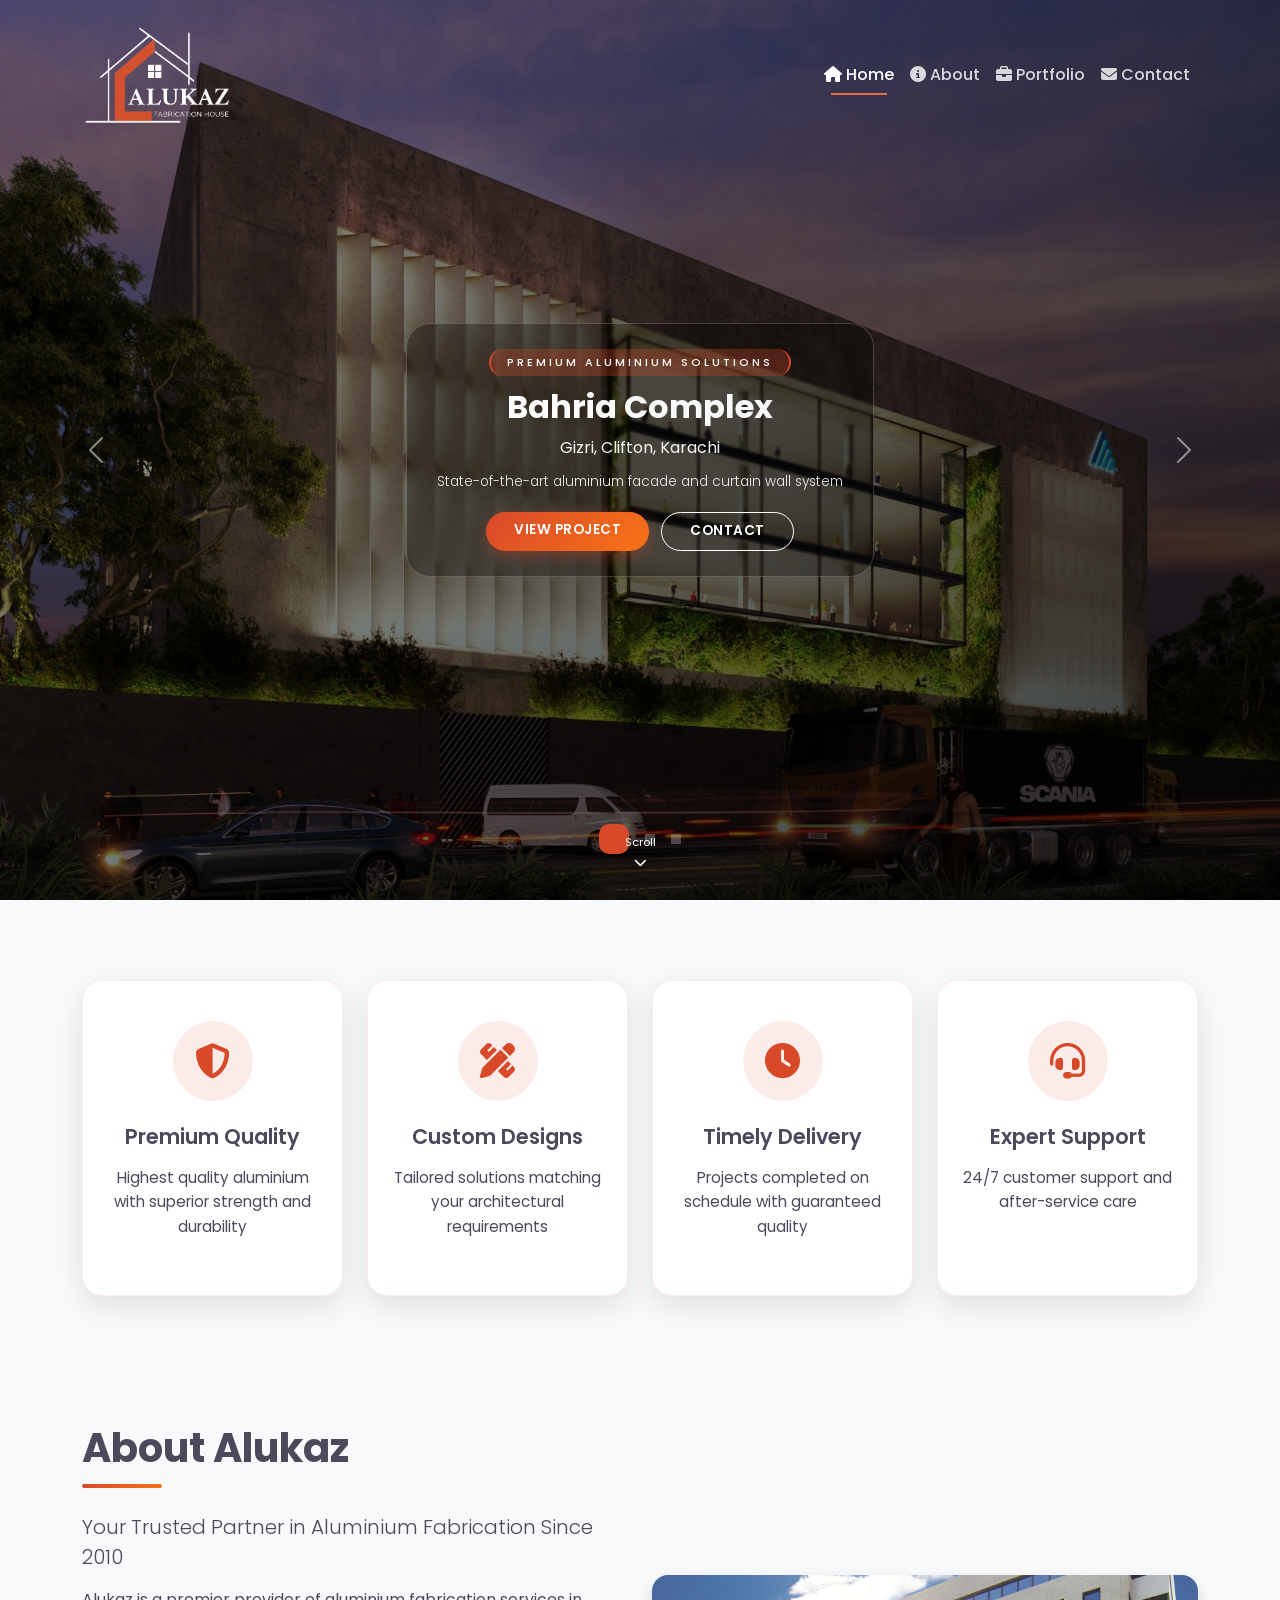
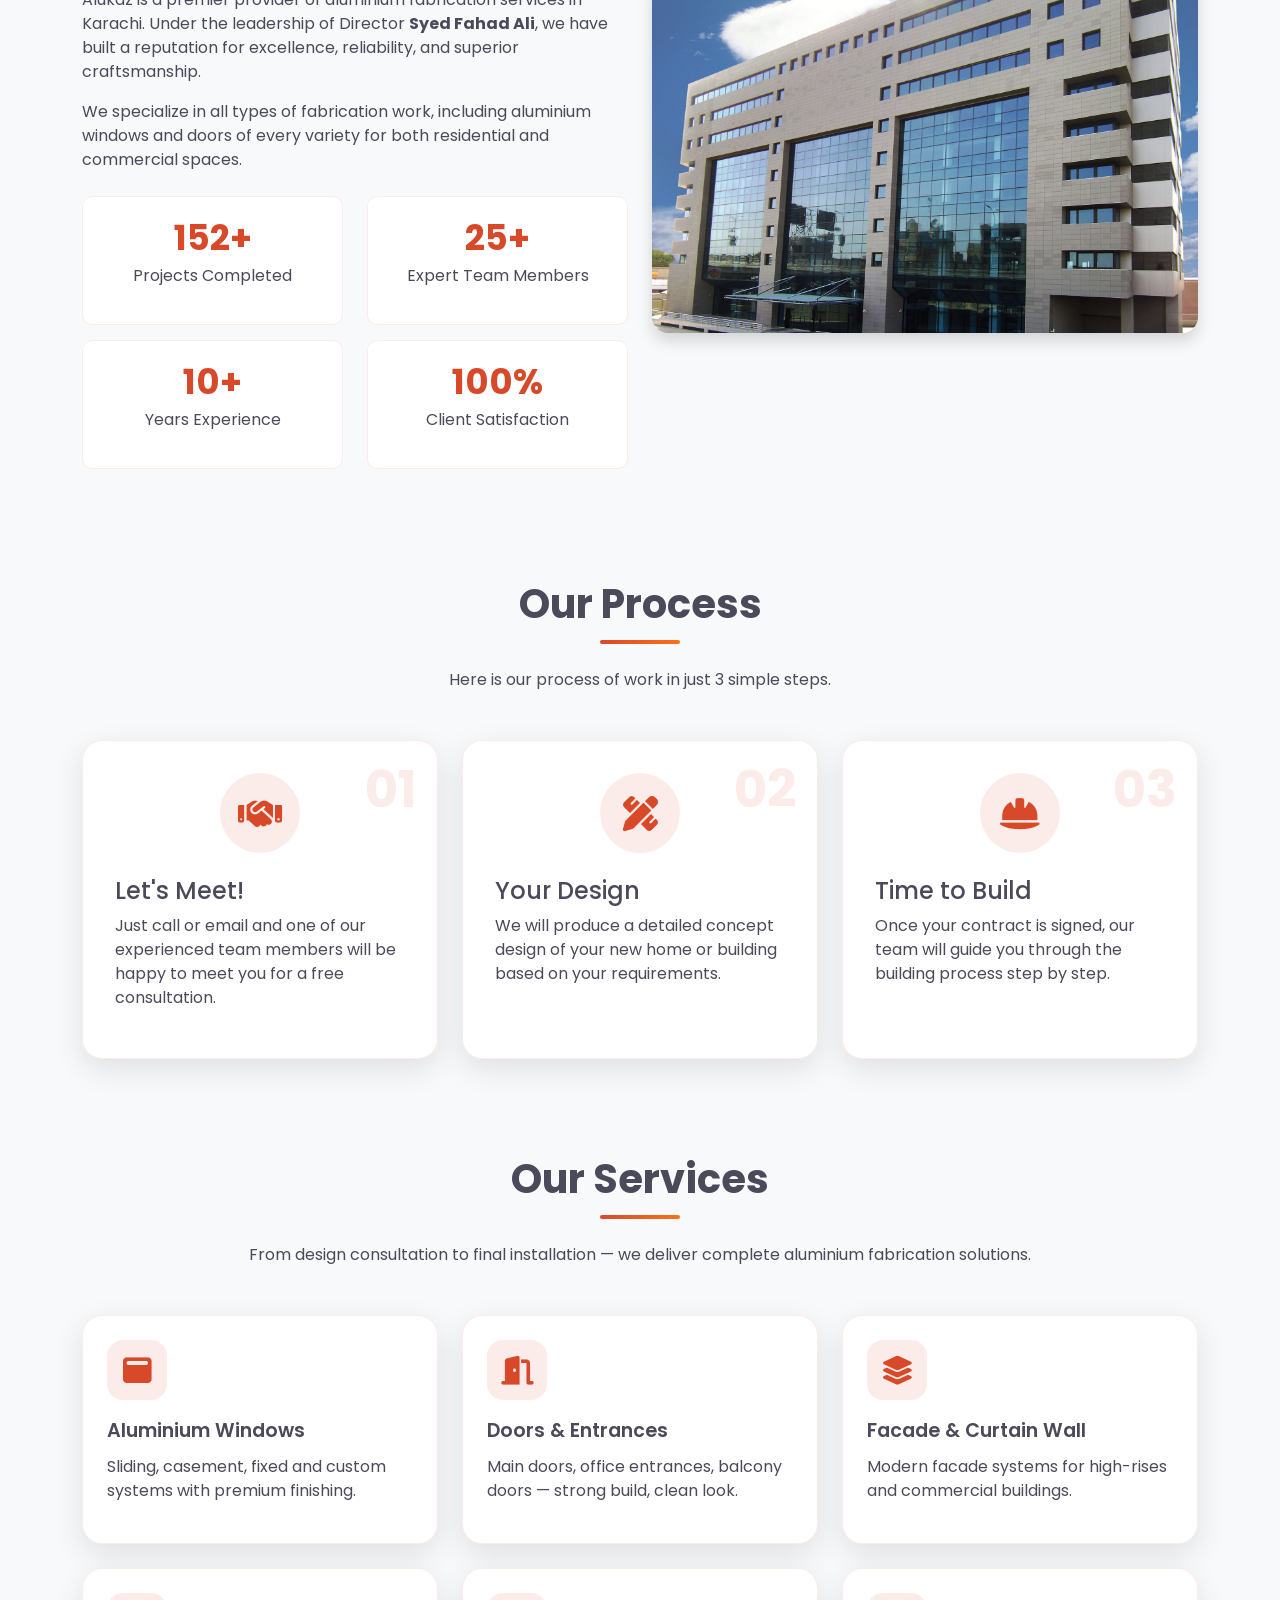
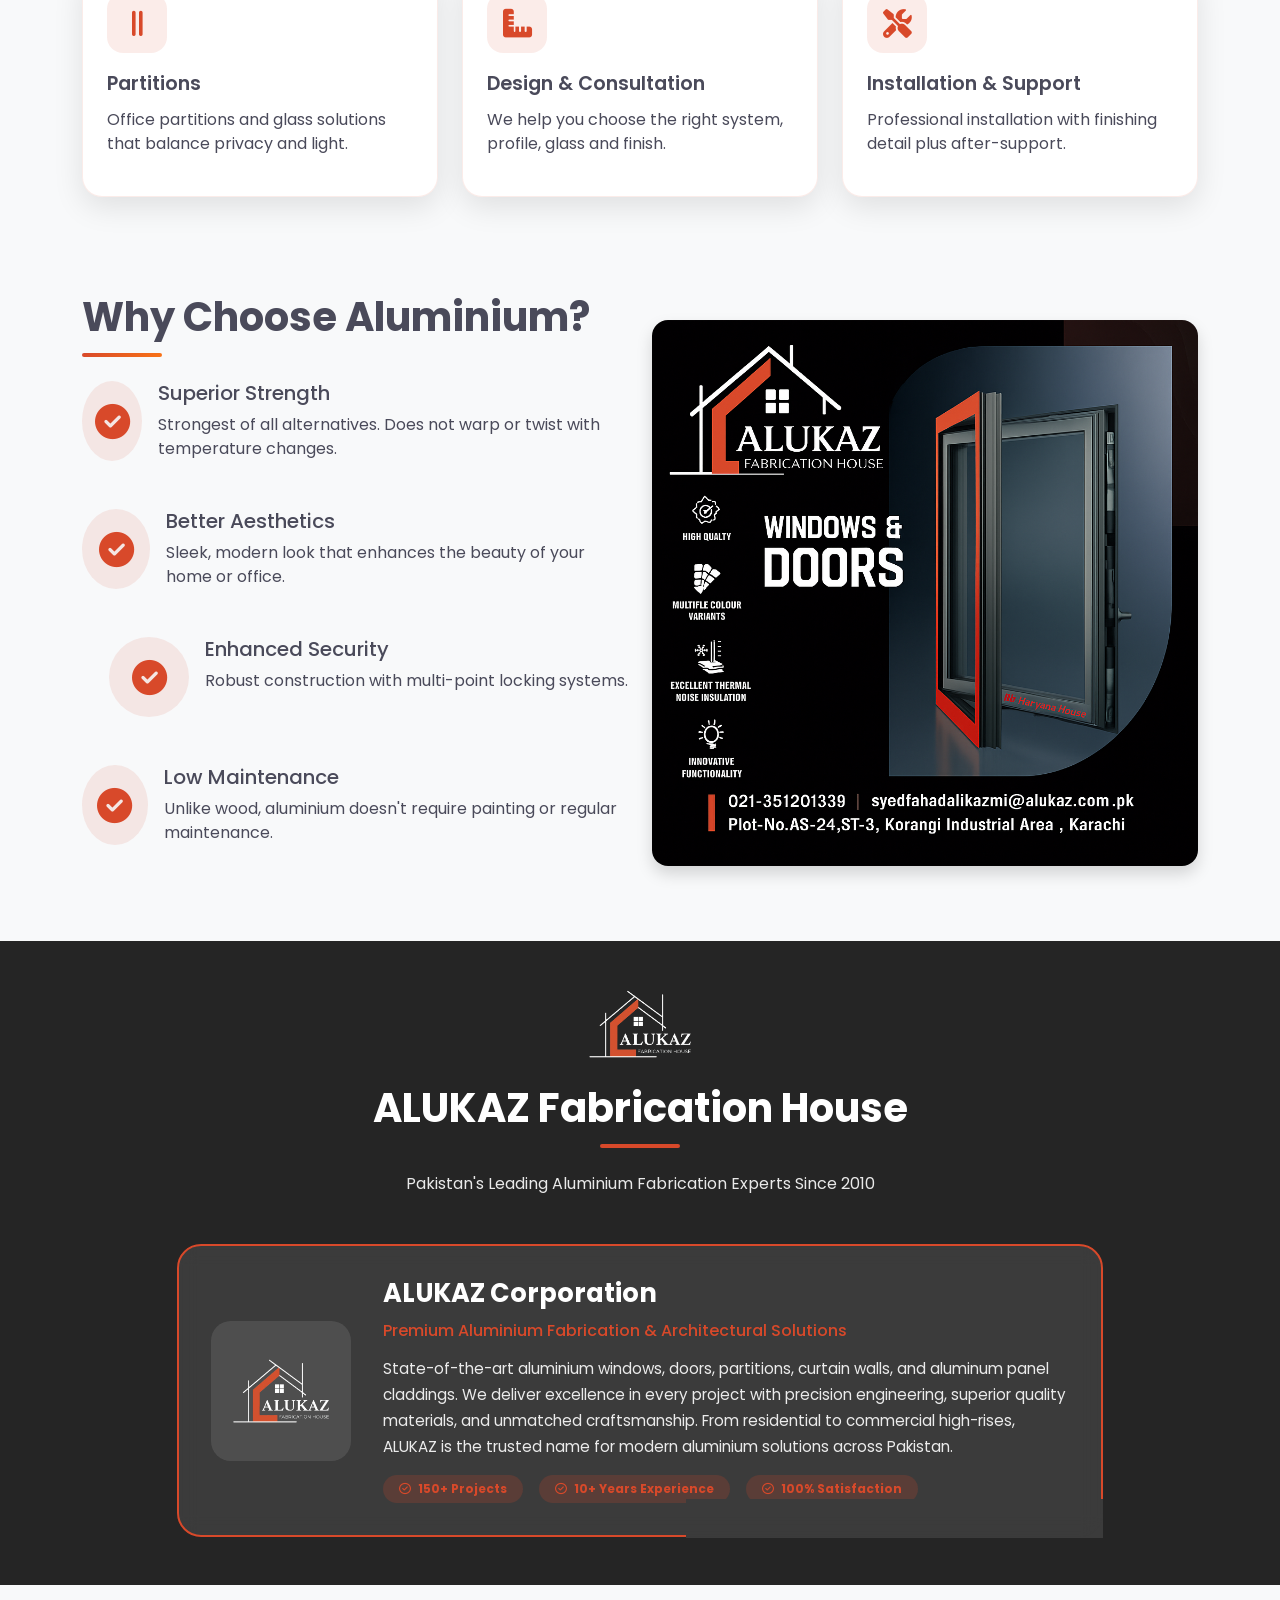
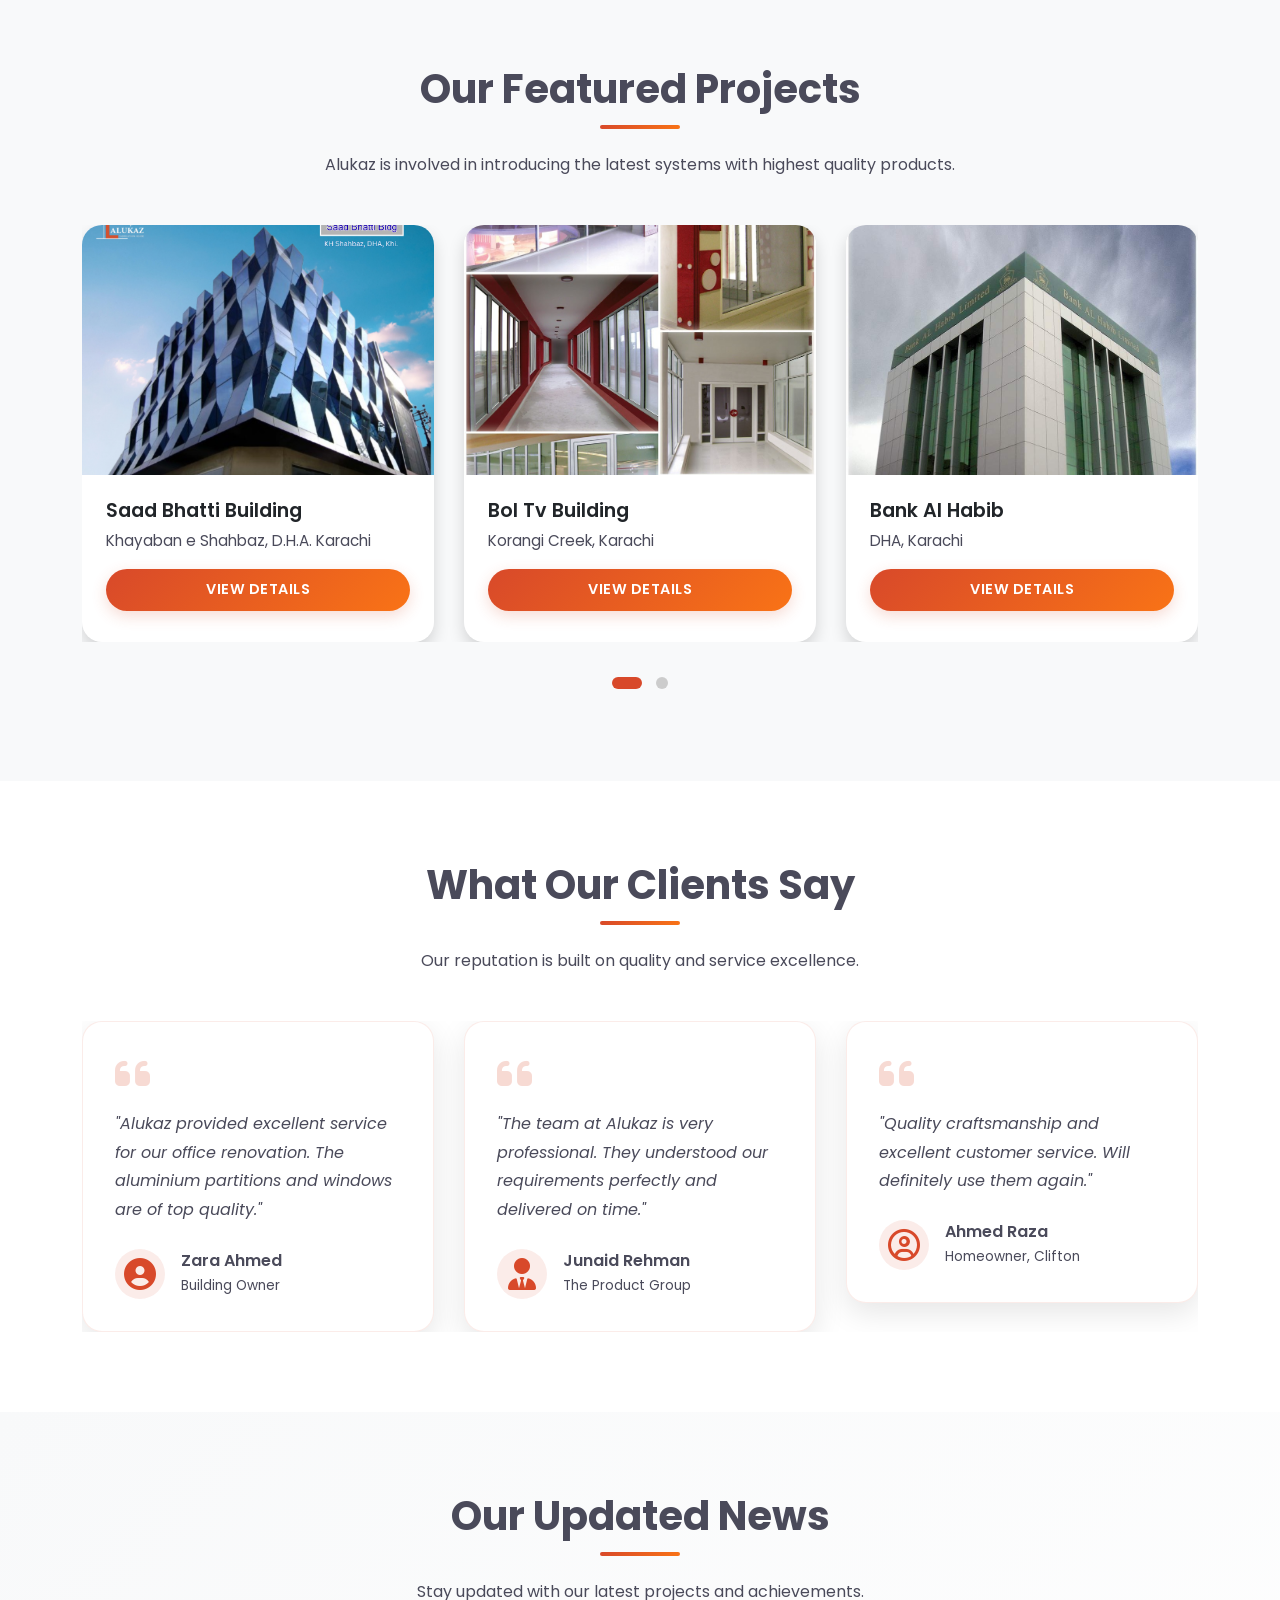
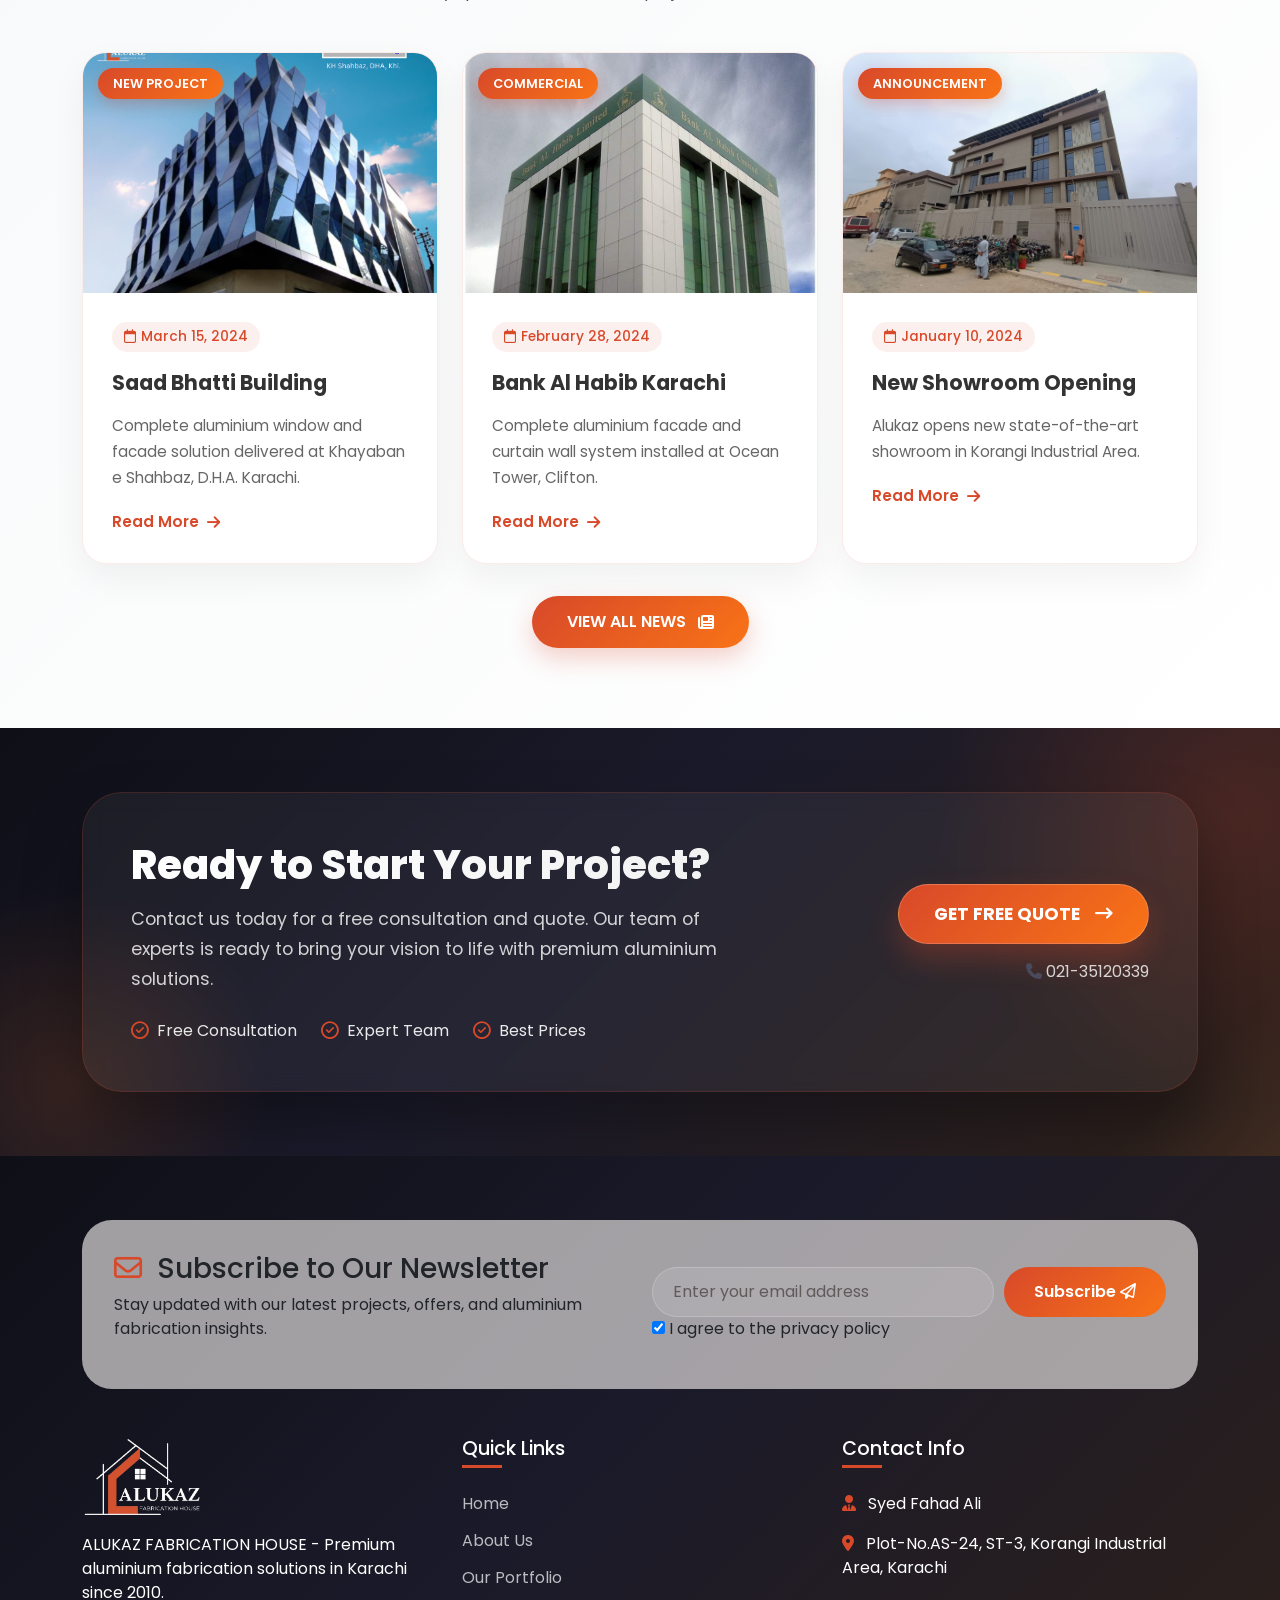
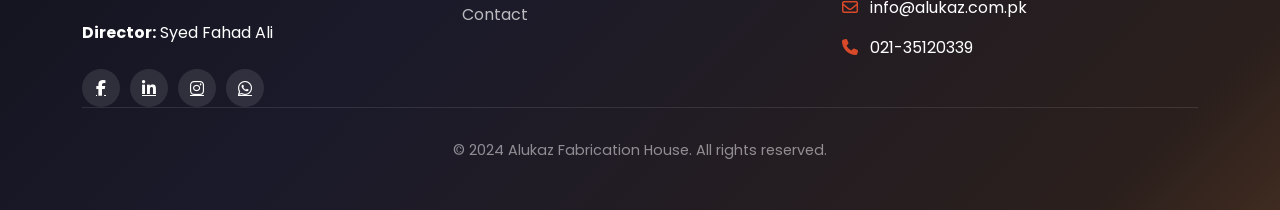
<file: index.html>
<!DOCTYPE html>
<html lang="en">
<head>
    <meta charset="UTF-8">
    <meta name="viewport" content="width=device-width, initial-scale=1.0, maximum-scale=5.0, user-scalable=yes">
    <title>Alukaz - Premium Aluminium Fabrication Solutions</title>

    <link rel="icon" type="image/png" href="images/ALUKAZ.png">
    <!-- Bootstrap CSS -->
    <link href="https://cdn.jsdelivr.net/npm/bootstrap@5.3.0/dist/css/bootstrap.min.css" rel="stylesheet">
    <!-- Font Awesome for Icons -->
    <link rel="stylesheet" href="https://cdnjs.cloudflare.com/ajax/libs/font-awesome/6.4.0/css/all.min.css">
    <!-- AOS Animation Library -->
    <link href="https://unpkg.com/aos@2.3.1/dist/aos.css" rel="stylesheet">
    <!-- Owl Carousel -->
    <link rel="stylesheet" href="https://cdnjs.cloudflare.com/ajax/libs/OwlCarousel2/2.3.4/assets/owl.carousel.min.css">
    <link rel="stylesheet" href="https://cdnjs.cloudflare.com/ajax/libs/OwlCarousel2/2.3.4/assets/owl.theme.default.min.css">
    <!-- Google Fonts -->
    <link href="https://fonts.googleapis.com/css2?family=Poppins:wght@300;400;500;600;700;800&display=swap" rel="stylesheet">
    <link href="https://fonts.googleapis.com/css2?family=Montserrat:wght@300;400;500;600;700&display=swap" rel="stylesheet">
    
    <style>
        /* ========================================
           GLOBAL VARIABLES & RESET
        ======================================== */
        :root {
            --primary: #d8492a;
            --primary-dark: #b33a1f;
            --primary-light: #e06b4a;
            --secondary: #f97316;
            --gradient: linear-gradient(135deg, #d8492a, #f97316);
            --gradient-dark: linear-gradient(135deg, #0f0f17 0%, #1a1a2a 45%, #2a1f1c 90%, #3f2b20 100%);
            --gradient-transparent: linear-gradient(135deg, rgba(216,73,42,0.95), rgba(249,115,22,0.95));
            --dark: #1e1e2f;
            --dark-light: #2a2a3a;
            --gray: #f8f9fa;
            --text: #4a4a5a;
            --light: #ffffff;
            --shadow: 0 10px 30px rgba(0,0,0,0.1);
            --shadow-hover: 0 20px 40px rgba(216,73,42,0.15);
            --transition: all 0.3s ease;
        }

        * {
            margin: 0;
            padding: 0;
            box-sizing: border-box;
        }

        html, body {
            overflow-x: hidden;
            width: 100%;
            position: relative;
            scroll-behavior: smooth;
        }

        body {
            font-family: 'Poppins', sans-serif;
            color: var(--text);
            background: var(--gray);
        }

        img {
            max-width: 100%;
            height: auto;
            display: block;
        }

        /* ========================================
           POPUP STYLES
        ======================================== */
        .popup-overlay {
            position: fixed;
            top: 0;
            left: 0;
            width: 100%;
            height: 100%;
            background: rgba(0, 0, 0, 0.85);
            backdrop-filter: blur(8px);
            -webkit-backdrop-filter: blur(8px);
            z-index: 99999;
            display: none;
            justify-content: center;
            align-items: center;
            opacity: 0;
            transition: opacity 0.3s ease;
            padding: 15px;
        }

        .popup-overlay.show {
            display: flex;
            opacity: 1;
        }

        .popup-card {
            position: relative;
            max-width: min(500px, 95%);
            width: 100%;
            margin: 0 auto;
            background: transparent;
            border-radius: clamp(15px, 4vw, 20px);
            overflow: hidden;
            box-shadow: 0 20px 40px rgba(216, 73, 42, 0.3);
            transform: scale(0.9);
            transition: transform 0.3s ease;
            border: 3px solid var(--primary);
        }

        .popup-overlay.show .popup-card {
            transform: scale(1);
        }

        .popup-close {
            position: absolute;
            top: clamp(8px, 3vw, 12px);
            right: clamp(8px, 3vw, 12px);
            width: clamp(35px, 8vw, 45px);
            height: clamp(35px, 8vw, 45px);
            background: var(--gradient);
            border: none;
            border-radius: 50%;
            color: white;
            font-size: clamp(1rem, 4vw, 1.3rem);
            cursor: pointer;
            display: flex;
            align-items: center;
            justify-content: center;
            transition: all 0.3s ease;
            z-index: 10;
            border: 2px solid white;
        }

        .popup-close:hover {
            transform: rotate(90deg) scale(1.1);
            background: var(--primary-dark);
        }

        .popup-image {
            width: 100%;
            height: auto;
            display: block;
            object-fit: cover;
        }

        /* ========================================
           NAVIGATION
        ======================================== */
        .navbar {
            background: transparent !important;
            padding: 20px 0;
            transition: var(--transition);
            position: fixed;
            width: 100%;
            top: 0;
            z-index: 1000;
        }

        .navbar.scrolled {
            background: var(--gradient-dark) !important;
            backdrop-filter: blur(10px);
            -webkit-backdrop-filter: blur(10px);
            box-shadow: 0 5px 30px rgba(0,0,0,0.5);
            padding: 15px 0;
            border-bottom-left-radius: 30px;
            border-bottom-right-radius:30px;
        }

        .navbar-brand img {
            height: 100px;
            transition: var(--transition);
        }

        .navbar.scrolled .navbar-brand img {
            height: 45px;
        }

        .nav-link {
            color: rgba(255,255,255,0.9) !important;
            font-weight: 500;
            margin: 0 8px;
            position: relative;
            font-size: 1rem;
            padding: 8px 0 !important;
            opacity: 0.9;
        }

        .nav-link::after {
            content: '';
            position: absolute;
            bottom: 0;
            left: 50%;
            transform: translateX(-50%);
            width: 0;
            height: 2px;
            background: var(--primary-light);
            transition: var(--transition);
        }

        .nav-link:hover::after,
        .nav-link.active::after {
            width: 80%;
        }

        .nav-link:hover,
        .nav-link.active {
            opacity: 1;
            color: white !important;
        }

        /* Mobile Sidebar */
        @media (max-width: 991px) {
            .navbar-collapse {
                position: fixed;
                top: 0;
                right: -100%;
                width: min(300px, 85%);
                height: 100vh;
                height: -webkit-fill-available;
                background: var(--gradient-dark);
                backdrop-filter: blur(15px);
                -webkit-backdrop-filter: blur(15px);
                padding: 100px 25px 40px;
                transition: right 0.4s cubic-bezier(0.4, 0, 0.2, 1);
                z-index: 1050;
                display: block !important;
                box-shadow: -10px 0 40px rgba(0,0,0,0.6);
                border-left: 1px solid rgba(255,255,255,0.1);
                overflow-y: auto;
            }

            .navbar-collapse.show {
                right: 0;
            }

            .navbar-nav {
                flex-direction: column;
                width: 100%;
                gap: 8px;
            }

            .nav-item {
                width: 100%;
            }

            .nav-link {
                color: white !important;
                padding: 15px 20px !important;
                margin: 0;
                border-radius: 12px;
                font-size: 1.1rem;
                background: rgba(255,255,255,0.05);
                border: 1px solid rgba(255,255,255,0.1);
                display: flex;
                align-items: center;
                gap: 12px;
                min-height: 44px;
            }

            .nav-link i {
                width: 24px;
                font-size: 1.2rem;
                color: var(--primary-light);
            }

            .nav-link:hover,
            .nav-link.active {
                background: var(--gradient);
                transform: translateX(5px);
            }

            .nav-link:hover i,
            .nav-link.active i {
                color: white;
            }

            .nav-link::after {
                display: none;
            }

            .sidebar-close {
                position: absolute;
                top: 25px;
                right: 25px;
                background: rgba(255,255,255,0.2);
                border: 1px solid rgba(255,255,255,0.3);
                color: white;
                width: 45px;
                height: 45px;
                border-radius: 50%;
                font-size: 1.3rem;
                display: flex;
                align-items: center;
                justify-content: center;
                cursor: pointer;
                transition: all 0.3s ease;
                z-index: 1060;
                backdrop-filter: blur(5px);
                -webkit-backdrop-filter: blur(5px);
                min-width: 44px;
                min-height: 44px;
            }

            .sidebar-close:hover {
                background: var(--primary);
                transform: rotate(90deg);
            }

            .sidebar-header {
                position: absolute;
                top: 25px;
                left: 25px;
                display: flex;
                align-items: center;
                gap: 10px;
                z-index: 1060;
            }

            .sidebar-header img {
                height: 40px;
                filter: brightness(0) invert(1);
            }

            .sidebar-header span {
                color: white;
                font-weight: 600;
                font-size: 1.1rem;
            }

            .sidebar-overlay {
                position: fixed;
                top: 0;
                left: 0;
                width: 100%;
                height: 100%;
                background: rgba(0,0,0,0.6);
                backdrop-filter: blur(4px);
                -webkit-backdrop-filter: blur(4px);
                z-index: 1049;
                display: none;
            }
            
            .sidebar-overlay.show {
                display: block;
            }

            .navbar-toggler {
                border: 2px solid rgba(255,255,255,0.4);
                background: rgba(0,0,0,0.3);
                padding: 8px 12px;
                border-radius: 14px;
                margin-left: auto;
                z-index: 1060;
                position: relative;
                min-height: 44px;
            }

            .navbar-toggler:focus {
                box-shadow: none;
                outline: none;
            }

            .navbar-toggler-icon {
                filter: brightness(0) invert(1);
            }
        }

        @media (min-width: 992px) {
            .navbar-collapse {
                display: flex !important;
                flex-basis: auto;
                position: static;
                background: transparent;
            }
            .sidebar-close, .sidebar-overlay, .sidebar-header {
                display: none !important;
            }
        }

        /* Body when sidebar is open */
        body.sidebar-open {
            overflow: hidden;
            position: fixed;
            width: 100%;
            height: 100%;
            top: 0;
            left: 0;
            right: 0;
        }

       /* ========================================
   HERO SECTION - REDUCED TEXT SIZE
======================================== */
.hero-section {
    height: 100vh;
    height: 100dvh;
    min-height: 540px;
    max-height: 920px;
    position: relative;
    overflow: hidden;
}

#heroCarousel,
.carousel-inner,
.carousel-item {
    height: 100%;
}

.carousel-item {
    position: relative;
}

.carousel-item::after {
    content: '';
    position: absolute;
    top: 0;
    left: 0;
    right: 0;
    bottom: 0;
    background: linear-gradient(135deg, rgba(0,0,0,0.3), rgba(0,0,0,0.8));
    z-index: 1;
}

.carousel-item img {
    height: 100%;
    width: 100%;
    object-fit: cover;
    object-position: center;
    animation: zoomEffect 12s ease infinite alternate;
}

@keyframes zoomEffect {
    from { transform: scale(1); }
    to { transform: scale(1.1); }
}

.carousel-caption {
    position: absolute;
    top: 0;
    left: 0;
    right: 0;
    bottom: 0;
    display: flex !important;
    align-items: center;
    justify-content: center;
    text-align: center;
    z-index: 2;
    padding: 0 20px;
}

.caption-content {
    max-width: 800px;
    color: white;
    animation: fadeInUp 1s ease;
    padding: 25px 30px;
    background: rgba(0,0,0,0.3);
    border: 1px solid rgba(255,255,255,0.2);
    border-radius: 24px;
    backdrop-filter: blur(1px);
    -webkit-backdrop-filter: blur(4px);
}

.slide-subtitle {
    display: inline-block;
    font-size: 11px;
    font-weight: 500;
    letter-spacing: 3px;
    text-transform: uppercase;
    margin-bottom: 12px;
    padding: 5px 16px;
    background: rgba(216, 73, 42, 0.3);
    border-radius: 50px;
    border-left: 2px solid var(--primary);
    border-right: 2px solid var(--primary);
    color: white;
}

.caption-content h1 {
    font-size: 2rem;
    font-weight: 700;
    margin-bottom: 10px;
    line-height: 1.2;
    background: linear-gradient(135deg, #ffffff, #f5f5f5);
    -webkit-background-clip: text;
    -webkit-text-fill-color: transparent;
    background-clip: text;
}

.caption-content .lead {
    font-size: 1rem !important;
    font-weight: 400;
    margin-bottom: 12px;
    color: rgba(255,255,255,0.95);
}

.slide-description p {
    font-size: 0.85rem;
    line-height: 1.5;
    font-weight: 300;
    color: rgba(255,255,255,0.9);
    max-width: 600px;
    margin: 0 auto;
}

.slide-buttons {
    margin-top: 20px;
    display: flex;
    gap: 12px;
    justify-content: center;
    flex-wrap: wrap;
}

.btn-hero {
    padding: 8px 28px;
    font-size: 0.85rem;
    font-weight: 600;
    border-radius: 50px;
    transition: all 0.4s ease;
    text-transform: uppercase;
    letter-spacing: 0.5px;
    text-decoration: none;
    display: inline-block;
}

.btn-hero-primary {
    background: var(--gradient);
    color: white;
    border: none;
    box-shadow: 0 5px 15px rgba(216,73,42,0.4);
}

.btn-hero-primary:hover {
    transform: translateY(-3px);
    box-shadow: 0 10px 25px rgba(216,73,42,0.6);
}

.btn-hero-outline {
    background: transparent;
    color: white;
    border: 1.5px solid white;
}

.btn-hero-outline:hover {
    background: white;
    color: var(--primary);
    transform: translateY(-3px);
}

.carousel-indicators {
    bottom: 30px;
    gap: 10px;
}

.carousel-indicators button {
    width: 10px !important;
    height: 10px !important;
    border-radius: 10px !important;
    background-color: rgba(255,255,255,0.5) !important;
    transition: all 0.4s ease !important;
}

.carousel-indicators button.active {
    width: 30px !important;
    background: var(--primary) !important;
}

.scroll-indicator {
    position: absolute;
    bottom: 30px;
    left: 50%;
    transform: translateX(-50%);
    z-index: 10;
    color: white;
    display: flex;
    flex-direction: column;
    align-items: center;
    gap: 6px;
    animation: bounce 2.5s infinite;
    font-size: 0.7rem;
}

.scroll-indicator i {
    font-size: 0.8rem;
}

@keyframes bounce {
    0%, 20%, 50%, 80%, 100% { transform: translateX(-50%) translateY(0); }
    40% { transform: translateX(-50%) translateY(-15px); }
    60% { transform: translateX(-50%) translateY(-8px); }
}

/* Tablet Responsive */
@media (max-width: 992px) {
    .caption-content {
        padding: 20px 25px;
        max-width: 85%;
    }
    .caption-content h1 {
        font-size: 1.8rem;
    }
    .caption-content .lead {
        font-size: 0.9rem !important;
    }
    .slide-description p {
        font-size: 0.8rem;
    }
    .btn-hero {
        padding: 7px 22px;
        font-size: 0.8rem;
    }
    .slide-subtitle {
        font-size: 10px;
        letter-spacing: 2px;
        padding: 4px 14px;
        margin-bottom: 10px;
    }
}

/* Mobile Responsive */
@media (max-width: 768px) {
    .caption-content {
        padding: 16px 20px;
        max-width: 90%;
        border-radius: 20px;
    }
    .caption-content h1 {
        font-size: 1.4rem;
        margin-bottom: 6px;
    }
    .caption-content .lead {
        font-size: 0.75rem !important;
        margin-bottom: 8px;
    }
    .slide-description p {
        font-size: 0.7rem;
        line-height: 1.4;
    }
    .slide-buttons {
        margin-top: 12px;
        gap: 10px;
    }
    .btn-hero {
        padding: 6px 18px;
        font-size: 0.7rem;
        border-radius: 40px;
    }
    .slide-subtitle {
        font-size: 9px;
        letter-spacing: 2px;
        padding: 3px 12px;
        margin-bottom: 8px;
    }
    .carousel-indicators {
        bottom: 20px;
    }
    .scroll-indicator {
        bottom: 20px;
        font-size: 0.6rem;
    }
}

/* Small Mobile Responsive */
@media (max-width: 576px) {
    .caption-content {
        padding: 12px 16px;
        max-width: 95%;
        border-radius: 16px;
    }
    .caption-content h1 {
        font-size: 1.2rem;
        margin-bottom: 4px;
    }
    .caption-content .lead {
        font-size: 0.65rem !important;
        margin-bottom: 6px;
    }
    .slide-description p {
        font-size: 0.6rem;
        line-height: 1.3;
    }
    .slide-buttons {
        margin-top: 10px;
        gap: 8px;
    }
    .btn-hero {
        padding: 5px 14px;
        font-size: 0.6rem;
        border-radius: 30px;
    }
    .slide-subtitle {
        font-size: 8px;
        letter-spacing: 1.5px;
        padding: 2px 10px;
        margin-bottom: 6px;
    }
}

/* ========================================
   SECTION TITLES
======================================== */
.section-title {
    font-size: 2.5rem;
    font-weight: 700;
    margin-bottom: 1.5rem;
    text-align: center;
    position: relative;
    padding-bottom: 1rem;
}

.section-title::after {
    content: '';
    position: absolute;
    bottom: 0;
    left: 50%;
    transform: translateX(-50%);
    width: 80px;
    height: 4px;
    background: var(--gradient);
    border-radius: 2px;
}

.section-title.text-start::after {
    left: 0;
    transform: none;
}

@media (max-width: 768px) {
    .section-title {
        font-size: 1.8rem;
    }
}

@media (max-width: 576px) {
    .section-title {
        font-size: 1.5rem;
    }
}
        /* ========================================
           FEATURE CARDS
        ======================================== */
        .features-section {
            padding: 5rem 0;
        }

        .feature-card {
            background: white;
            border-radius: 20px;
            box-shadow: var(--shadow);
            transition: var(--transition);
            text-align: center;
            height: 100%;
            padding: 2.5rem 1.5rem;
            border: 1px solid rgba(216,73,42,0.1);
        }

        .feature-card:hover {
            transform: translateY(-10px);
            box-shadow: var(--shadow-hover);
        }

        .feature-icon {
            width: 80px;
            height: 80px;
            background: rgba(216,73,42,0.1);
            border-radius: 50%;
            display: flex;
            align-items: center;
            justify-content: center;
            margin: 0 auto 1.5rem;
            transition: var(--transition);
        }

        .feature-card:hover .feature-icon {
            background: var(--gradient);
            transform: rotateY(360deg);
        }

        .feature-icon i {
            font-size: 2.2rem;
            color: var(--primary);
            transition: var(--transition);
        }

        .feature-card:hover .feature-icon i {
            color: white;
        }

        .feature-card h4 {
            font-size: 1.3rem;
            font-weight: 600;
            margin-bottom: 1rem;
        }

        .feature-card p {
            color: var(--text);
            font-size: 0.95rem;
            line-height: 1.6;
        }

        /* ========================================
           STAT BOXES
        ======================================== */
        .stat-box {
            text-align: center;
            padding: 20px 15px;
            background: white;
            border-radius: 10px;
            margin-bottom: 15px;
            transition: var(--transition);
            border: 1px solid rgba(216,73,42,0.1);
        }

        .stat-box:hover {
            transform: translateY(-5px);
            box-shadow: 0 10px 25px rgba(216,73,42,0.15);
            border-color: var(--primary);
        }

        .stat-number {
            font-size: 2.2rem;
            font-weight: 700;
            margin-bottom: 5px;
            color: var(--primary) !important;
        }

        /* ========================================
           PROCESS SECTION
        ======================================== */
        .process-card {
            background: white;
            border-radius: 20px;
            transition: var(--transition);
            position: relative;
            overflow: hidden;
            border: 1px solid rgba(216,73,42,0.1);
            box-shadow: var(--shadow);
            padding: 2rem;
            height: 100%;
        }

        .process-card:hover {
            transform: translateY(-10px);
            box-shadow: var(--shadow-hover);
            border-color: var(--primary);
        }

        .step-number {
            position: absolute;
            top: 10px;
            right: 20px;
            font-size: 3.2rem;
            font-weight: 700;
            color: rgba(216,73,42,0.1);
        }

        .icon-circle {
            width: 80px;
            height: 80px;
            background: rgba(216,73,42,0.1);
            border-radius: 50%;
            display: flex;
            align-items: center;
            justify-content: center;
            margin: 0 auto 1.5rem;
            transition: var(--transition);
        }

        .process-card:hover .icon-circle {
            background: var(--gradient);
        }

        .process-card:hover .icon-circle i {
            color: white;
        }

        .icon-circle i {
            font-size: 2.2rem;
            color: var(--primary);
            transition: var(--transition);
        }

        /* ========================================
           SERVICES SECTION
        ======================================== */
        .service-card {
            background: white;
            border-radius: 20px;
            border: 1px solid rgba(216,73,42,0.1);
            box-shadow: var(--shadow);
            transition: var(--transition);
            padding: 1.5rem;
            height: 100%;
            position: relative;
            overflow: hidden;
        }

        .service-card::before {
            content: '';
            position: absolute;
            top: 0;
            left: 0;
            right: 0;
            height: 3px;
            background: var(--gradient);
            transform: scaleX(0);
            transition: transform 0.4s ease;
        }

        .service-card:hover {
            transform: translateY(-10px);
            box-shadow: var(--shadow-hover);
        }

        .service-card:hover::before {
            transform: scaleX(1);
        }

        .service-icon {
            width: 60px;
            height: 60px;
            background: rgba(216,73,42,0.1);
            border-radius: 16px;
            display: flex;
            align-items: center;
            justify-content: center;
            margin-bottom: 1.2rem;
        }

        .service-icon i {
            font-size: 1.8rem;
            color: var(--primary);
        }

        .service-card h5 {
            font-size: 1.2rem;
            font-weight: 600;
            margin-bottom: 0.8rem;
        }

        /* ========================================
   MEMBERS SECTION - FIXED LOGO SIZE
======================================== */
.members-section {
    position: relative;
    background: url('images/groupBg.jpg') center/cover fixed;
    padding: 5rem 0;
    z-index: 1;
}

.members-section::before {
    content: '';
    position: absolute;
    top: 0;
    left: 0;
    right: 0;
    bottom: 0;
    background: rgba(0,0,0,0.85);
    z-index: -1;
}

.top-logo {
    max-height: 70px;
    width: auto;
    margin: 0 auto 25px;
    display: block;
}

.members-section .section-title {
    color: white;
}

.members-section .section-title::after {
    background: var(--primary);
}

.member-card {
    background: rgba(255,255,255,0.1);
    backdrop-filter: blur(10px);
    -webkit-backdrop-filter: blur(10px);
    border-radius: 24px;
    border: 2px solid var(--primary);
    padding: 2rem;
    transition: var(--transition);
}

.member-card:hover {
    transform: translateY(-10px);
    border-color: var(--secondary);
    background: rgba(255,255,255,0.15);
    box-shadow: 0 20px 40px rgba(216,73,42,0.3);
}

.member-logo {
    width: 140px;
    height: 140px;
    min-width: 140px;
    display: flex;
    align-items: center;
    justify-content: center;
    background: rgba(255,255,255,0.1);
    border-radius: 20px;
    padding: 20px;
    margin-right: 2rem;
    transition: all 0.3s ease;
}

.member-logo img {
    width: 100%;
    height: 100%;
    max-width: 100px;
    max-height: 100px;
    object-fit: contain;
    /* filter: brightness(0) invert(1); */
}

.member-card h4 {
    color: white;
    font-size: 1.6rem;
    font-weight: 700;
    margin-bottom: 0.5rem;
}

.member-card .company-subtitle {
    color: var(--primary);
    font-size: 1rem;
    font-weight: 500;
    margin-bottom: 0.75rem;
}

.member-card p {
    color: rgba(255,255,255,0.9);
    font-size: 0.95rem;
    line-height: 1.7;
}

/* Responsive */
@media (max-width: 992px) {
    .member-logo {
        width: 130px;
        height: 130px;
        min-width: 130px;
        padding: 18px;
        margin-right: 1.5rem;
    }
    
    .member-logo img {
        max-width: 90px;
        max-height: 90px;
    }
    
    .member-card h4 {
        font-size: 1.5rem;
    }
}

@media (max-width: 768px) {
    .member-card {
        flex-direction: column !important;
        text-align: center;
        padding: 1.8rem;
    }
    
    .member-logo {
        margin-right: 0 !important;
        margin-bottom: 1.5rem;
        width: 120px;
        height: 120px;
        min-width: 120px;
    }
    
    .member-logo img {
        max-width: 80px;
        max-height: 80px;
    }
    
    .member-card h4 {
        font-size: 1.4rem;
    }
}

@media (max-width: 576px) {
    .member-logo {
        width: 100px;
        height: 100px;
        min-width: 100px;
        padding: 15px;
    }
    
    .member-logo img {
        max-width: 70px;
        max-height: 70px;
    }
    
    .member-card h4 {
        font-size: 1.3rem;
    }
    
    .company-subtitle {
        font-size: 0.9rem;
    }
    
    .member-card p {
        font-size: 0.85rem;
    }
}

        /* ========================================
           FEATURED PROJECTS
        ======================================== */
        .featured-projects {
            padding: 5rem 0;
            background: var(--gray);
        }

        .featured-projects .card {
            border-radius: 20px;
            overflow: hidden;
            transition: var(--transition);
            height: 100%;
            border: 1px solid rgba(216,73,42,0.1);
        }

        .featured-projects .card:hover {
            transform: translateY(-10px);
            box-shadow: var(--shadow-hover);
        }

        .featured-projects .card-img-top {
            height: 250px;
            object-fit: cover;
            transition: transform 0.5s ease;
        }

        .featured-projects .card:hover .card-img-top {
            transform: scale(1.05);
        }

        .featured-projects .card-body {
            padding: 1.5rem;
        }

        .featured-projects .card-title {
            font-size: 1.2rem;
            font-weight: 600;
            margin-bottom: 0.5rem;
        }

        .featured-projects .card-text {
            color: var(--text);
            font-size: 0.95rem;
            margin-bottom: 1rem;
        }

        /* Project Button - Themed */
        .project-btn {
            background: var(--gradient);
            color: white;
            border: none;
            padding: 10px 20px;
            border-radius: 30px;
            font-weight: 600;
            font-size: 0.9rem;
            text-transform: uppercase;
            letter-spacing: 0.5px;
            transition: all 0.3s ease;
            position: relative;
            overflow: hidden;
            z-index: 1;
            box-shadow: 0 5px 15px rgba(216,73,42,0.2);
            width: 100%;
            display: inline-block;
            text-align: center;
            text-decoration: none;
        }

        .project-btn::before {
            content: '';
            position: absolute;
            top: 0;
            left: -100%;
            width: 100%;
            height: 100%;
            background: linear-gradient(135deg, #f97316, #d8492a);
            transition: left 0.4s ease;
            z-index: -1;
        }

        .project-btn:hover {
            transform: translateY(-3px);
            box-shadow: 0 8px 25px rgba(216,73,42,0.4);
            color: white;
        }

        .project-btn:hover::before {
            left: 0;
        }

        /* ========================================
           TESTIMONIALS
        ======================================== */
        .testimonials-section {
            padding: 5rem 0;
            background: white;
        }

        .testimonial-card {
            background: white;
            border-radius: 20px;
            padding: 2rem;
            box-shadow: var(--shadow);
            transition: var(--transition);
            height: 100%;
            border: 1px solid rgba(216,73,42,0.1);
        }

        .testimonial-card:hover {
            transform: translateY(-10px);
            box-shadow: var(--shadow-hover);
            border-color: var(--primary);
        }

        .quote-icon i {
            color: var(--primary);
            opacity: 0.2;
            font-size: 2.5rem;
            margin-bottom: 1rem;
        }

        .testimonial-text {
            font-size: 1rem;
            line-height: 1.8;
            color: var(--text);
            margin-bottom: 1.5rem;
            font-style: italic;
        }

        .client-avatar {
            width: 50px;
            height: 50px;
            background: rgba(216,73,42,0.1);
            border-radius: 50%;
            display: flex;
            align-items: center;
            justify-content: center;
            margin-right: 1rem;
        }

        .client-avatar i {
            font-size: 2rem;
            color: var(--primary);
        }

        .client-info h6 {
            font-size: 1rem;
            font-weight: 600;
            margin-bottom: 0.2rem;
        }

        .client-info small {
            color: var(--text);
            font-size: 0.85rem;
        }

        /* ========================================
           NEWS SECTION - THEMED
        ======================================== */
        .news-section {
            padding: 5rem 0;
            background: linear-gradient(135deg, #f8f9fa 0%, #ffffff 100%);
            position: relative;
        }

        .news-card {
            background: white;
            border-radius: 24px;
            overflow: hidden;
            box-shadow: 0 15px 35px rgba(0,0,0,0.05);
            transition: all 0.4s ease;
            height: 100%;
            border: 1px solid rgba(216,73,42,0.1);
        }

        .news-card:hover {
            transform: translateY(-15px);
            box-shadow: 0 30px 50px rgba(216,73,42,0.15);
            border-color: var(--primary);
        }

        .news-img-wrapper {
            height: 240px;
            overflow: hidden;
            position: relative;
        }

        .news-img-wrapper img {
            width: 100%;
            height: 100%;
            object-fit: cover;
            transition: transform 0.6s ease;
        }

        .news-card:hover .news-img-wrapper img {
            transform: scale(1.1);
        }

        .news-category {
            position: absolute;
            top: 15px;
            left: 15px;
            background: var(--gradient);
            color: white;
            padding: 6px 15px;
            border-radius: 30px;
            font-size: 0.8rem;
            font-weight: 600;
            text-transform: uppercase;
            z-index: 2;
            box-shadow: 0 5px 15px rgba(216,73,42,0.3);
        }

        .news-content {
            padding: 1.8rem;
        }

        .news-date {
            color: var(--primary);
            font-size: 0.85rem;
            font-weight: 500;
            margin-bottom: 1rem;
            display: inline-flex;
            align-items: center;
            background: rgba(216,73,42,0.08);
            padding: 5px 12px;
            border-radius: 30px;
        }

        .news-date i {
            color: var(--primary);
            margin-right: 5px;
        }

        .news-title {
            font-size: 1.3rem;
            font-weight: 700;
            margin-bottom: 1rem;
            color: #333;
            line-height: 1.4;
            transition: color 0.3s ease;
        }

        .news-card:hover .news-title {
            color: var(--primary);
        }

        .news-text {
            color: #666;
            line-height: 1.7;
            font-size: 0.95rem;
            margin-bottom: 1.2rem;
        }

        .news-link {
            color: var(--primary);
            text-decoration: none;
            font-weight: 600;
            font-size: 0.95rem;
            display: inline-flex;
            align-items: center;
            transition: all 0.3s ease;
            position: relative;
            gap: 8px;
        }

        .news-link::after {
            content: '';
            position: absolute;
            bottom: -2px;
            left: 0;
            width: 0;
            height: 2px;
            background: var(--gradient);
            transition: width 0.3s ease;
        }

        .news-link:hover {
            color: var(--secondary);
            gap: 12px;
        }

        .news-link:hover::after {
            width: 100%;
        }

        .btn-news-view-all {
            display: inline-flex;
            align-items: center;
            gap: 12px;
            background: var(--gradient);
            color: white;
            padding: 14px 35px;
            border-radius: 60px;
            font-weight: 600;
            text-transform: uppercase;
            text-decoration: none;
            transition: all 0.4s ease;
            box-shadow: 0 10px 25px rgba(216,73,42,0.25);
            margin-top: 2rem;
        }

        .btn-news-view-all:hover {
            transform: translateY(-5px);
            box-shadow: 0 20px 40px rgba(216,73,42,0.4);
            color: white;
        }

        /* ========================================
           CTA SECTION - THEMED
        ======================================== */
        .cta-section {
            background: var(--gradient-dark);
            position: relative;
            overflow: hidden;
            padding: 4rem 0;
        }

        .cta-section::before {
            content: '';
            position: absolute;
            top: -50%;
            right: -20%;
            width: 600px;
            height: 600px;
            background: radial-gradient(circle, rgba(216,73,42,0.2) 0%, transparent 70%);
            border-radius: 50%;
            animation: float 10s ease-in-out infinite;
        }

        .cta-section::after {
            content: '';
            position: absolute;
            bottom: -30%;
            left: -10%;
            width: 400px;
            height: 400px;
            background: radial-gradient(circle, rgba(249,115,22,0.15) 0%, transparent 70%);
            border-radius: 50%;
            animation: floatReverse 12s ease-in-out infinite;
        }

        @keyframes float {
            0%,100%{transform:translate(0,0)}50%{transform:translate(20px,20px)}
        }
        @keyframes floatReverse {
            0%,100%{transform:translate(0,0)}50%{transform:translate(-20px,-30px)}
        }

        .cta-wrapper {
            background: rgba(255,255,255,0.05);
            backdrop-filter: blur(10px);
            -webkit-backdrop-filter: blur(10px);
            border: 1px solid rgba(216,73,42,0.2);
            border-radius: 40px;
            padding: 3rem;
            position: relative;
            z-index: 1;
            box-shadow: 0 30px 60px rgba(0,0,0,0.3);
        }

        .cta-title {
            font-size: 2.5rem;
            font-weight: 800;
            color: white;
            margin-bottom: 1rem;
            background: linear-gradient(135deg, #ffffff, #f0f0f0);
            -webkit-background-clip: text;
            -webkit-text-fill-color: transparent;
            background-clip: text;
        }

        .cta-description {
            font-size: 1.1rem;
            color: rgba(255,255,255,0.8);
            max-width: 600px;
            line-height: 1.7;
        }

        .cta-feature {
            display: flex;
            align-items: center;
            gap: 8px;
            color: rgba(255,255,255,0.9);
        }

        .cta-feature i {
            color: var(--primary);
            font-size: 1.1rem;
        }

        .btn-cta {
            display: inline-flex;
            align-items: center;
            gap: 15px;
            background: var(--gradient);
            color: white;
            padding: 16px 35px;
            border-radius: 60px;
            font-weight: 700;
            font-size: 1.1rem;
            text-transform: uppercase;
            text-decoration: none;
            transition: all 0.4s ease;
            box-shadow: 0 15px 30px rgba(216,73,42,0.3);
            border: 1px solid rgba(255,255,255,0.2);
        }

        .btn-cta:hover {
            transform: translateY(-5px) scale(1.05);
            box-shadow: 0 25px 45px rgba(216,73,42,0.5);
            color: white;
        }

        .cta-phone a {
            color: rgba(255,255,255,0.8);
            text-decoration: none;
            transition: color 0.3s ease;
        }

        .cta-phone a:hover {
            color: var(--primary);
        }

        /* ========================================
           FOOTER
        ======================================== */
        footer {
            background: var(--gradient-dark);
            color: white;
            padding: 4rem 0 2rem;
        }

        .footer-logo img {
            height: 80px;
            /* filter: brightness(0) invert(1); */
            margin-bottom: 1rem;
        }

        .footer-widget h5 {
            color: white;
            font-size: 1.2rem;
            margin-bottom: 1.5rem;
            position: relative;
            padding-bottom: 0.5rem;
        }

        .footer-widget h5::after {
            content: '';
            position: absolute;
            bottom: 0;
            left: 0;
            width: 40px;
            height: 3px;
            background: var(--primary);
        }

        .footer-links {
            list-style: none;
            padding: 0;
        }

        .footer-links li {
            margin-bottom: 0.8rem;
        }

        .footer-links a {
            color: rgba(255,255,255,0.7);
            text-decoration: none;
            transition: var(--transition);
        }

        .footer-links a:hover {
            color: var(--primary);
            padding-left: 5px;
        }

        .social-links {
            display: flex;
            gap: 10px;
            margin-top: 1.5rem;
            flex-wrap: wrap;
        }

        .social-links a {
            width: 38px;
            height: 38px;
            background: rgba(255,255,255,0.1);
            border-radius: 50%;
            display: flex;
            align-items: center;
            justify-content: center;
            color: white;
            transition: var(--transition);
        }

        .social-links a:hover {
            background: var(--primary);
            transform: translateY(-5px);
        }

        .newsletter-section {
            background: rgba(223, 218, 218, 0.705);
            border-radius: 30px;
            padding: 2rem;
            margin-bottom: 3rem;
        }

        .newsletter-form {
            display: flex;
            gap: 10px;
            flex-wrap: wrap;
        }

        .newsletter-form .form-control {
            flex: 1;
            min-width: 250px;
            background: rgba(255,255,255,0.1);
            border: 1px solid rgba(255,255,255,0.2);
            color: rgb(0, 0, 0);
            padding: 12px 20px;
            border-radius: 50px;
        }

        .newsletter-form .form-control::placeholder {
            color: rgba(80, 77, 77, 0.849);
        }

        .btn-newsletter {
            padding: 12px 30px;
            background: var(--gradient);
            color: white;
            border: none;
            border-radius: 50px;
            font-weight: 600;
            transition: var(--transition);
        }

        .btn-newsletter:hover {
            transform: translateY(-2px);
            box-shadow: 0 10px 25px rgba(216,73,42,0.4);
        }

        .copyright {
            text-align: center;
            padding-top: 2rem;
            border-top: 1px solid rgba(255,255,255,0.1);
            color: rgba(255,255,255,0.5);
            font-size: 0.9rem;
        }

        /* ========================================
           BACK TO TOP
        ======================================== */
        #back-to-top {
            position: fixed;
            bottom: 30px;
            right: 30px;
            width: 45px;
            height: 45px;
            background: var(--gradient);
            border: none;
            border-radius: 50%;
            color: white;
            font-size: 1.1rem;
            cursor: pointer;
            display: none;
            z-index: 99;
            transition: var(--transition);
            box-shadow: 0 5px 20px rgba(216,73,42,0.3);
        }

        #back-to-top.show {
            display: block;
            animation: fadeIn 0.3s ease;
        }

        #back-to-top:hover {
            transform: translateY(-5px);
            box-shadow: 0 15px 30px rgba(216,73,42,0.4);
        }

        @keyframes fadeIn {
            from { opacity: 0; transform: translateY(20px); }
            to { opacity: 1; transform: translateY(0); }
        }

        /* ========================================
           OWL CAROUSEL DOTS
        ======================================== */
        .owl-dots {
            margin-top: 30px !important;
            text-align: center !important;
        }
        
        .owl-dot span {
            width: 12px !important;
            height: 12px !important;
            background: #ccc !important;
            border-radius: 50% !important;
            transition: all 0.3s ease !important;
        }
        
        .owl-dot.active span {
            background: var(--primary) !important;
            width: 30px !important;
            border-radius: 15px !important;
        }

        /* ========================================
           RESPONSIVE
        ======================================== */
        @media (max-width: 1200px) {
            .caption-content h1 { font-size: 3rem; }
            .cta-title { font-size: 2rem; }
        }

        @media (max-width: 992px) {
            .hero-section { min-height: 500px; }
            .caption-content h1 { font-size: 2.8rem; }
            .section-title { font-size: 2rem; }
            .news-img-wrapper { height: 200px; }
            .cta-wrapper { padding: 2rem; }
        }

        @media (max-width: 768px) {
            .hero-section { min-height: 450px; }
            .caption-content h1 { font-size: 2.2rem; }
            .caption-content .lead { font-size: 1.2rem !important; }
            .section-title { font-size: 1.8rem; }
            .stat-number { font-size: 1.8rem; }
            .feature-card { padding: 1.5rem; }
            .news-img-wrapper { height: 180px; }
            .news-title { font-size: 1.1rem; }
            .cta-title { font-size: 1.5rem; }
            .btn-cta { padding: 12px 25px; }
        }

        @media (max-width: 576px) {
            .hero-section { min-height: 400px; }
            .caption-content { padding: 20px; }
            .caption-content h1 { font-size: 1.8rem; }
            .slide-subtitle { font-size: 11px; padding: 4px 12px; }
            .btn-hero { padding: 10px 25px; font-size: 0.9rem; }
            .section-title { font-size: 1.5rem; }
            .news-img-wrapper { height: 160px; }
            .cta-wrapper { padding: 1.5rem; }
            .cta-features { flex-direction: column; gap: 10px; }
            .btn-cta { width: 100%; justify-content: center; }
            .btn-news-view-all { width: 100%; justify-content: center; }
        }
    </style>
</head>
<body>

<!-- POPUP -->
<div class="popup-overlay" id="popupOverlay">
    <div class="popup-card">
        <button class="popup-close" id="popupClose">
            <i class="fa-solid fa-times"></i>
        </button>
        <img src="images/sidebarImage.png" alt="Alukaz" class="popup-image">
    </div>
</div>

<!-- NAVIGATION -->
<nav class="navbar navbar-expand-lg navbar-light fixed-top" id="mainNav">
    <div class="container">
        <a class="navbar-brand" href="index.html">
            <img src="images/ALUKAZ.png" alt="Alukaz Logo">
        </a>
        <button class="navbar-toggler" type="button" id="sidebarToggle" aria-label="Open menu">
            <span class="navbar-toggler-icon"></span>
        </button>
        
        <div class="sidebar-overlay" id="sidebarOverlay"></div>
        
        <div class="collapse navbar-collapse" id="navbarNav">
            <div class="sidebar-header">
                <img src="images/ALUKAZ.png" alt="Alukaz">
                <span>Alukaz</span>
            </div>
            
            <button class="sidebar-close" id="sidebarClose" type="button" aria-label="Close menu">
                <i class="fa-solid fa-times"></i>
            </button>
            
            <ul class="navbar-nav ms-auto">
                <li class="nav-item">
                    <a class="nav-link active" href="index.html">
                        <i class="fa-solid fa-home"></i> Home
                    </a>
                </li>
                <li class="nav-item">
                    <a class="nav-link" href="about.html">
                        <i class="fa-solid fa-info-circle"></i> About
                    </a>
                </li>
                <li class="nav-item">
                    <a class="nav-link" href="portfolio.html">
                        <i class="fa-solid fa-briefcase"></i> Portfolio
                    </a>
                </li>
                <li class="nav-item">
                    <a class="nav-link" href="contact.html">
                        <i class="fa-solid fa-envelope"></i> Contact
                    </a>
                </li>
            </ul>
        </div>
    </div>
</nav>

<!-- HERO SECTION -->
<section class="hero-section" id="home">
    <div id="heroCarousel" class="carousel slide carousel-fade" data-bs-ride="carousel" data-bs-interval="3000">
        <div class="carousel-indicators">
            <button type="button" data-bs-target="#heroCarousel" data-bs-slide-to="0" class="active"></button>
            <button type="button" data-bs-target="#heroCarousel" data-bs-slide-to="1"></button>
            <button type="button" data-bs-target="#heroCarousel" data-bs-slide-to="2"></button>
            <!-- <button type="button" data-bs-target="#heroCarousel" data-bs-slide-to="3"></button>
            <button type="button" data-bs-target="#heroCarousel" data-bs-slide-to="4"></button>
            <button type="button" data-bs-target="#heroCarousel" data-bs-slide-to="5"></button> -->
        </div>
        
        <div class="carousel-inner">
            <div class="carousel-item active">
                <img src="images/slide-1.jpeg" class="d-block w-100" alt="Alukaz Banner 1">
                <div class="carousel-caption d-flex align-items-center">
                    <div class="caption-content">
                        <span class="slide-subtitle">Premium Aluminium Solutions</span>
                        <h1>Bahria Complex</h1>
                        <p class="lead">Gizri, Clifton, Karachi</p>
                        <div class="slide-description">
                            <p>State-of-the-art aluminium facade and curtain wall system</p>
                        </div>
                        <div class="slide-buttons">
                            <a href="portfolio.html" class="btn-hero btn-hero-primary">View Project</a>
                            <a href="contact.html" class="btn-hero btn-hero-outline">Contact</a>
                        </div>
                    </div>
                </div>
            </div>
            
            <div class="carousel-item">
                <img src="images/slide-3.jpeg" class="d-block w-100" alt="Alukaz Banner 2">
                <div class="carousel-caption d-flex align-items-center">
                    <div class="caption-content">
                        <span class="slide-subtitle">Industrial Excellence</span>
                        <h1>Artistic Milliners</h1>
                        <p class="lead">Korangi Industrial Area, Karachi</p>
                        <div class="slide-description">
                            <p>Pakistan's first LEED Certified Garment Factory</p>
                        </div>
                        <div class="slide-buttons">
                            <a href="portfolio.html" class="btn-hero btn-hero-primary">View Project</a>
                            <a href="contact.html" class="btn-hero btn-hero-outline">Contact</a>
                        </div>
                    </div>
                </div>
            </div>
            
            <div class="carousel-item">
                <img src="images/slide-2.jpeg" class="d-block w-100" alt="Alukaz Banner 3">
                <div class="carousel-caption d-flex align-items-center">
                    <div class="caption-content">
                        <span class="slide-subtitle">Commercial Excellence</span>
                        <h1>Ocean Tower</h1>
                        <p class="lead">Clifton, Karachi</p>
                        <div class="slide-description">
                            <p>Complete aluminium facade and curtain wall system</p>
                        </div>
                        <div class="slide-buttons">
                            <a href="portfolio.html" class="btn-hero btn-hero-primary">View Project</a>
                            <a href="contact.html" class="btn-hero btn-hero-outline">Contact</a>
                        </div>
                    </div>
                </div>
            </div>
        </div>
        
        <button class="carousel-control-prev" type="button" data-bs-target="#heroCarousel" data-bs-slide="prev">
            <span class="carousel-control-prev-icon"></span>
        </button>
        <button class="carousel-control-next" type="button" data-bs-target="#heroCarousel" data-bs-slide="next">
            <span class="carousel-control-next-icon"></span>
        </button>
    </div>
    
    <div class="scroll-indicator">
        <span>Scroll</span>
        <i class="fa-solid fa-chevron-down"></i>
    </div>
</section>

<!-- FEATURES SECTION -->
<section class="features-section">
    <div class="container">
        <div class="row g-4">
            <div class="col-lg-3 col-md-6" data-aos="fade-up" data-aos-delay="100">
                <div class="feature-card">
                    <div class="feature-icon">
                        <i class="fa-solid fa-shield-halved"></i>
                    </div>
                    <h4>Premium Quality</h4>
                    <p>Highest quality aluminium with superior strength and durability</p>
                </div>
            </div>
            
            <div class="col-lg-3 col-md-6" data-aos="fade-up" data-aos-delay="200">
                <div class="feature-card">
                    <div class="feature-icon">
                        <i class="fa-solid fa-pen-ruler"></i>
                    </div>
                    <h4>Custom Designs</h4>
                    <p>Tailored solutions matching your architectural requirements</p>
                </div>
            </div>
            
            <div class="col-lg-3 col-md-6" data-aos="fade-up" data-aos-delay="300">
                <div class="feature-card">
                    <div class="feature-icon">
                        <i class="fa-solid fa-clock"></i>
                    </div>
                    <h4>Timely Delivery</h4>
                    <p>Projects completed on schedule with guaranteed quality</p>
                </div>
            </div>
            
            <div class="col-lg-3 col-md-6" data-aos="fade-up" data-aos-delay="400">
                <div class="feature-card">
                    <div class="feature-icon">
                        <i class="fa-solid fa-headset"></i>
                    </div>
                    <h4>Expert Support</h4>
                    <p>24/7 customer support and after-service care</p>
                </div>
            </div>
        </div>
    </div>
</section>

<!-- ABOUT SECTION -->
<section class="about-section py-5">
    <div class="container">
        <div class="row align-items-center">
            <div class="col-lg-6" data-aos="fade-right">
                <h2 class="section-title text-start">About Alukaz</h2>
                <p class="lead">Your Trusted Partner in Aluminium Fabrication Since 2010</p>
                <p>Alukaz is a premier provider of aluminium fabrication services in Karachi. Under the leadership of Director <strong>Syed Fahad Ali</strong>, we have built a reputation for excellence, reliability, and superior craftsmanship.</p>
                <p>We specialize in all types of fabrication work, including aluminium windows and doors of every variety for both residential and commercial spaces.</p>
                
                <div class="row mt-4">
                    <div class="col-6">
                        <div class="stat-box">
                            <h3 class="stat-number" data-count="152">152+</h3>
                            <p>Projects Completed</p>
                        </div>
                    </div>
                    <div class="col-6">
                        <div class="stat-box">
                            <h3 class="stat-number" data-count="15">25+</h3>
                            <p>Expert Team Members</p>
                        </div>
                    </div>
                    <div class="col-6">
                        <div class="stat-box">
                            <h3 class="stat-number" data-count="10">10+</h3>
                            <p>Years Experience</p>
                        </div>
                    </div>
                    <div class="col-6">
                        <div class="stat-box">
                            <h3 class="stat-number" data-count="100">100%</h3>
                            <p>Client Satisfaction</p>
                        </div>
                    </div>
                </div>
            </div>
            <div class="col-lg-6" data-aos="fade-left">
                <img src="images/banner1.jpg" alt="About Alukaz" class="img-fluid rounded-4 shadow">
            </div>
        </div>
    </div>
</section>

<!-- PROCESS SECTION -->
<section class="process-section py-5 bg-light">
    <div class="container">
        <h2 class="section-title">Our Process</h2>
        <p class="text-center mb-5">Here is our process of work in just 3 simple steps.</p>
        
        <div class="row g-4">
            <div class="col-md-4" data-aos="fade-up" data-aos-delay="100">
                <div class="process-card">
                    <div class="step-number">01</div>
                    <div class="icon-circle">
                        <i class="fa-solid fa-handshake"></i>
                    </div>
                    <h4>Let's Meet!</h4>
                    <p>Just call or email and one of our experienced team members will be happy to meet you for a free consultation.</p>
                </div>
            </div>
            
            <div class="col-md-4" data-aos="fade-up" data-aos-delay="200">
                <div class="process-card">
                    <div class="step-number">02</div>
                    <div class="icon-circle">
                        <i class="fa-solid fa-pen-ruler"></i>
                    </div>
                    <h4>Your Design</h4>
                    <p>We will produce a detailed concept design of your new home or building based on your requirements.</p>
                </div>
            </div>
            
            <div class="col-md-4" data-aos="fade-up" data-aos-delay="300">
                <div class="process-card">
                    <div class="step-number">03</div>
                    <div class="icon-circle">
                        <i class="fa-solid fa-hard-hat"></i>
                    </div>
                    <h4>Time to Build</h4>
                    <p>Once your contract is signed, our team will guide you through the building process step by step.</p>
                </div>
            </div>
        </div>
    </div>
</section>

<!-- SERVICES SECTION -->
<section class="services-section py-5">
    <div class="container">
        <h2 class="section-title">Our Services</h2>
        <p class="text-center mb-5">From design consultation to final installation — we deliver complete aluminium fabrication solutions.</p>

        <div class="row g-4">
            <div class="col-lg-4 col-md-6" data-aos="fade-up" data-aos-delay="100">
                <div class="service-card">
                    <div class="service-icon">
                        <i class="fa-solid fa-window-maximize"></i>
                    </div>
                    <h5>Aluminium Windows</h5>
                    <p>Sliding, casement, fixed and custom systems with premium finishing.</p>
                </div>
            </div>

            <div class="col-lg-4 col-md-6" data-aos="fade-up" data-aos-delay="150">
                <div class="service-card">
                    <div class="service-icon">
                        <i class="fa-solid fa-door-open"></i>
                    </div>
                    <h5>Doors & Entrances</h5>
                    <p>Main doors, office entrances, balcony doors — strong build, clean look.</p>
                </div>
            </div>

            <div class="col-lg-4 col-md-6" data-aos="fade-up" data-aos-delay="200">
                <div class="service-card">
                    <div class="service-icon">
                        <i class="fa-solid fa-layer-group"></i>
                    </div>
                    <h5>Facade & Curtain Wall</h5>
                    <p>Modern facade systems for high-rises and commercial buildings.</p>
                </div>
            </div>

            <div class="col-lg-4 col-md-6" data-aos="fade-up" data-aos-delay="250">
                <div class="service-card">
                    <div class="service-icon">
                        <i class="fa-solid fa-grip-lines-vertical"></i>
                    </div>
                    <h5>Partitions</h5>
                    <p>Office partitions and glass solutions that balance privacy and light.</p>
                </div>
            </div>

            <div class="col-lg-4 col-md-6" data-aos="fade-up" data-aos-delay="300">
                <div class="service-card">
                    <div class="service-icon">
                        <i class="fa-solid fa-ruler-combined"></i>
                    </div>
                    <h5>Design & Consultation</h5>
                    <p>We help you choose the right system, profile, glass and finish.</p>
                </div>
            </div>

            <div class="col-lg-4 col-md-6" data-aos="fade-up" data-aos-delay="350">
                <div class="service-card">
                    <div class="service-icon">
                        <i class="fa-solid fa-screwdriver-wrench"></i>
                    </div>
                    <h5>Installation & Support</h5>
                    <p>Professional installation with finishing detail plus after-support.</p>
                </div>
            </div>
        </div>
    </div>
</section>

<!-- WHY ALUMINIUM SECTION -->
<section class="why-aluminium py-5 bg-light">
    <div class="container">
        <div class="row align-items-center">
            <div class="col-lg-6" data-aos="fade-right">
                <h2 class="section-title text-start">Why Choose Aluminium?</h2>
                <div class="mt-4">
                    <div class="d-flex mb-4">
                        <div class="feature-icon me-3">
                            <i class="fa-solid fa-check-circle"></i>
                        </div>
                        <div>
                            <h5>Superior Strength</h5>
                            <p>Strongest of all alternatives. Does not warp or twist with temperature changes.</p>
                        </div>
                    </div>
                    <div class="d-flex mb-4">
                        <div class="feature-icon me-3">
                            <i class="fa-solid fa-check-circle"></i>
                        </div>
                        <div>
                            <h5>Better Aesthetics</h5>
                            <p>Sleek, modern look that enhances the beauty of your home or office.</p>
                        </div>
                    </div>
                    <div class="d-flex mb-4">
                        <div class="feature-icon me-3">
                            <i class="fa-solid fa-check-circle"></i>
                        </div>
                        <div>
                            <h5>Enhanced Security</h5>
                            <p>Robust construction with multi-point locking systems.</p>
                        </div>
                    </div>
                    <div class="d-flex mb-4">
                        <div class="feature-icon me-3">
                            <i class="fa-solid fa-check-circle"></i>
                        </div>
                        <div>
                            <h5>Low Maintenance</h5>
                            <p>Unlike wood, aluminium doesn't require painting or regular maintenance.</p>
                        </div>
                    </div>
                </div>
            </div>
            <div class="col-lg-6" data-aos="fade-left">
                <img src="images/sidebarImage.png" alt="Aluminium Features" class="img-fluid rounded-4 shadow">
            </div>
        </div>
    </div>
</section>

<!-- MEMBERS SECTION -->
<section class="members-section py-5">
    <div class="container">
        <div class="text-center mb-4">
            <img src="images/ALUKAZ.png" alt="Alukaz" class="top-logo">
        </div>
        
        <h2 class="section-title">ALUKAZ Fabrication House</h2>
        <p class="text-center text-white mb-5" style="max-width: 700px; margin: 0 auto 2rem auto; opacity: 0.9;">Pakistan's Leading Aluminium Fabrication Experts Since 2010</p>
        
        <div class="row justify-content-center">
            <div class="col-lg-10" data-aos="fade-up">
                <div class="member-card d-flex flex-column flex-md-row align-items-center">
                    <div class="member-logo">
                        <img src="images/ALUKAZ.png" alt="ALUKAZ Corporation">
                    </div>
                    <div class="text-center text-md-start">
                        <h4>ALUKAZ Corporation</h4>
                        <p class="company-subtitle">Premium Aluminium Fabrication & Architectural Solutions</p>
                        <p>State-of-the-art aluminium windows, doors, partitions, curtain walls, and aluminum panel claddings. We deliver excellence in every project with precision engineering, superior quality materials, and unmatched craftsmanship. From residential to commercial high-rises, ALUKAZ is the trusted name for modern aluminium solutions across Pakistan.</p>
                        <div class="mt-3 d-flex flex-wrap gap-3 justify-content-center justify-content-md-start">
                            <span class="badge px-3 py-2 rounded-pill" style="background: rgba(216,73,42,0.2); color: var(--primary);"><i class="fa-regular fa-circle-check me-1"></i> 150+ Projects</span>
                            <span class="badge px-3 py-2 rounded-pill" style="background: rgba(216,73,42,0.2); color: var(--primary);"><i class="fa-regular fa-circle-check me-1"></i> 10+ Years Experience</span>
                            <span class="badge px-3 py-2 rounded-pill" style="background: rgba(216,73,42,0.2); color: var(--primary);"><i class="fa-regular fa-circle-check me-1"></i> 100% Satisfaction</span>
                        </div>
                    </div>
                </div>
            </div>
        </div>
    </div>
</section>
<!-- FEATURED PROJECTS SECTION -->
<section class="featured-projects" id="portfolio">
    <div class="container">
        <h2 class="section-title">Our Featured Projects</h2>
        <p class="text-center mb-5">Alukaz is involved in introducing the latest systems with highest quality products.</p>
        
        <div class="owl-carousel owl-theme project-carousel">
            <div class="item">
                <div class="card border-0 shadow">
                    <img src="images/Projects/SBB1.png" class="card-img-top" alt="Saad Bhatti Building">
                    <div class="card-body">
                        <h5 class="card-title">Saad Bhatti Building</h5>
                        <p class="card-text">Khayaban e Shahbaz, D.H.A. Karachi</p>
                        <a href="portfolio.html" class="project-btn">View Details</a>
                    </div>
                </div>
            </div>
            
            <div class="item">
                <div class="card border-0 shadow">
                    <img src="images/Projects/boltvmulti.jpg" class="card-img-top" alt="Bol Tv Building">
                    <div class="card-body">
                        <h5 class="card-title">Bol Tv Building</h5>
                        <p class="card-text">Korangi Creek, Karachi</p>
                        <a href="portfolio.html" class="project-btn">View Details</a>
                    </div>
                </div>
            </div>
            
            <div class="item">
                <div class="card border-0 shadow">
                    <img src="images/Projects/bankalhabibhafiz.jpg" class="card-img-top" alt="Bank Al Habib">
                    <div class="card-body">
                        <h5 class="card-title">Bank Al Habib</h5>
                        <p class="card-text">DHA, Karachi</p>
                        <a href="portfolio.html" class="project-btn">View Details</a>
                    </div>
                </div>
            </div>
            
            <div class="item">
                <div class="card border-0 shadow">
                    <img src="images/Projects/artisticagi.jpg" class="card-img-top" alt="Artistic Garments">
                    <div class="card-body">
                        <h5 class="card-title">Artistic Garments</h5>
                        <p class="card-text">Korangi Industrial Area</p>
                        <a href="portfolio.html" class="project-btn">View Details</a>
                    </div>
                </div>
            </div>
        </div>
    </div>
</section>

<!-- TESTIMONIALS SECTION -->
<section class="testimonials-section">
    <div class="container">
        <h2 class="section-title">What Our Clients Say</h2>
        <p class="text-center mb-5">Our reputation is built on quality and service excellence.</p>
        
        <div class="owl-carousel owl-theme testimonial-carousel">
            <div class="item">
                <div class="testimonial-card">
                    <div class="quote-icon">
                        <i class="fa-solid fa-quote-left"></i>
                    </div>
                    <p class="testimonial-text">"Alukaz provided excellent service for our office renovation. The aluminium partitions and windows are of top quality."</p>
                    <div class="d-flex align-items-center">
                        <div class="client-avatar">
                            <i class="fa-solid fa-user-circle"></i>
                        </div>
                        <div class="client-info">
                            <h6>Zara Ahmed</h6>
                            <small>Building Owner</small>
                        </div>
                    </div>
                </div>
            </div>
            
            <div class="item">
                <div class="testimonial-card">
                    <div class="quote-icon">
                        <i class="fa-solid fa-quote-left"></i>
                    </div>
                    <p class="testimonial-text">"The team at Alukaz is very professional. They understood our requirements perfectly and delivered on time."</p>
                    <div class="d-flex align-items-center">
                        <div class="client-avatar">
                            <i class="fa-solid fa-user-tie"></i>
                        </div>
                        <div class="client-info">
                            <h6>Junaid Rehman</h6>
                            <small>The Product Group</small>
                        </div>
                    </div>
                </div>
            </div>
            
            <div class="item">
                <div class="testimonial-card">
                    <div class="quote-icon">
                        <i class="fa-solid fa-quote-left"></i>
                    </div>
                    <p class="testimonial-text">"Quality craftsmanship and excellent customer service. Will definitely use them again."</p>
                    <div class="d-flex align-items-center">
                        <div class="client-avatar">
                            <i class="fa-regular fa-circle-user"></i>
                        </div>
                        <div class="client-info">
                            <h6>Ahmed Raza</h6>
                            <small>Homeowner, Clifton</small>
                        </div>
                    </div>
                </div>
            </div>
        </div>
    </div>
</section>

<!-- NEWS SECTION - THEMED -->
<section class="news-section">
    <div class="container">
        <h2 class="section-title">Our Updated News</h2>
        <p class="text-center mb-5">Stay updated with our latest projects and achievements.</p>
        
        <div class="row g-4">
            <div class="col-lg-4 col-md-6" data-aos="fade-up" data-aos-delay="100">
                <div class="news-card">
                    <div class="news-img-wrapper">
                        <img src="images/Projects/SBB1.png" alt="Saad Bhatti Building">
                        <div class="news-category">New Project</div>
                    </div>
                    <div class="news-content">
                        <div class="news-date">
                            <i class="fa-regular fa-calendar"></i> March 15, 2024
                        </div>
                        <h5 class="news-title">Saad Bhatti Building</h5>
                        <p class="news-text">Complete aluminium window and facade solution delivered at Khayaban e Shahbaz, D.H.A. Karachi.</p>
                        <a href="#" class="news-link">Read More <i class="fa-solid fa-arrow-right"></i></a>
                    </div>
                </div>
            </div>
            
            <div class="col-lg-4 col-md-6" data-aos="fade-up" data-aos-delay="200">
                <div class="news-card">
                    <div class="news-img-wrapper">
                        <img src="images/Projects/bankalhabibhafiz.jpg" alt="Bank Al Habib">
                        <div class="news-category">Commercial</div>
                    </div>
                    <div class="news-content">
                        <div class="news-date">
                            <i class="fa-regular fa-calendar"></i> February 28, 2024
                        </div>
                        <h5 class="news-title">Bank Al Habib Karachi</h5>
                        <p class="news-text">Complete aluminium facade and curtain wall system installed at Ocean Tower, Clifton.</p>
                        <a href="#" class="news-link">Read More <i class="fa-solid fa-arrow-right"></i></a>
                    </div>
                </div>
            </div>
            
            <div class="col-lg-4 col-md-6" data-aos="fade-up" data-aos-delay="300">
                <div class="news-card">
                    <div class="news-img-wrapper">
                        <img src="images/Projects/projj.jpeg" alt="New Showroom">
                        <div class="news-category">Announcement</div>
                    </div>
                    <div class="news-content">
                        <div class="news-date">
                            <i class="fa-regular fa-calendar"></i> January 10, 2024
                        </div>
                        <h5 class="news-title">New Showroom Opening</h5>
                        <p class="news-text">Alukaz opens new state-of-the-art showroom in Korangi Industrial Area.</p>
                        <a href="#" class="news-link">Read More <i class="fa-solid fa-arrow-right"></i></a>
                    </div>
                </div>
            </div>
        </div>
        
        <div class="text-center">
            <a href="portfolio.html" class="btn-news-view-all">
                <span>View All News</span>
                <i class="fa-solid fa-newspaper"></i>
            </a>
        </div>
    </div>
</section>

<!-- CTA SECTION - THEMED -->
<section class="cta-section" id="contact">
    <div class="container">
        <div class="cta-wrapper">
            <div class="row align-items-center">
                <div class="col-lg-8 text-center text-lg-start">
                    <h2 class="cta-title">Ready to Start Your Project?</h2>
                    <p class="cta-description">Contact us today for a free consultation and quote. Our team of experts is ready to bring your vision to life with premium aluminium solutions.</p>
                    <div class="cta-features d-flex flex-wrap justify-content-center justify-content-lg-start gap-4 mt-4">
                        <div class="cta-feature">
                            <i class="fa-regular fa-circle-check"></i>
                            <span>Free Consultation</span>
                        </div>
                        <div class="cta-feature">
                            <i class="fa-regular fa-circle-check"></i>
                            <span>Expert Team</span>
                        </div>
                        <div class="cta-feature">
                            <i class="fa-regular fa-circle-check"></i>
                            <span>Best Prices</span>
                        </div>
                    </div>
                </div>
                <div class="col-lg-4 text-center text-lg-end mt-4 mt-lg-0">
                    <a href="contact.html" class="btn-cta">
                        <span>Get Free Quote</span>
                        <i class="fa-solid fa-arrow-right-long"></i>
                    </a>
                    <p class="cta-phone mt-3">
                        <i class="fa-solid fa-phone"></i>
                        <a href="tel:02135120339">021-35120339</a>
                    </p>
                </div>
            </div>
        </div>
    </div>
</section>

   <!-- Footer -->
    <footer>
        <div class="container">
            <div class="row">
                <div class="col-12">
                    <div class="newsletter-section" data-aos="fade-up">
                        <div class="row align-items-center">
                            <div class="col-lg-6">
                                <h3 class="text-dark"><i class="fa-regular fa-envelope me-2" style="color: var(--primary);"></i> Subscribe to Our Newsletter</h3>
                                <p class="text-dark">Stay updated with our latest projects, offers, and aluminium fabrication insights.</p>
                            </div>
                            <div class="col-lg-6">
                                <form class="newsletter-form" id="newsletterForm">
                                    <input type="email" class="form-control" placeholder="Enter your email address" required>
                                    <button type="submit" class="btn-newsletter">
                                        Subscribe <i class="fa-regular fa-paper-plane"></i>
                                    </button>
                                </form>
                                <div class="newsletter-checkbox">
                                    <input type="checkbox" id="privacyPolicy" checked>
                                    <label class="text-dark" for="privacyPolicy">I agree to the privacy policy</label>
                                </div>
                            </div>
                        </div>
                    </div>
                </div>
            </div>

            <div class="row g-4">
                <div class="col-lg-4 col-md-6">
                    <div class="footer-widget">
                        <div class="footer-logo">
                            <img src="images/ALUKAZ.png" alt="Alukaz Logo">
                        </div>
                        <p>ALUKAZ FABRICATION HOUSE - Premium aluminium fabrication solutions in Karachi since 2010.</p>
                        <p><strong>Director:</strong> Syed Fahad Ali</p>
                        <div class="social-links">
                            <a href="#"><i class="fa-brands fa-facebook-f"></i></a>
                            <a href="#"><i class="fa-brands fa-linkedin-in"></i></a>
                            <a href="#"><i class="fa-brands fa-instagram"></i></a>
                            <a href="#"><i class="fa-brands fa-whatsapp"></i></a>
                        </div>
                    </div>
                </div>
                
                <div class="col-lg-4 col-md-6">
                    <div class="footer-widget">
                        <h5>Quick Links</h5>
                        <ul class="footer-links">
                            <li><a href="index.html">Home</a></li>
                            <li><a href="about.html">About Us</a></li>
                            <li><a href="portfolio.html">Our Portfolio</a></li>
                            <li><a href="contact.html">Contact</a></li>
                        </ul>
                    </div>
                </div>
                
                <div class="col-lg-4 col-md-6">
                    <div class="footer-widget">
                        <h5>Contact Info</h5>
                        <p><i class="fa-solid fa-user-tie me-2" style="color: var(--primary);"></i> Syed Fahad Ali</p>
                        <p><i class="fa-solid fa-location-dot me-2" style="color: var(--primary);"></i> Plot-No.AS-24, ST-3, Korangi Industrial Area, Karachi</p>
                        <p><i class="fa-regular fa-envelope me-2" style="color: var(--primary);"></i> info@alukaz.com.pk</p>
                        <p><i class="fa-solid fa-phone me-2" style="color: var(--primary);"></i> 021-35120339</p>
                    </div>
                </div>
            </div>
            
            <div class="copyright">
                <p>&copy; 2024 Alukaz Fabrication House. All rights reserved.</p>
            </div>
        </div>
    </footer>


<!-- BACK TO TOP -->
<button id="back-to-top">
    <i class="fa-solid fa-arrow-up"></i>
</button>

<!-- SCRIPTS -->
<script src="https://cdn.jsdelivr.net/npm/bootstrap@5.3.0/dist/js/bootstrap.bundle.min.js"></script>
<script src="https://code.jquery.com/jquery-3.6.0.min.js"></script>
<script src="https://cdnjs.cloudflare.com/ajax/libs/OwlCarousel2/2.3.4/owl.carousel.min.js"></script>
<script src="https://unpkg.com/aos@2.3.1/dist/aos.js"></script>

<script>
    // Initialize AOS
    AOS.init({
        duration: 800,
        once: true,
        offset: 50
    });

    // Navbar scroll
    $(window).scroll(function() {
        if ($(this).scrollTop() > 50) {
            $('#mainNav').addClass('scrolled');
        } else {
            $('#mainNav').removeClass('scrolled');
        }
        
        if ($(this).scrollTop() > 300) {
            $('#back-to-top').addClass('show');
        } else {
            $('#back-to-top').removeClass('show');
        }
    });

    $('#back-to-top').click(function() {
        $('html, body').animate({ scrollTop: 0 }, 600);
    });

    // Popup
    $(document).ready(function() {
        setTimeout(function() {
            $('#popupOverlay').addClass('show');
            $('body').css('overflow', 'hidden');
        }, 3000);

        $('#popupClose').click(function() {
            $('#popupOverlay').removeClass('show');
            $('body').css('overflow', 'auto');
        });

        $('#popupOverlay').click(function(e) {
            if ($(e.target).is('#popupOverlay')) {
                $('#popupOverlay').removeClass('show');
                $('body').css('overflow', 'auto');
            }
        });

        // Sidebar
        const $sidebar = $('#navbarNav');
        const $overlay = $('#sidebarOverlay');
        const $toggle = $('#sidebarToggle');
        const $closeBtn = $('#sidebarClose');
        const $body = $('body');
        const $window = $(window);

        function openSidebar() {
            const scrollY = $window.scrollTop();
            $sidebar.addClass('show');
            $overlay.addClass('show');
            $body.addClass('sidebar-open').data('scroll-position', scrollY).css('top', -scrollY + 'px');
            $toggle.attr('aria-expanded', 'true');
        }

        function closeSidebar() {
            const scrollY = $body.data('scroll-position');
            $sidebar.removeClass('show');
            $overlay.removeClass('show');
            $body.removeClass('sidebar-open').css('top', '');
            if (scrollY !== undefined) $window.scrollTop(scrollY);
            $toggle.attr('aria-expanded', 'false');
        }

        $toggle.on('click', function(e) {
            e.preventDefault();
            $sidebar.hasClass('show') ? closeSidebar() : openSidebar();
        });

        $closeBtn.on('click', closeSidebar);
        $overlay.on('click', closeSidebar);
        
        $(document).on('keydown', function(e) {
            if (e.key === 'Escape' && $sidebar.hasClass('show')) closeSidebar();
        });

        $('.nav-link').on('click', function() {
            if ($window.width() < 992) closeSidebar();
        });

        $window.on('resize', function() {
            if ($window.width() >= 992 && $sidebar.hasClass('show')) closeSidebar();
        });
    });

    // Newsletter
    $('#newsletterForm').submit(function(e) {
        e.preventDefault();
        alert('Thank you for subscribing!');
        $(this).find('input[type="email"]').val('');
    });

    // Owl Carousels
    $(document).ready(function(){
        $('.project-carousel').owlCarousel({
            loop: true, margin: 30, nav: false, dots: true, autoplay: true,
            autoplayTimeout: 5000, smartSpeed: 800,
            responsive: { 0: { items: 1 }, 768: { items: 2 }, 992: { items: 3 } }
        });

        $('.testimonial-carousel').owlCarousel({
            loop: true, margin: 30, nav: false, dots: true, autoplay: true,
            autoplayTimeout: 6000, smartSpeed: 800,
            responsive: { 0: { items: 1 }, 768: { items: 2 }, 992: { items: 3 } }
        });
    });

    // iOS height fix
    function setVH() {
        let vh = window.innerHeight * 0.01;
        document.documentElement.style.setProperty('--vh', `${vh}px`);
        $('.hero-section').css('height', window.innerHeight + 'px');
    }
    setVH();
    $(window).on('resize', setVH);
</script>

</body>
</html>
</file>
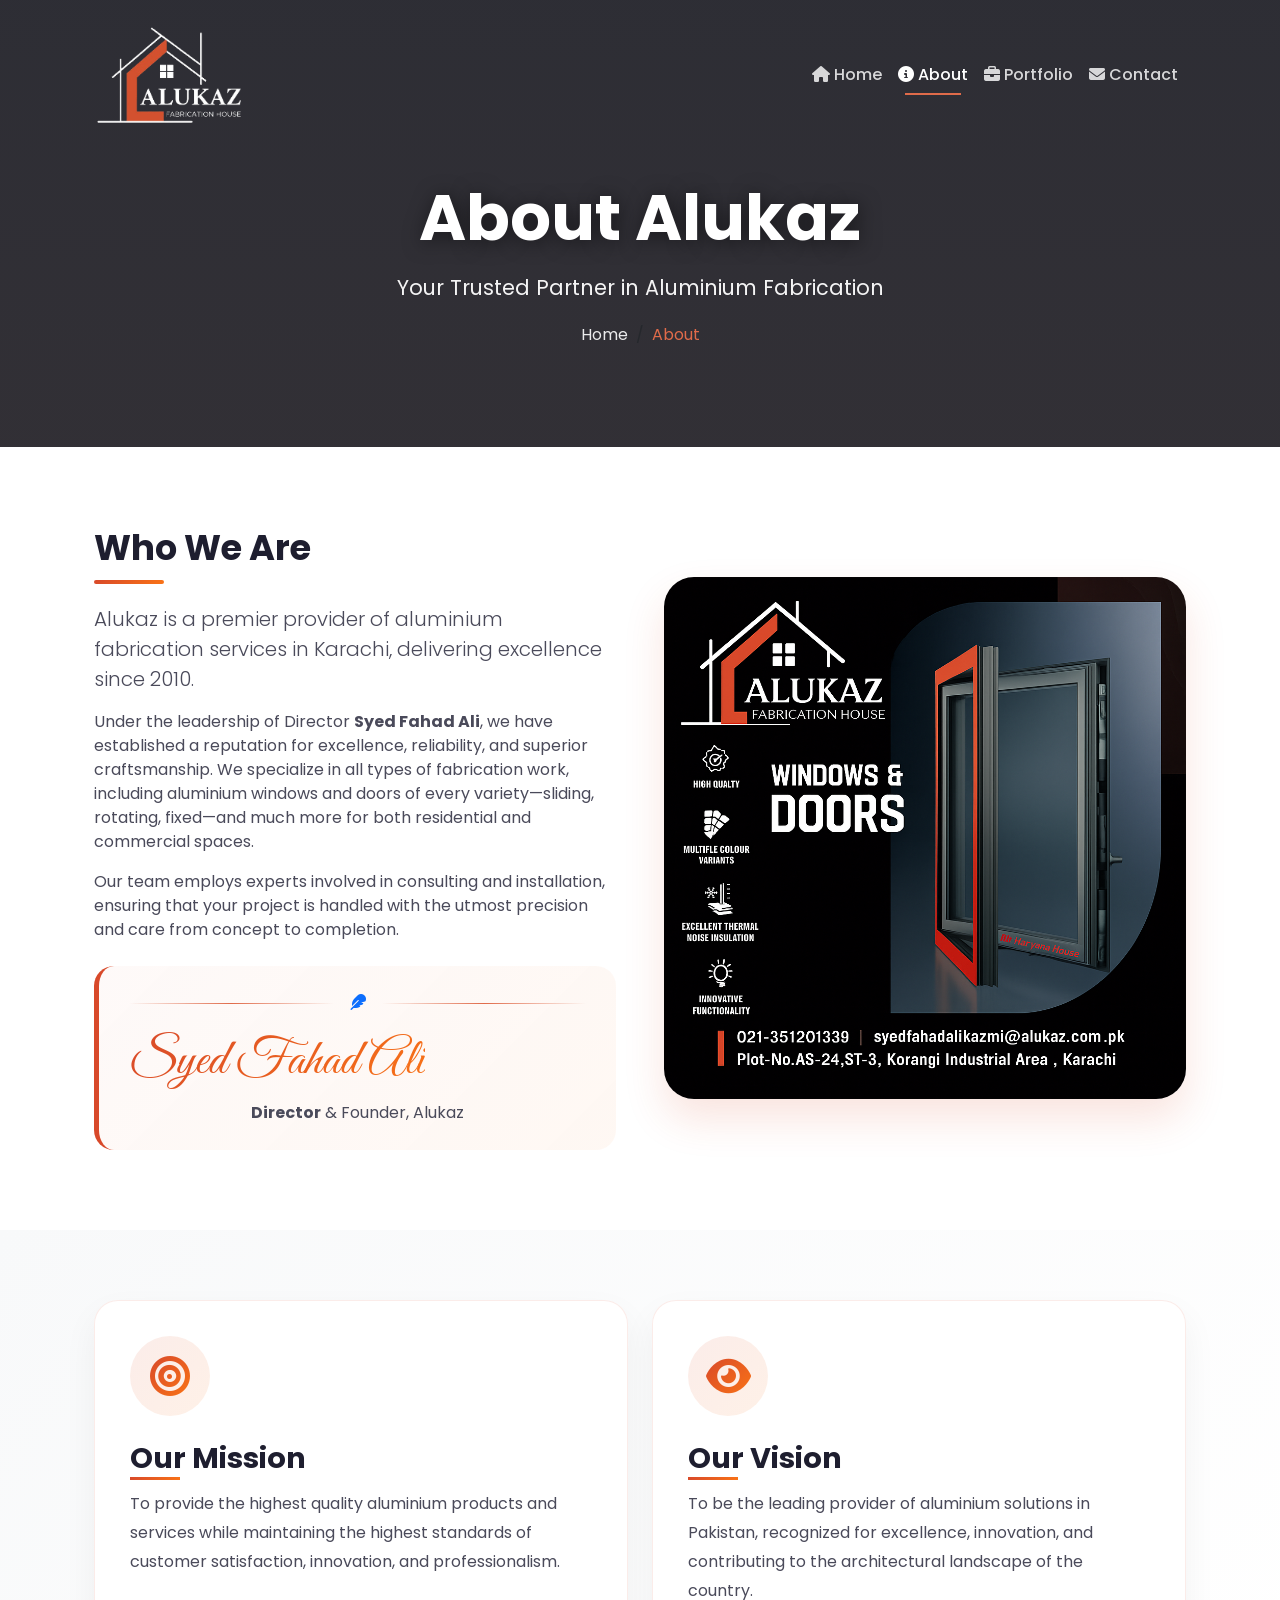
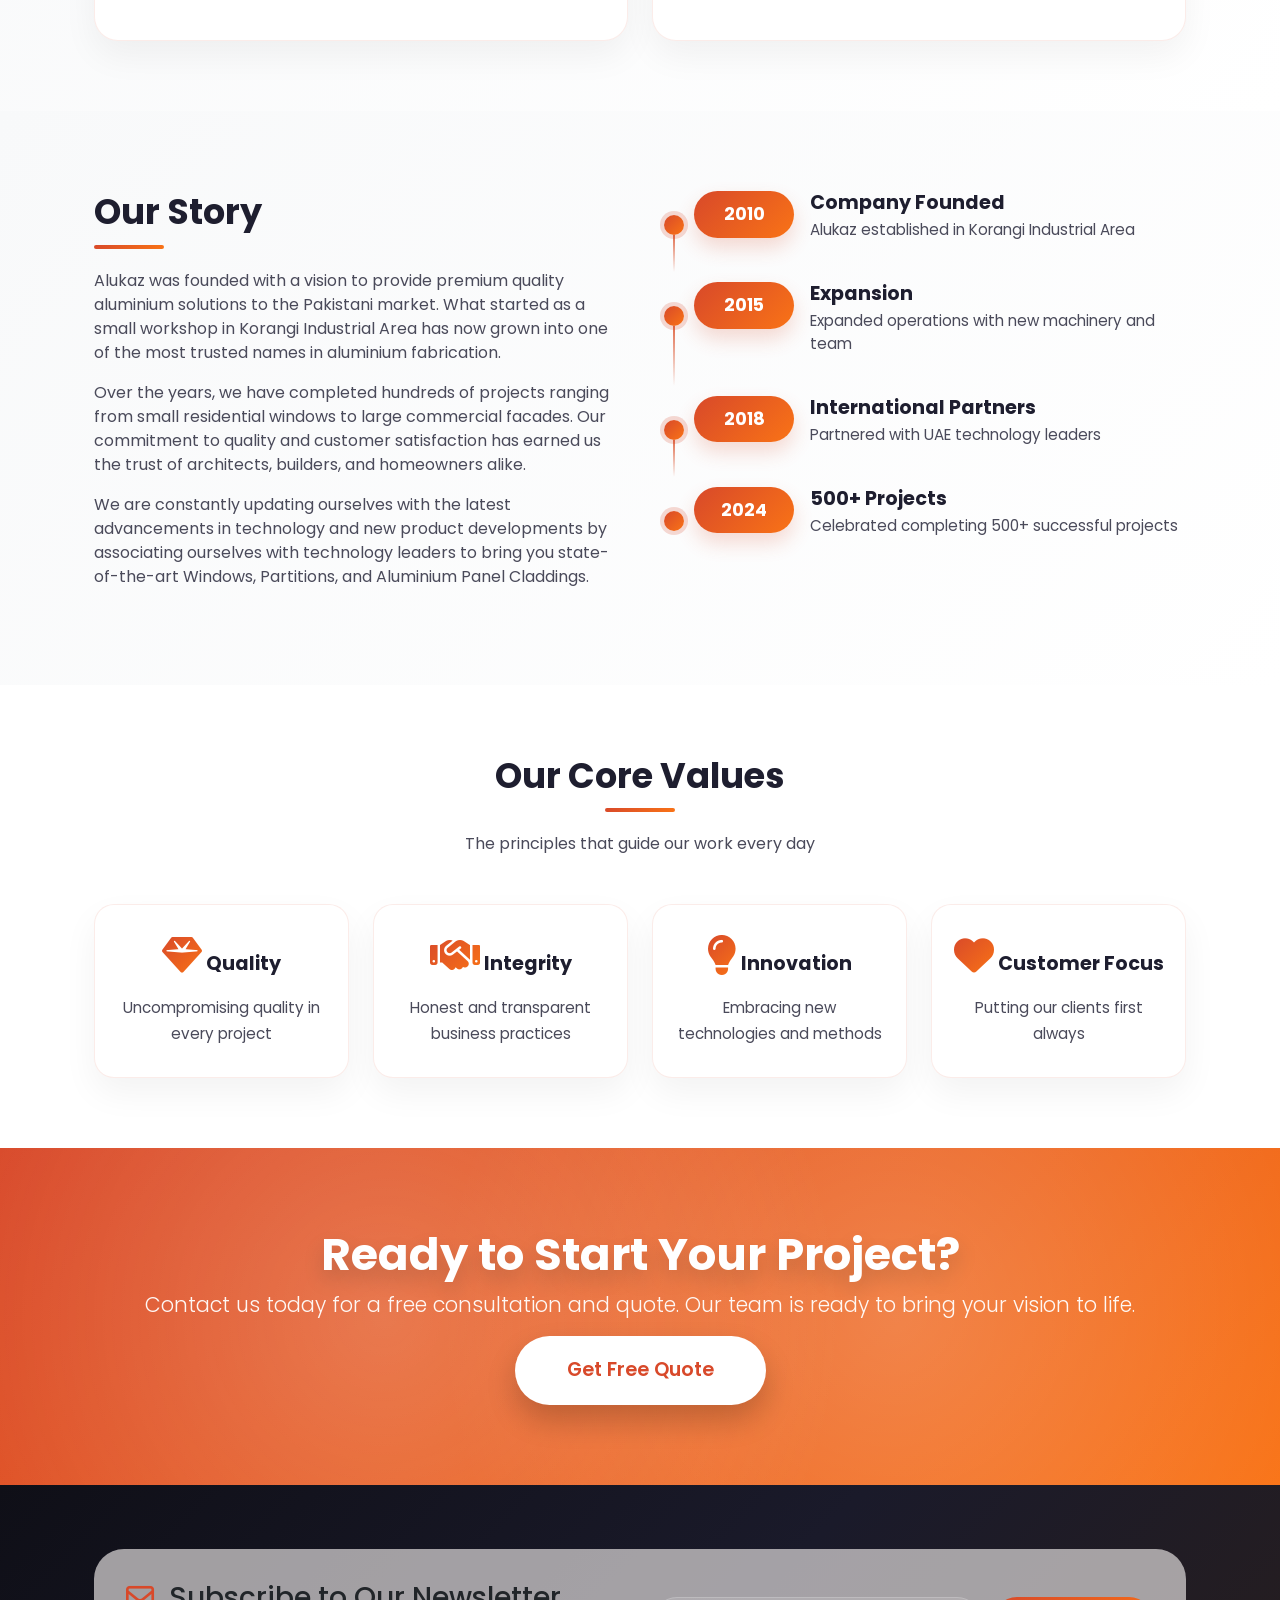
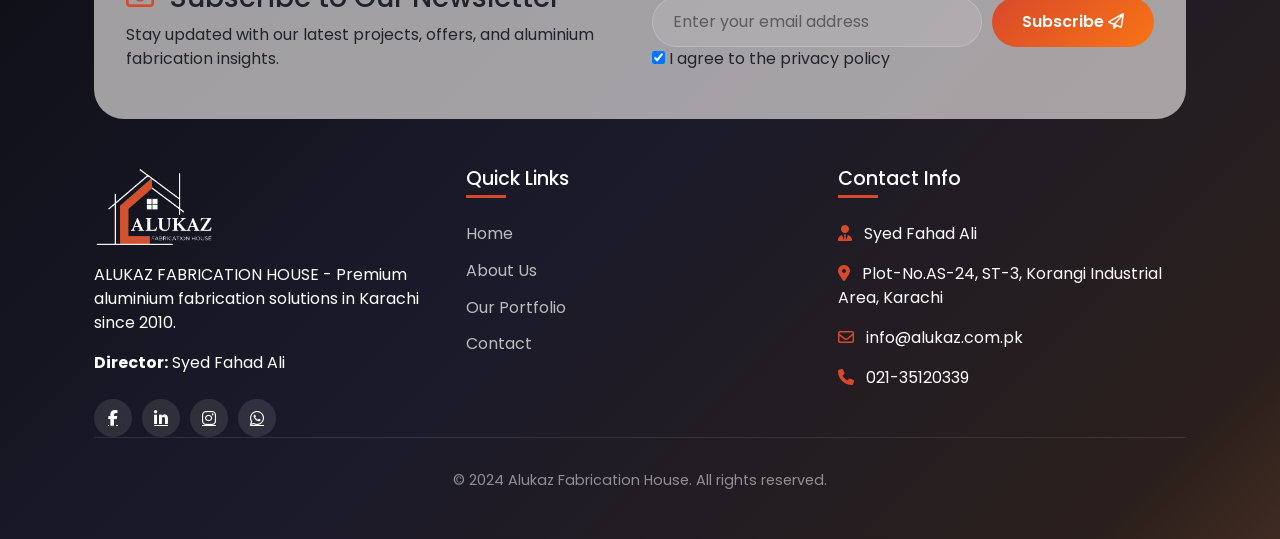
<file: about.html>
<!DOCTYPE html>
<html lang="en">
<head>
    <meta charset="UTF-8">
    <meta name="viewport" content="width=device-width, initial-scale=1.0, maximum-scale=5.0, user-scalable=yes">
    <title>About Us - Alukaz | Premium Aluminium Fabrication</title>
    
    <!-- Bootstrap CSS -->
    <link href="https://cdn.jsdelivr.net/npm/bootstrap@5.3.0/dist/css/bootstrap.min.css" rel="stylesheet">
    
    <!-- Font Awesome -->
    <link rel="stylesheet" href="https://cdnjs.cloudflare.com/ajax/libs/font-awesome/6.4.0/css/all.min.css">
    
    <!-- AOS Animation -->
    <link href="https://unpkg.com/aos@2.3.1/dist/aos.css" rel="stylesheet">
    
    <!-- Google Fonts -->
    <link href="https://fonts.googleapis.com/css2?family=Poppins:wght@300;400;500;600;700;800&display=swap" rel="stylesheet">
    <link href="https://fonts.googleapis.com/css2?family=Great+Vibes&display=swap" rel="stylesheet">
    
    <style>
        /* ========================================
           GLOBAL VARIABLES & RESET
        ======================================== */
        :root {
            --primary: #d8492a;
            --primary-dark: #b33a1f;
            --primary-light: #e06b4a;
            --secondary: #f97316;
            --gradient: linear-gradient(135deg, #d8492a, #f97316);
            --gradient-hover: linear-gradient(135deg, #f97316, #d8492a);
            --gradient-dark: linear-gradient(135deg, #0f0f17 0%, #1a1a2a 45%, #2a1f1c 90%, #3f2b20 100%);
            --dark: #1e1e2f;
            --dark-light: #2a2a3a;
            --gray: #f8f9fa;
            --text: #4a4a5a;
            --light: #ffffff;
            --shadow: 0 10px 30px rgba(0,0,0,0.1);
            --shadow-hover: 0 20px 40px rgba(216,73,42,0.15);
            --transition: all 0.3s ease;
            --transition-slow: all 0.5s ease;
            
            /* Responsive Font Sizes */
            --fs-xs: clamp(0.75rem, 2vw, 0.875rem);
            --fs-sm: clamp(0.875rem, 2.5vw, 1rem);
            --fs-md: clamp(1rem, 3vw, 1.125rem);
            --fs-lg: clamp(1.125rem, 4vw, 1.5rem);
            --fs-xl: clamp(1.5rem, 5vw, 2rem);
            --fs-xxl: clamp(2rem, 6vw, 3rem);
            --fs-hero: clamp(2.5rem, 8vw, 4rem);
        }

        * {
            margin: 0;
            padding: 0;
            box-sizing: border-box;
        }

        html, body {
            overflow-x: hidden;
            width: 100%;
            position: relative;
            scroll-behavior: smooth;
        }

        body {
            font-family: 'Poppins', sans-serif;
            color: var(--text);
            background: var(--gray);
        }

        img {
            max-width: 100%;
            height: auto;
            display: block;
        }

        /* ========================================
           NAVIGATION - FIXED WITH SIDEBAR
        ======================================== */
        .navbar {
            background: transparent !important;
            padding: clamp(15px, 3vw, 20px) 0;
            transition: var(--transition);
            position: fixed;
            width: 100%;
            top: 0;
            z-index: 1000;
        }

        .navbar.scrolled {
            background: var(--gradient-dark) !important;
            backdrop-filter: blur(10px);
            -webkit-backdrop-filter: blur(10px);
            box-shadow: 0 5px 30px rgba(0,0,0,0.5);
            padding: clamp(12px, 2.5vw, 15px) 0;
            border-bottom-left-radius: 30px;
            border-bottom-right-radius:30px;
        }

        .navbar-brand img {
            height: 100px;
            transition: var(--transition);
        }

        .navbar.scrolled .navbar-brand img {
            height: clamp(35px, 5vw, 45px);
        }

        .nav-link {
            color: rgba(255,255,255,0.9) !important;
            font-weight: 500;
            margin: 0 8px;
            position: relative;
            font-size: var(--fs-sm);
            padding: 8px 0 !important;
            opacity: 0.9;
        }

        .nav-link::after {
            content: '';
            position: absolute;
            bottom: 0;
            left: 50%;
            transform: translateX(-50%);
            width: 0;
            height: 2px;
            background: var(--primary-light);
            transition: var(--transition);
        }

        .nav-link:hover::after,
        .nav-link.active::after {
            width: 80%;
        }

        .nav-link:hover,
        .nav-link.active {
            opacity: 1;
            color: white !important;
        }

        /* Mobile Sidebar - FIXED */
        @media (max-width: 991px) {
            .navbar-collapse {
                position: fixed;
                top: 0;
                right: -100%;
                width: min(300px, 85%);
                height: 100vh;
                height: -webkit-fill-available;
                background: var(--gradient-dark);
                backdrop-filter: blur(15px);
                -webkit-backdrop-filter: blur(15px);
                padding: 100px 25px 40px;
                transition: right 0.4s cubic-bezier(0.4, 0, 0.2, 1);
                z-index: 1050;
                display: block !important;
                box-shadow: -10px 0 40px rgba(0,0,0,0.6);
                border-left: 1px solid rgba(255,255,255,0.1);
                overflow-y: auto;
            }

            .navbar-collapse.show {
                right: 0;
            }

            .navbar-nav {
                flex-direction: column;
                width: 100%;
                gap: 8px;
            }

            .nav-item {
                width: 100%;
            }

            .nav-link {
                color: white !important;
                padding: 15px 20px !important;
                margin: 0;
                border-radius: 12px;
                font-size: var(--fs-md);
                background: rgba(255,255,255,0.05);
                border: 1px solid rgba(255,255,255,0.1);
                display: flex;
                align-items: center;
                gap: 12px;
                min-height: 44px;
            }

            .nav-link i {
                width: 24px;
                font-size: var(--fs-lg);
                color: var(--primary-light);
            }

            .nav-link:hover,
            .nav-link.active {
                background: var(--gradient);
                transform: translateX(5px);
            }

            .nav-link:hover i,
            .nav-link.active i {
                color: white;
            }

            .nav-link::after {
                display: none;
            }

            .sidebar-close {
                position: absolute;
                top: 25px;
                right: 25px;
                background: rgba(255,255,255,0.15);
                border: 1px solid rgba(255,255,255,0.25);
                color: white;
                width: 45px;
                height: 45px;
                border-radius: 50%;
                font-size: var(--fs-lg);
                display: flex;
                align-items: center;
                justify-content: center;
                cursor: pointer;
                transition: all 0.3s ease;
                z-index: 1060;
                backdrop-filter: blur(5px);
                -webkit-backdrop-filter: blur(5px);
                box-shadow: 0 4px 12px rgba(0,0,0,0.3);
                min-width: 44px;
                min-height: 44px;
            }

            .sidebar-close i {
                font-size: var(--fs-lg);
                color: white;
            }

            .sidebar-close:hover {
                background: var(--primary);
                transform: rotate(90deg);
            }

            .sidebar-header {
                position: absolute;
                top: 25px;
                left: 25px;
                display: flex;
                align-items: center;
                gap: 10px;
                z-index: 1060;
            }

            .sidebar-header img {
                height: 40px;
                filter: brightness(0) invert(1);
            }

            .sidebar-header span {
                color: white;
                font-weight: 600;
                font-size: var(--fs-md);
            }

            .sidebar-overlay {
                position: fixed;
                top: 0;
                left: 0;
                width: 100%;
                height: 100%;
                background: rgba(0,0,0,0.6);
                backdrop-filter: blur(4px);
                -webkit-backdrop-filter: blur(4px);
                z-index: 1049;
                display: none;
            }
            
            .sidebar-overlay.show {
                display: block;
                animation: fadeIn 0.3s ease;
            }

            .navbar-toggler {
                border: 2px solid rgba(255,255,255,0.4);
                background: rgba(0,0,0,0.3);
                padding: 8px 12px;
                border-radius: 14px;
                margin-left: auto;
                z-index: 1060;
                min-height: 44px;
            }

            .navbar-toggler:focus {
                box-shadow: none;
                outline: none;
            }

            .navbar-toggler-icon {
                filter: brightness(0) invert(1);
            }

            @keyframes fadeIn {
                from { opacity: 0; }
                to { opacity: 1; }
            }
        }

        /* Body when sidebar is open */
        body.sidebar-open {
            overflow: hidden;
            position: fixed;
            width: 100%;
            height: 100%;
            top: 0;
            left: 0;
            right: 0;
        }

        @media (min-width: 992px) {
            .navbar-collapse {
                display: flex !important;
                flex-basis: auto;
                position: static;
                background: transparent;
            }
            .sidebar-close, .sidebar-overlay, .sidebar-header {
                display: none !important;
            }
        }

        /* ========================================
           PAGE HEADER - FULLY RESPONSIVE
        ======================================== */
        .page-header {
            background: linear-gradient(rgba(10,10,18,0.85), rgba(20,15,20,0.85)), url('https://images.unsplash.com/photo-1497366216548-37526070297c?ixlib=rb-4.0.3&auto=format&fit=crop&w=1950&q=80');
            background-attachment: fixed;
            background-size: cover;
            background-position: center;
            padding: clamp(120px, 20vw, 180px) 0 clamp(60px, 10vw, 100px);
            text-align: center;
            position: relative;
        }

        .page-header h1 {
            font-size: var(--fs-hero);
            font-weight: 700;
            color: white;
            margin-bottom: 15px;
            text-shadow: 2px 2px 20px rgba(0,0,0,0.5);
            padding: 0 15px;
        }

        .page-header p {
            font-size: clamp(1rem, 4vw, 1.3rem);
            color: rgba(255,255,255,0.95);
            max-width: 600px;
            margin: 0 auto;
            padding: 0 15px;
        }

        .page-header .breadcrumb {
            background: transparent;
            justify-content: center;
            margin: 20px 0 0;
            flex-wrap: wrap;
            padding: 0 15px;
        }

        .page-header .breadcrumb-item,
        .page-header .breadcrumb-item a {
            color: rgba(255,255,255,0.9);
            text-decoration: none;
            font-size: clamp(0.9rem, 2.5vw, 1rem);
        }

        .page-header .breadcrumb-item.active {
            color: var(--primary-light);
        }

        /* ========================================
           SECTION TITLES - RESPONSIVE
        ======================================== */
        .section-title {
            font-size: clamp(1.8rem, 5vw, 2.2rem);
            font-weight: 700;
            color: var(--dark);
            margin-bottom: 20px;
            position: relative;
            padding-bottom: 15px;
        }

        .section-title::after {
            content: '';
            position: absolute;
            bottom: 0;
            left: 0;
            width: min(70px, 20vw);
            height: 4px;
            background: var(--gradient);
            border-radius: 2px;
        }

        .section-title.text-center::after {
            left: 50%;
            transform: translateX(-50%);
        }

        /* ========================================
           MISSION VISION CARDS - FIXED UI WITH ANIMATIONS
        ======================================== */
        .mission-vision {
            padding: clamp(40px, 8vw, 70px) 0;
            background: linear-gradient(135deg, #f8f9fa, #ffffff);
        }

        .mission-card, .vision-card {
            background: white;
            border-radius: 24px;
            padding: clamp(25px, 5vw, 35px) !important;
            height: 100%;
            position: relative;
            overflow: hidden;
            box-shadow: 0 15px 35px rgba(0,0,0,0.05);
            border: 1px solid rgba(216,73,42,0.1);
            transition: all 0.4s cubic-bezier(0.175, 0.885, 0.32, 1.275);
            z-index: 1;
        }

        /* Animated gradient border */
        .mission-card::before, .vision-card::before {
            content: '';
            position: absolute;
            top: -2px;
            left: -2px;
            right: -2px;
            bottom: -2px;
            background: linear-gradient(45deg, #d8492a, #f97316, #d8492a, #f97316);
            background-size: 400% 400%;
            border-radius: 26px;
            z-index: -1;
            opacity: 0;
            transition: opacity 0.4s ease;
            animation: gradientMove 3s ease infinite;
        }

        .mission-card:hover::before, .vision-card:hover::before {
            opacity: 1;
        }

        @keyframes gradientMove {
            0% { background-position: 0% 50%; }
            50% { background-position: 100% 50%; }
            100% { background-position: 0% 50%; }
        }

        .mission-card::after, .vision-card::after {
            content: '';
            position: absolute;
            top: 0;
            left: 0;
            right: 0;
            height: 5px;
            background: var(--gradient);
            transform: scaleX(0);
            transform-origin: left;
            transition: transform 0.5s ease;
        }

        .mission-card:hover::after, .vision-card:hover::after {
            transform: scaleX(1);
        }

        .mission-card:hover, .vision-card:hover {
            transform: translateY(-15px) scale(1.02);
            box-shadow: 0 30px 50px rgba(216,73,42,0.2);
        }

        .icon-circle {
            width: clamp(70px, 10vw, 80px);
            height: clamp(70px, 10vw, 80px);
            background: linear-gradient(135deg, rgba(216,73,42,0.1), rgba(249,115,22,0.1));
            border-radius: 50%;
            display: flex;
            align-items: center;
            justify-content: center;
            margin-bottom: 25px;
            transition: all 0.4s ease;
            position: relative;
        }

        .icon-circle::before {
            content: '';
            position: absolute;
            inset: -3px;
            border-radius: 50%;
            background: var(--gradient);
            opacity: 0;
            transition: opacity 0.4s ease;
            z-index: -1;
        }

        .mission-card:hover .icon-circle::before,
        .vision-card:hover .icon-circle::before {
            opacity: 1;
        }

        .mission-card:hover .icon-circle,
        .vision-card:hover .icon-circle {
            transform: rotateY(180deg) scale(1.1);
            background: var(--gradient);
        }

        .icon-circle i {
            font-size: clamp(2rem, 4vw, 2.5rem) !important;
            background: var(--gradient);
            -webkit-background-clip: text;
            -webkit-text-fill-color: transparent;
            transition: all 0.4s ease;
        }

        .mission-card:hover .icon-circle i,
        .vision-card:hover .icon-circle i {
            background: white;
            -webkit-background-clip: text;
            -webkit-text-fill-color: transparent;
            transform: scale(1.1) rotateY(180deg);
        }

        .mission-card h3, .vision-card h3 {
            font-size: clamp(1.5rem, 4vw, 1.8rem);
            font-weight: 700;
            margin-bottom: 15px;
            color: var(--dark);
            transition: color 0.3s ease;
            position: relative;
            display: inline-block;
        }

        .mission-card h3::after, .vision-card h3::after {
            content: '';
            position: absolute;
            bottom: -5px;
            left: 0;
            width: 50px;
            height: 3px;
            background: var(--gradient);
            transition: width 0.3s ease;
        }

        .mission-card:hover h3::after, .vision-card:hover h3::after {
            width: 100%;
        }

        .mission-card p, .vision-card p {
            font-size: clamp(0.95rem, 2.5vw, 1rem);
            line-height: 1.8;
            color: var(--text);
            margin-bottom: 0;
            transition: color 0.3s ease;
        }

        .mission-card:hover p, .vision-card:hover p {
            color: var(--dark);
        }

        /* ========================================
           VALUES CARDS - FIXED UI WITH ANIMATIONS
        ======================================== */
        .values-section {
            padding: clamp(40px, 8vw, 70px) 0;
            background: white;
        }

        .value-card {
            background: white;
            border-radius: 20px;
            padding: clamp(25px, 4vw, 30px) clamp(15px, 3vw, 20px);
            height: 100%;
            position: relative;
            overflow: hidden;
            box-shadow: 0 15px 35px rgba(0,0,0,0.05);
            border: 1px solid rgba(216,73,42,0.1);
            transition: all 0.4s cubic-bezier(0.175, 0.885, 0.32, 1.275);
            z-index: 1;
        }

        /* Animated background */
        .value-card::before {
            content: '';
            position: absolute;
            top: 0;
            left: 0;
            right: 0;
            bottom: 0;
            background: var(--gradient);
            opacity: 0;
            transition: opacity 0.4s ease;
            z-index: -1;
        }

        /* Corner accents */
        .value-card::after {
            content: '';
            position: absolute;
            top: 10px;
            left: 10px;
            width: 50px;
            height: 50px;
            border-top: 3px solid var(--primary);
            border-left: 3px solid var(--primary);
            opacity: 0;
            transition: all 0.4s ease;
        }

        .value-card .corner-accent {
            position: absolute;
            bottom: 10px;
            right: 10px;
            width: 50px;
            height: 50px;
            border-bottom: 3px solid var(--secondary);
            border-right: 3px solid var(--secondary);
            opacity: 0;
            transition: all 0.4s ease;
        }

        .value-card:hover::before {
            opacity: 1;
        }

        .value-card:hover::after,
        .value-card:hover .corner-accent {
            opacity: 1;
            width: 80px;
            height: 80px;
        }

        .value-card:hover {
            transform: translateY(-15px) scale(1.05);
            box-shadow: 0 30px 50px rgba(216,73,42,0.25);
            border-color: transparent;
        }

        .value-card i {
            font-size: clamp(2rem, 5vw, 2.5rem);
            background: var(--gradient);
            -webkit-background-clip: text;
            -webkit-text-fill-color: transparent;
            margin-bottom: 20px;
            transition: all 0.4s ease;
            display: inline-block;
        }

        .value-card:hover i {
            transform: scale(1.2) rotateY(360deg);
            background: white;
            -webkit-background-clip: text;
            -webkit-text-fill-color: transparent;
        }

        .value-card h5 {
            font-size: clamp(1.1rem, 3vw, 1.2rem);
            font-weight: 700;
            margin-bottom: 12px;
            color: var(--dark);
            transition: all 0.3s ease;
            position: relative;
            display: inline-block;
        }

        .value-card h5::after {
            content: '';
            position: absolute;
            bottom: -5px;
            left: 50%;
            transform: translateX(-50%);
            width: 0;
            height: 2px;
            background: white;
            transition: width 0.3s ease;
        }

        .value-card:hover h5 {
            color: white;
        }

        .value-card:hover h5::after {
            width: 50px;
        }

        .value-card p {
            font-size: clamp(0.85rem, 2.5vw, 0.95rem);
            line-height: 1.7;
            color: var(--text);
            margin-bottom: 0;
            transition: color 0.3s ease;
        }

        .value-card:hover p {
            color: white;
        }

        /* Animation delays for value cards */
        .value-card[data-aos-delay="100"] { transition-delay: 0.1s; }
        .value-card[data-aos-delay="200"] { transition-delay: 0.2s; }
        .value-card[data-aos-delay="300"] { transition-delay: 0.3s; }
        .value-card[data-aos-delay="400"] { transition-delay: 0.4s; }

        /* ========================================
           ABOUT CONTENT - RESPONSIVE
        ======================================== */
        .about-content {
            padding: clamp(40px, 8vw, 80px) 0;
            background: white;
        }

        .about-image {
            border-radius: 30px;
            overflow: hidden;
            box-shadow: var(--shadow-hover);
            transition: var(--transition-slow);
            margin-top: clamp(20px, 5vw, 0);
            position: relative;
        }

        .about-image::before {
            content: '';
            position: absolute;
            inset: 0;
            background: var(--gradient);
            opacity: 0;
            transition: opacity 0.4s ease;
            z-index: 1;
            pointer-events: none;
        }

        .about-image:hover {
            transform: scale(1.02) rotate(1deg);
            box-shadow: 0 30px 60px rgba(216,73,42,0.25);
        }

        .about-image:hover::before {
            opacity: 0.1;
        }

        /* ========================================
           SIGNATURE - FULLY RESPONSIVE
        ======================================== */
        .signature-box {
            padding: clamp(20px, 4vw, 25px) clamp(20px, 5vw, 30px);
            background: linear-gradient(135deg, rgba(216,73,42,0.03), rgba(249,115,22,0.05));
            border-radius: 20px;
            border-left: 5px solid var(--primary);
            position: relative;
            overflow: hidden;
            transition: var(--transition);
        }

        .signature-box::before {
            content: '';
            position: absolute;
            top: -50%;
            right: -50%;
            width: 200px;
            height: 200px;
            background: radial-gradient(circle, rgba(216,73,42,0.1), transparent 70%);
            border-radius: 50%;
            transition: var(--transition-slow);
        }

        .signature-box:hover::before {
            transform: scale(1.5);
        }

        .generated-signature {
            font-family: 'Great Vibes', cursive;
            font-size: clamp(2rem, 6vw, 3.2rem);
            font-weight: 400;
            background: linear-gradient(135deg, var(--primary), var(--secondary));
            -webkit-background-clip: text;
            -webkit-text-fill-color: transparent;
            background-clip: text;
            line-height: 1.2;
            transition: var(--transition);
            position: relative;
            display: inline-block;
        }

        .signature-box:hover .generated-signature {
            transform: scale(1.05);
            letter-spacing: 2px;
        }

        /* ========================================
           TIMELINE - RESPONSIVE
        ======================================== */
        .story-section {
            padding: clamp(40px, 8vw, 80px) 0;
            background: linear-gradient(135deg, #f8f9fa, #ffffff);
        }

        .timeline-item {
            position: relative;
            padding-left: clamp(20px, 4vw, 30px);
            margin-bottom: 2rem;
            transition: var(--transition);
        }

        .timeline-item:hover {
            transform: translateX(10px);
        }

        .timeline-item::before {
            content: '';
            position: absolute;
            left: 0;
            top: 24px;
            width: 20px;
            height: 20px;
            border-radius: 50%;
            background: var(--gradient);
            box-shadow: 0 0 0 4px rgba(216,73,42,0.2);
            transition: all 0.3s ease;
            z-index: 2;
        }

        .timeline-item:hover::before {
            transform: scale(1.3);
            box-shadow: 0 0 0 6px rgba(216,73,42,0.3);
        }

        .timeline-item::after {
            content: '';
            position: absolute;
            left: 9px;
            top: 44px;
            width: 2px;
            height: calc(100% - 30px);
            background: linear-gradient(to bottom, var(--primary-light), transparent);
        }

        .timeline-item:last-child::after {
            display: none;
        }

        .timeline-year {
            background: var(--gradient) !important;
            border-radius: 50px !important;
            padding: clamp(8px, 2vw, 10px) clamp(20px, 4vw, 25px) !important;
            font-size: clamp(0.95rem, 2.5vw, 1.1rem);
            font-weight: 700;
            color: white !important;
            box-shadow: 0 10px 20px rgba(216,73,42,0.2);
            transition: var(--transition);
            border: none !important;
            min-width: 100px;
            text-align: center;
        }

        .timeline-item:hover .timeline-year {
            transform: scale(1.05);
            box-shadow: 0 15px 30px rgba(216,73,42,0.3);
        }

        .timeline-content h5 {
            font-size: clamp(1.1rem, 3vw, 1.2rem);
            font-weight: 700;
            margin-bottom: 5px;
            color: var(--dark);
        }

        .timeline-content p {
            font-size: clamp(0.9rem, 2.5vw, 0.95rem);
            color: var(--text);
        }

        @media (max-width: 576px) {
            .timeline-item {
                flex-wrap: wrap;
            }
            .timeline-year {
                margin-bottom: 10px;
                width: 100%;
            }
        }

        /* ========================================
           CTA SECTION - FULLY RESPONSIVE
        ======================================== */
        .cta-section {
            background: var(--gradient) !important;
            padding: clamp(50px, 8vw, 80px) 0 !important;
            position: relative;
            overflow: hidden;
        }

        .cta-section::before {
            content: '';
            position: absolute;
            top: 0;
            left: 0;
            right: 0;
            bottom: 0;
            background: radial-gradient(circle at 30% 50%, rgba(255,255,255,0.2), transparent 50%),
                        radial-gradient(circle at 70% 50%, rgba(255,255,255,0.2), transparent 50%);
            animation: pulseGlow 3s ease-in-out infinite;
        }

        @keyframes pulseGlow {
            0%, 100% { opacity: 0.5; }
            50% { opacity: 1; }
        }

        .cta-section h2 {
            font-size: clamp(1.8rem, 5vw, 2.8rem) !important;
            color: white;
            text-shadow: 0 10px 20px rgba(0,0,0,0.2);
            animation: slideUpFade 1s ease;
        }

        .cta-section p {
            font-size: clamp(1.1rem, 3.5vw, 1.3rem) !important;
            color: rgba(255,255,255,0.95);
            animation: slideUpFade 1s ease 0.2s both;
        }

        .cta-section .btn-light {
            border-radius: 60px;
            padding: clamp(14px, 3vw, 18px) clamp(35px, 8vw, 50px) !important;
            font-size: clamp(1rem, 3vw, 1.2rem);
            font-weight: 600;
            border: 2px solid transparent;
            background: white;
            color: var(--primary);
            transition: all 0.4s cubic-bezier(0.175, 0.885, 0.32, 1.275);
            box-shadow: 0 15px 30px rgba(0,0,0,0.2);
            position: relative;
            overflow: hidden;
            animation: slideUpFade 1s ease 0.4s both;
        }

        .cta-section .btn-light:hover {
            transform: translateY(-5px) scale(1.05);
            box-shadow: 0 25px 45px rgba(0,0,0,0.3);
            background: transparent;
            color: white;
            border-color: white;
        }

        @keyframes slideUpFade {
            from {
                opacity: 0;
                transform: translateY(30px);
            }
            to {
                opacity: 1;
                transform: translateY(0);
            }
        }

        /* ========================================
           FOOTER
        ======================================== */
        footer {
            background: var(--gradient-dark);
            color: white;
            padding: 4rem 0 2rem;
        }

        .footer-logo img {
            height: 80px;
           /* filter: brightness(0) invert(1); */
            margin-bottom: 1rem;
        }

        .footer-widget h5 {
            color: white;
            font-size: 1.2rem;
            margin-bottom: 1.5rem;
            position: relative;
            padding-bottom: 0.5rem;
        }

        .footer-widget h5::after {
            content: '';
            position: absolute;
            bottom: 0;
            left: 0;
            width: 40px;
            height: 3px;
            background: var(--primary);
        }

        .footer-links {
            list-style: none;
            padding: 0;
        }

        .footer-links li {
            margin-bottom: 0.8rem;
        }

        .footer-links a {
            color: rgba(255,255,255,0.7);
            text-decoration: none;
            transition: var(--transition);
        }

        .footer-links a:hover {
            color: var(--primary);
            padding-left: 5px;
        }

        .social-links {
            display: flex;
            gap: 10px;
            margin-top: 1.5rem;
            flex-wrap: wrap;
        }

        .social-links a {
            width: 38px;
            height: 38px;
            background: rgba(255,255,255,0.1);
            border-radius: 50%;
            display: flex;
            align-items: center;
            justify-content: center;
            color: white;
            transition: var(--transition);
        }

        .social-links a:hover {
            background: var(--primary);
            transform: translateY(-5px);
        }

        .newsletter-section {
            background: rgba(223, 218, 218, 0.705);
            border-radius: 30px;
            padding: 2rem;
            margin-bottom: 3rem;
        }

        .newsletter-form {
            display: flex;
            gap: 10px;
            flex-wrap: wrap;
        }

        .newsletter-form .form-control {
            flex: 1;
            min-width: 250px;
            background: rgba(255,255,255,0.1);
            border: 1px solid rgba(255,255,255,0.2);
            color: rgb(0, 0, 0);
            padding: 12px 20px;
            border-radius: 50px;
        }

        .newsletter-form .form-control::placeholder {
            color: rgba(80, 77, 77, 0.849);
        }

        .btn-newsletter {
            padding: 12px 30px;
            background: var(--gradient);
            color: white;
            border: none;
            border-radius: 50px;
            font-weight: 600;
            transition: var(--transition);
        }

        .btn-newsletter:hover {
            transform: translateY(-2px);
            box-shadow: 0 10px 25px rgba(216,73,42,0.4);
        }

        .copyright {
            text-align: center;
            padding-top: 2rem;
            border-top: 1px solid rgba(255,255,255,0.1);
            color: rgba(255,255,255,0.5);
            font-size: 0.9rem;
        }

        /* ========================================
           BACK TO TOP - RESPONSIVE
        ======================================== */
        #back-to-top {
            position: fixed;
            bottom: clamp(20px, 5vw, 30px);
            right: clamp(20px, 5vw, 30px);
            width: clamp(45px, 8vw, 50px);
            height: clamp(45px, 8vw, 50px);
            background: var(--gradient);
            border: none;
            border-radius: 50%;
            color: white;
            font-size: clamp(1.1rem, 2.5vw, 1.2rem);
            cursor: pointer;
            display: none;
            z-index: 99;
            transition: all 0.4s cubic-bezier(0.175, 0.885, 0.32, 1.275);
            box-shadow: 0 10px 25px rgba(216,73,42,0.3);
        }

        #back-to-top.show {
            display: block;
            animation: bounceIn 0.5s ease;
        }

        @keyframes bounceIn {
            0% { opacity: 0; transform: scale(0.3); }
            50% { opacity: 1; transform: scale(1.1); }
            100% { transform: scale(1); }
        }

        #back-to-top:hover {
            transform: translateY(-8px) scale(1.1);
            box-shadow: 0 20px 40px rgba(216,73,42,0.4);
        }

        /* ========================================
           UTILITY CLASSES
        ======================================== */
        .container {
            padding-left: clamp(15px, 4vw, 24px);
            padding-right: clamp(15px, 4vw, 24px);
        }

        /* iOS Fix */
        @supports (-webkit-touch-callout: none) {
            .navbar-collapse {
                height: -webkit-fill-available;
            }
            .page-header {
                background-attachment: scroll;
            }
        }
    </style>
</head>
<body>

    <!-- Navigation -->
    <nav class="navbar navbar-expand-lg navbar-light fixed-top" id="mainNav">
        <div class="container">
            <a class="navbar-brand" href="index.html">
                <img src="images/ALUKAZ.png" alt="Alukaz Logo">
            </a>
            <button class="navbar-toggler" type="button" id="sidebarToggle">
                <span class="navbar-toggler-icon"></span>
            </button>
            
            <div class="sidebar-overlay" id="sidebarOverlay"></div>
            
            <div class="collapse navbar-collapse" id="navbarNav">
                <div class="sidebar-header">
                    <img src="images/ALUKAZ.png" alt="Alukaz">
                    <span>Alukaz</span>
                </div>
                
                <button class="sidebar-close" id="sidebarClose">
                    <i class="fa-solid fa-times"></i>
                </button>
                
                <ul class="navbar-nav ms-auto">
                    <li class="nav-item">
                        <a class="nav-link" href="index.html">
                            <i class="fa-solid fa-home"></i> Home
                        </a>
                    </li>
                    <li class="nav-item">
                        <a class="nav-link active" href="about.html">
                            <i class="fa-solid fa-info-circle"></i> About
                        </a>
                    </li>
                    <li class="nav-item">
                        <a class="nav-link" href="portfolio.html">
                            <i class="fa-solid fa-briefcase"></i> Portfolio
                        </a>
                    </li>
                    <li class="nav-item">
                        <a class="nav-link" href="contact.html">
                            <i class="fa-solid fa-envelope"></i> Contact
                        </a>
                    </li>
                </ul>
            </div>
        </div>
    </nav>

    <!-- Page Header -->
    <section class="page-header">
        <div class="container">
            <h1>About Alukaz</h1>
            <p>Your Trusted Partner in Aluminium Fabrication</p>
            <nav aria-label="breadcrumb">
                <ol class="breadcrumb">
                    <li class="breadcrumb-item"><a href="index.html">Home</a></li>
                    <li class="breadcrumb-item active" aria-current="page">About</li>
                </ol>
            </nav>
        </div>
    </section>

    <!-- About Content -->
    <section class="about-content">
        <div class="container">
            <div class="row align-items-center g-5">
                <div class="col-lg-6" data-aos="fade-right" data-aos-duration="1000">
                    <h2 class="section-title">Who We Are</h2>
                    <p class="lead fs-5">Alukaz is a premier provider of aluminium fabrication services in Karachi, delivering excellence since 2010.</p>
                    <p>Under the leadership of Director <strong>Syed Fahad Ali</strong>, we have established a reputation for excellence, reliability, and superior craftsmanship. We specialize in all types of fabrication work, including aluminium windows and doors of every variety—sliding, rotating, fixed—and much more for both residential and commercial spaces.</p>
                    <p>Our team employs experts involved in consulting and installation, ensuring that your project is handled with the utmost precision and care from concept to completion.</p>
                    
                    <div class="signature-box mt-4" data-aos="fade-up" data-aos-delay="200">
                        <div class="d-flex align-items-center gap-3 mb-3">
                            <span class="flex-grow-1" style="height:1px; background:linear-gradient(90deg, transparent, var(--primary-light), transparent)"></span>
                            <span class="text-primary"><i class="fa-solid fa-feather"></i></span>
                            <span class="flex-grow-1" style="height:1px; background:linear-gradient(90deg, transparent, var(--primary-light), transparent)"></span>
                        </div>
                        <div class="generated-signature text-center">
                            Syed Fahad Ali
                        </div>
                        <div class="signature-title text-center mt-2">
                            <strong>Director</strong> & Founder, Alukaz
                        </div>
                    </div>
                </div>
                <div class="col-lg-6" data-aos="fade-left" data-aos-duration="1000">
                    <div class="about-image">
                        <img src="images/sidebarImage.png" alt="Alukaz Team" class="img-fluid w-100">
                    </div>
                </div>
            </div>
        </div>
    </section>

    <!-- Mission Vision Section - FIXED UI WITH ANIMATIONS -->
    <section class="mission-vision">
        <div class="container">
            <div class="row g-4">
                <div class="col-md-6" data-aos="fade-up" data-aos-duration="1000" data-aos-delay="100">
                    <div class="mission-card">
                        <div class="icon-circle">
                            <i class="fa-solid fa-bullseye"></i>
                        </div>
                        <h3>Our Mission</h3>
                        <p>To provide the highest quality aluminium products and services while maintaining the highest standards of customer satisfaction, innovation, and professionalism.</p>
                        <div class="corner-accent"></div>
                    </div>
                </div>
                <div class="col-md-6" data-aos="fade-up" data-aos-duration="1000" data-aos-delay="200">
                    <div class="vision-card">
                        <div class="icon-circle">
                            <i class="fa-solid fa-eye"></i>
                        </div>
                        <h3>Our Vision</h3>
                        <p>To be the leading provider of aluminium solutions in Pakistan, recognized for excellence, innovation, and contributing to the architectural landscape of the country.</p>
                        <div class="corner-accent"></div>
                    </div>
                </div>
            </div>
        </div>
    </section>

    <!-- Our Story Section -->
    <section class="story-section">
        <div class="container">
            <div class="row g-5">
                <div class="col-lg-6" data-aos="fade-right" data-aos-duration="1000">
                    <h2 class="section-title">Our Story</h2>
                    <p>Alukaz was founded with a vision to provide premium quality aluminium solutions to the Pakistani market. What started as a small workshop in Korangi Industrial Area has now grown into one of the most trusted names in aluminium fabrication.</p>
                    <p>Over the years, we have completed hundreds of projects ranging from small residential windows to large commercial facades. Our commitment to quality and customer satisfaction has earned us the trust of architects, builders, and homeowners alike.</p>
                    <p>We are constantly updating ourselves with the latest advancements in technology and new product developments by associating ourselves with technology leaders to bring you state-of-the-art Windows, Partitions, and Aluminium Panel Claddings.</p>
                </div>
                <div class="col-lg-6" data-aos="fade-left" data-aos-duration="1000">
                    <div class="timeline">
                        <div class="timeline-item d-flex flex-column flex-sm-row align-items-start gap-3 mb-4" data-aos="fade-up" data-aos-delay="100">
                            <div class="timeline-year text-white fw-bold">2010</div>
                            <div class="timeline-content">
                                <h5>Company Founded</h5>
                                <p>Alukaz established in Korangi Industrial Area</p>
                            </div>
                        </div>
                        <div class="timeline-item d-flex flex-column flex-sm-row align-items-start gap-3 mb-4" data-aos="fade-up" data-aos-delay="200">
                            <div class="timeline-year text-white fw-bold">2015</div>
                            <div class="timeline-content">
                                <h5>Expansion</h5>
                                <p>Expanded operations with new machinery and team</p>
                            </div>
                        </div>
                        <div class="timeline-item d-flex flex-column flex-sm-row align-items-start gap-3 mb-4" data-aos="fade-up" data-aos-delay="300">
                            <div class="timeline-year text-white fw-bold">2018</div>
                            <div class="timeline-content">
                                <h5>International Partners</h5>
                                <p>Partnered with UAE technology leaders</p>
                            </div>
                        </div>
                        <div class="timeline-item d-flex flex-column flex-sm-row align-items-start gap-3 mb-4" data-aos="fade-up" data-aos-delay="400">
                            <div class="timeline-year text-white fw-bold">2024</div>
                            <div class="timeline-content">
                                <h5>500+ Projects</h5>
                                <p>Celebrated completing 500+ successful projects</p>
                            </div>
                        </div>
                    </div>
                </div>
            </div>
        </div>
    </section>

    <!-- Values Section - FIXED UI WITH ANIMATIONS -->
    <section class="values-section">
        <div class="container">
            <h2 class="section-title text-center" data-aos="fade-up">Our Core Values</h2>
            <p class="text-center mb-5 fs-6" data-aos="fade-up" data-aos-delay="100">The principles that guide our work every day</p>
            
            <div class="row g-4">
                <div class="col-lg-3 col-md-6" data-aos="zoom-in" data-aos-duration="800" data-aos-delay="100">
                    <div class="value-card text-center">
                        <i class="fa-solid fa-gem"></i>
                        <h5>Quality</h5>
                        <p>Uncompromising quality in every project</p>
                        <div class="corner-accent"></div>
                    </div>
                </div>
                <div class="col-lg-3 col-md-6" data-aos="zoom-in" data-aos-duration="800" data-aos-delay="200">
                    <div class="value-card text-center">
                        <i class="fa-solid fa-handshake"></i>
                        <h5>Integrity</h5>
                        <p>Honest and transparent business practices</p>
                        <div class="corner-accent"></div>
                    </div>
                </div>
                <div class="col-lg-3 col-md-6" data-aos="zoom-in" data-aos-duration="800" data-aos-delay="300">
                    <div class="value-card text-center">
                        <i class="fa-solid fa-lightbulb"></i>
                        <h5>Innovation</h5>
                        <p>Embracing new technologies and methods</p>
                        <div class="corner-accent"></div>
                    </div>
                </div>
                <div class="col-lg-3 col-md-6" data-aos="zoom-in" data-aos-duration="800" data-aos-delay="400">
                    <div class="value-card text-center">
                        <i class="fa-solid fa-heart"></i>
                        <h5>Customer Focus</h5>
                        <p>Putting our clients first always</p>
                        <div class="corner-accent"></div>
                    </div>
                </div>
            </div>
        </div>
    </section>

    <!-- Call to Action Section -->
    <section class="cta-section text-white">
        <div class="container text-center">
            <h2 class="fw-bold">Ready to Start Your Project?</h2>
            <p class="lead">Contact us today for a free consultation and quote. Our team is ready to bring your vision to life.</p>
            <a href="contact.html" class="btn btn-light">Get Free Quote</a>
        </div>
    </section>

  <!-- Footer -->
    <footer>
        <div class="container">
            <div class="row">
                <div class="col-12">
                    <div class="newsletter-section" data-aos="fade-up">
                        <div class="row align-items-center">
                            <div class="col-lg-6">
                                <h3 class="text-dark"><i class="fa-regular fa-envelope me-2" style="color: var(--primary);"></i> Subscribe to Our Newsletter</h3>
                                <p class="text-dark">Stay updated with our latest projects, offers, and aluminium fabrication insights.</p>
                            </div>
                            <div class="col-lg-6">
                                <form class="newsletter-form" id="newsletterForm">
                                    <input type="email" class="form-control" placeholder="Enter your email address" required>
                                    <button type="submit" class="btn-newsletter">
                                        Subscribe <i class="fa-regular fa-paper-plane"></i>
                                    </button>
                                </form>
                                <div class="newsletter-checkbox">
                                    <input type="checkbox" id="privacyPolicy" checked>
                                    <label class="text-dark" for="privacyPolicy">I agree to the privacy policy</label>
                                </div>
                            </div>
                        </div>
                    </div>
                </div>
            </div>

            <div class="row g-4">
                <div class="col-lg-4 col-md-6">
                    <div class="footer-widget">
                        <div class="footer-logo">
                            <img src="images/ALUKAZ.png" alt="Alukaz Logo">
                        </div>
                        <p>ALUKAZ FABRICATION HOUSE - Premium aluminium fabrication solutions in Karachi since 2010.</p>
                        <p><strong>Director:</strong> Syed Fahad Ali</p>
                        <div class="social-links">
                            <a href="#"><i class="fa-brands fa-facebook-f"></i></a>
                            <a href="#"><i class="fa-brands fa-linkedin-in"></i></a>
                            <a href="#"><i class="fa-brands fa-instagram"></i></a>
                            <a href="#"><i class="fa-brands fa-whatsapp"></i></a>
                        </div>
                    </div>
                </div>
                
                <div class="col-lg-4 col-md-6">
                    <div class="footer-widget">
                        <h5>Quick Links</h5>
                        <ul class="footer-links">
                            <li><a href="index.html">Home</a></li>
                            <li><a href="about.html">About Us</a></li>
                            <li><a href="portfolio.html">Our Portfolio</a></li>
                            <li><a href="contact.html">Contact</a></li>
                        </ul>
                    </div>
                </div>
                
                <div class="col-lg-4 col-md-6">
                    <div class="footer-widget">
                        <h5>Contact Info</h5>
                        <p><i class="fa-solid fa-user-tie me-2" style="color: var(--primary);"></i> Syed Fahad Ali</p>
                        <p><i class="fa-solid fa-location-dot me-2" style="color: var(--primary);"></i> Plot-No.AS-24, ST-3, Korangi Industrial Area, Karachi</p>
                        <p><i class="fa-regular fa-envelope me-2" style="color: var(--primary);"></i> info@alukaz.com.pk</p>
                        <p><i class="fa-solid fa-phone me-2" style="color: var(--primary);"></i> 021-35120339</p>
                    </div>
                </div>
            </div>
            
            <div class="copyright">
                <p>&copy; 2024 Alukaz Fabrication House. All rights reserved.</p>
            </div>
        </div>
    </footer>


    <!-- Back to Top Button -->
    <button id="back-to-top">
        <i class="fa-solid fa-arrow-up"></i>
    </button>

    <!-- Scripts -->
    <script src="https://cdn.jsdelivr.net/npm/bootstrap@5.3.0/dist/js/bootstrap.bundle.min.js"></script>
    <script src="https://code.jquery.com/jquery-3.6.0.min.js"></script>
    <script src="https://unpkg.com/aos@2.3.1/dist/aos.js"></script>
    
    <script>
        // Initialize AOS
        AOS.init({
            duration: 800,
            once: true,
            offset: 50,
            disable: window.innerWidth < 768
        });

        // Navbar scroll effect
        $(window).scroll(function() {
            if ($(this).scrollTop() > 50) {
                $('#mainNav').addClass('scrolled');
            } else {
                $('#mainNav').removeClass('scrolled');
            }
            
            if ($(this).scrollTop() > 300) {
                $('#back-to-top').addClass('show');
            } else {
                $('#back-to-top').removeClass('show');
            }
        });

        $('#back-to-top').click(function() {
            $('html, body').animate({ scrollTop: 0 }, 600);
        });

        // Sidebar functionality - FIXED
        $(document).ready(function() {
            const $sidebar = $('#navbarNav');
            const $overlay = $('#sidebarOverlay');
            const $toggle = $('#sidebarToggle');
            const $closeBtn = $('#sidebarClose');
            const $body = $('body');
            const $window = $(window);

            function openSidebar() {
                const scrollY = $window.scrollTop();
                $sidebar.addClass('show');
                $overlay.addClass('show');
                $body.addClass('sidebar-open').data('scroll-position', scrollY).css('top', -scrollY + 'px');
                $toggle.attr('aria-expanded', 'true');
            }

            function closeSidebar() {
                const scrollY = $body.data('scroll-position');
                $sidebar.removeClass('show');
                $overlay.removeClass('show');
                $body.removeClass('sidebar-open').css('top', '');
                if (scrollY !== undefined) $window.scrollTop(scrollY);
                $toggle.attr('aria-expanded', 'false');
            }

            $toggle.on('click', function(e) {
                e.preventDefault();
                e.stopPropagation();
                $sidebar.hasClass('show') ? closeSidebar() : openSidebar();
            });

            $closeBtn.on('click', function(e) {
                e.preventDefault();
                e.stopPropagation();
                closeSidebar();
            });

            $overlay.on('click', function() {
                closeSidebar();
            });

            $(document).on('keydown', function(e) {
                if (e.key === 'Escape' && $sidebar.hasClass('show')) {
                    closeSidebar();
                }
            });

            $('.nav-link').on('click', function() {
                if ($window.width() < 992) {
                    closeSidebar();
                }
            });

            $window.on('resize', function() {
                if ($window.width() >= 992 && $sidebar.hasClass('show')) {
                    closeSidebar();
                }
            });
        });

        // Newsletter Form
        $('#newsletterForm').submit(function(e) {
            e.preventDefault();
            if (!$('#privacyPolicy').is(':checked')) { 
                alert('Please agree to the privacy policy.'); 
                return; 
            }
            alert('Thank you for subscribing!');
            $(this).find('input[type="email"]').val('');
        });

        // iOS height fix
        function setVH() {
            let vh = window.innerHeight * 0.01;
            document.documentElement.style.setProperty('--vh', `${vh}px`);
        }
        setVH();
        $(window).on('resize', setVH);
    </script>
</body>
</html>
</file>
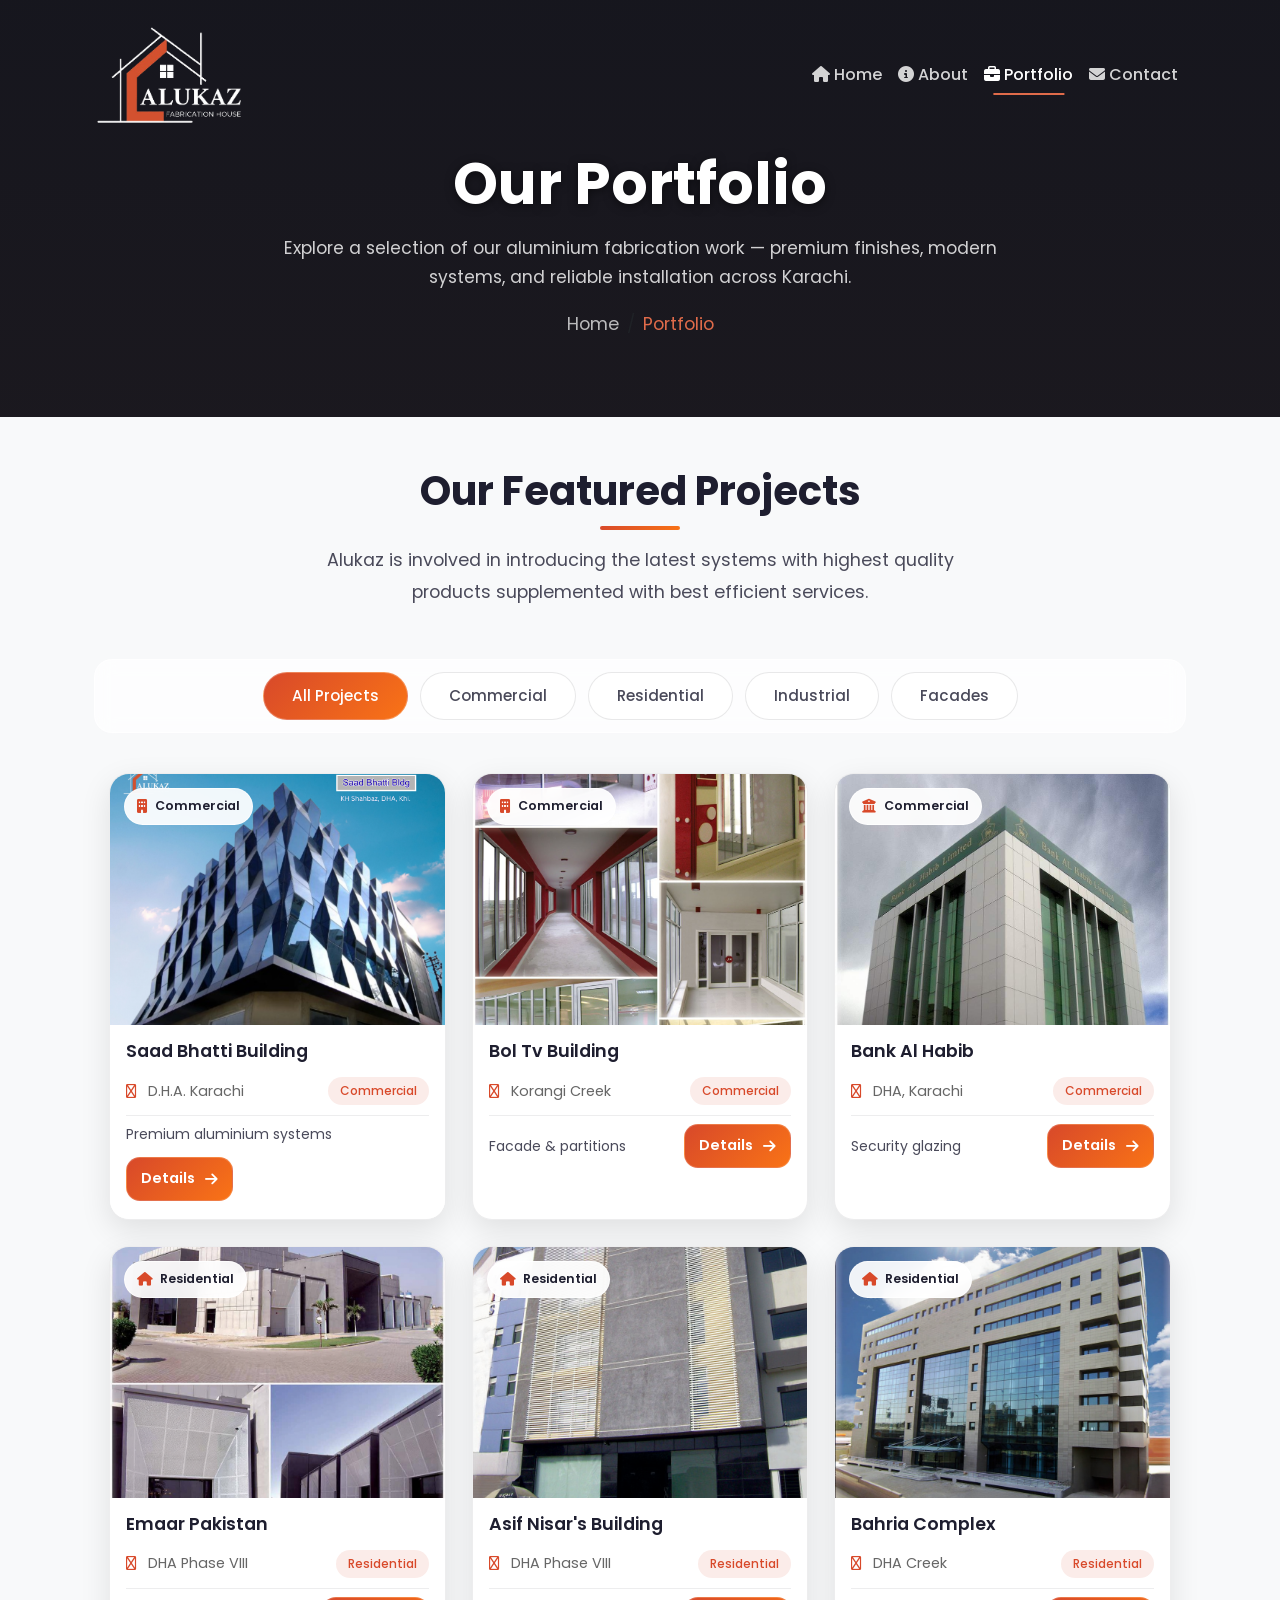
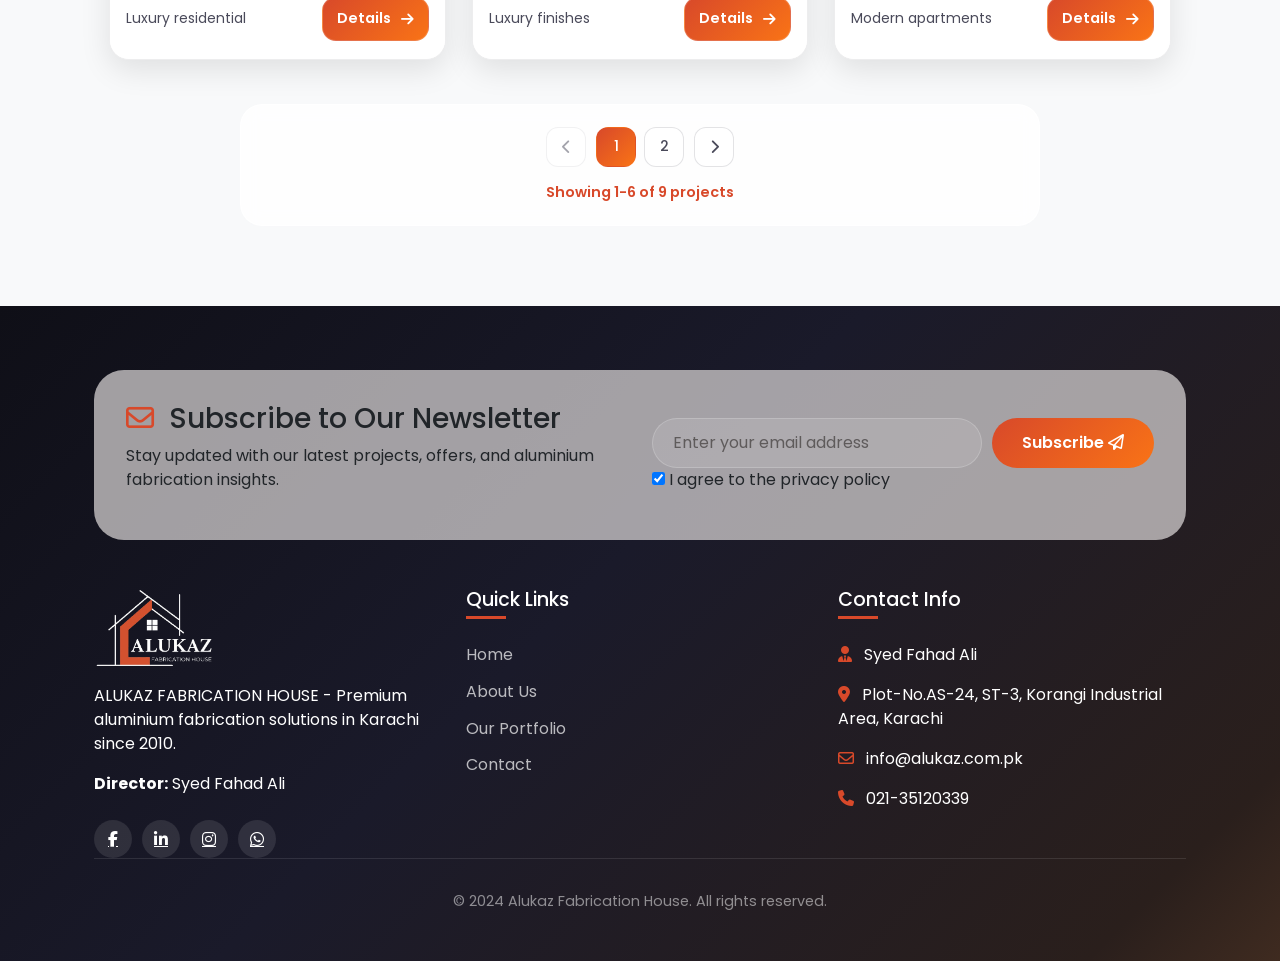
<file: portfolio.html>
<!DOCTYPE html>
<html lang="en">
<head>
    <meta charset="UTF-8">
    <meta name="viewport" content="width=device-width, initial-scale=1.0, maximum-scale=5.0, user-scalable=yes">
    <title>Our Portfolio - Alukaz | Premium Aluminium Fabrication</title>
    
    <!-- Bootstrap CSS -->
    <link href="https://cdn.jsdelivr.net/npm/bootstrap@5.3.0/dist/css/bootstrap.min.css" rel="stylesheet">
    
    <!-- Font Awesome -->
    <link rel="stylesheet" href="https://cdnjs.cloudflare.com/ajax/libs/font-awesome/6.4.0/css/all.min.css">
    
    <!-- AOS Animation -->
    <link href="https://unpkg.com/aos@2.3.1/dist/aos.css" rel="stylesheet">
    
    <!-- Google Fonts -->
    <link href="https://fonts.googleapis.com/css2?family=Poppins:wght@300;400;500;600;700;800&display=swap" rel="stylesheet">
    
    <style>
        /* ========================================
           Global Variables with Responsive Values
        ======================================== */
        :root {
            --primary: #d8492a;
            --primary-dark: #b33a1f;
            --primary-light: #e06b4a;
            --secondary: #f97316;
            --gradient-dark: linear-gradient(135deg, #0f0f17 0%, #1a1a2a 45%, #2a1f1c 90%, #3f2b20 100%);
            --gradient: linear-gradient(135deg, #d8492a, #f97316);
            --dark: #1e1e2f;
            --dark-light: #2a2a3a;
            --gray: #f8f9fa;
            --text: #4a4a5a;
            --light: #ffffff;
            --shadow: 0 10px 30px rgba(0,0,0,0.1);
            --shadow-hover: 0 20px 40px rgba(216,73,42,0.15);
            --transition: all 0.3s ease;
            
            /* Responsive Font Sizes */
            --fs-xs: clamp(0.75rem, 2vw, 0.875rem);
            --fs-sm: clamp(0.875rem, 2.5vw, 1rem);
            --fs-md: clamp(1rem, 3vw, 1.125rem);
            --fs-lg: clamp(1.125rem, 4vw, 1.5rem);
            --fs-xl: clamp(1.5rem, 5vw, 2rem);
            --fs-xxl: clamp(2rem, 6vw, 3rem);
            --fs-hero: clamp(2.5rem, 8vw, 3.6rem);
        }

        * {
            margin: 0;
            padding: 0;
            box-sizing: border-box;
        }

        html, body {
            overflow-x: hidden;
            width: 100%;
            position: relative;
        }

        body {
            font-family: 'Poppins', sans-serif;
            color: var(--text);
            background: var(--gray);
            -webkit-font-smoothing: antialiased;
            -moz-osx-font-smoothing: grayscale;
        }

        img {
            max-width: 100%;
            height: auto;
            display: block;
        }

        /* ========================================
           Navigation – Fully Responsive with Fixed Sidebar
        ======================================== */
        .navbar {
            background: transparent !important;
            padding: clamp(15px, 3vw, 20px) 0;
            transition: var(--transition);
            position: fixed;
            width: 100%;
            top: 0;
            z-index: 1000;
        }

        .navbar.scrolled {
            background: var(--gradient-dark) !important;
            backdrop-filter: blur(10px);
            -webkit-backdrop-filter: blur(10px);
            box-shadow: 0 5px 30px rgba(0,0,0,0.5);
            padding: clamp(12px, 2.5vw, 15px) 0;
        }

        .navbar-brand img {
            height: 100px;
           /* height: clamp(40px, 6vw, 55px); */
            transition: var(--transition);
        }

        .navbar.scrolled .navbar-brand img {
            height: clamp(35px, 5vw, 45px);
        }

        .nav-link {
            color: rgba(255,255,255,0.9) !important;
            font-weight: 500;
            margin: 0 8px;
            position: relative;
            font-size: var(--fs-sm);
            padding: 8px 0 !important;
            opacity: 0.9;
        }

        .nav-link::after {
            content: '';
            position: absolute;
            bottom: 0;
            left: 50%;
            transform: translateX(-50%);
            width: 0;
            height: 2px;
            background: var(--primary-light);
            transition: var(--transition);
        }

        .nav-link:hover::after,
        .nav-link.active::after {
            width: 80%;
        }

        .nav-link:hover,
        .nav-link.active {
            opacity: 1;
            color: white !important;
        }

        /* Mobile Sidebar - Fully Responsive */
        @media (max-width: 991px) {
            .navbar-collapse {
                position: fixed;
                top: 0;
                right: -100%;
                width: min(300px, 85%);
                height: 100vh;
                height: -webkit-fill-available;
                background: var(--gradient-dark);
                backdrop-filter: blur(15px);
                -webkit-backdrop-filter: blur(15px);
                padding: 100px 25px 40px;
                transition: right 0.4s cubic-bezier(0.4, 0, 0.2, 1);
                z-index: 1050;
                display: block !important;
                box-shadow: -10px 0 40px rgba(0,0,0,0.6);
                border-left: 1px solid rgba(255,255,255,0.1);
                overflow-y: auto;
            }

            .navbar-collapse.show {
                right: 0;
            }

            .navbar-nav {
                flex-direction: column;
                width: 100%;
                gap: 8px;
            }

            .nav-item {
                width: 100%;
            }

            .nav-link {
                color: white !important;
                padding: 15px 20px !important;
                margin: 0;
                border-radius: 12px;
                font-size: var(--fs-md);
                background: rgba(255,255,255,0.05);
                border: 1px solid rgba(255,255,255,0.1);
                display: flex;
                align-items: center;
                gap: 12px;
                min-height: 44px;
            }

            .nav-link i {
                width: 24px;
                font-size: var(--fs-lg);
                color: var(--primary-light);
            }

            .nav-link:hover,
            .nav-link.active {
                background: var(--gradient);
                transform: translateX(5px);
            }

            .nav-link:hover i,
            .nav-link.active i {
                color: white;
            }

            .nav-link::after {
                display: none;
            }

            .sidebar-close {
                position: absolute;
                top: 25px;
                right: 25px;
                background: rgba(255,255,255,0.15);
                border: 1px solid rgba(255,255,255,0.25);
                color: white;
                width: 45px;
                height: 45px;
                border-radius: 50%;
                font-size: var(--fs-lg);
                display: flex;
                align-items: center;
                justify-content: center;
                cursor: pointer;
                transition: all 0.3s ease;
                z-index: 1060;
                backdrop-filter: blur(5px);
                -webkit-backdrop-filter: blur(5px);
                box-shadow: 0 4px 12px rgba(0,0,0,0.3);
                min-width: 44px;
                min-height: 44px;
            }

            .sidebar-close i {
                font-size: var(--fs-lg);
                color: white;
            }

            .sidebar-close:hover {
                background: var(--primary);
                transform: rotate(90deg);
            }

            .sidebar-header {
                position: absolute;
                top: 25px;
                left: 25px;
                display: flex;
                align-items: center;
                gap: 10px;
                z-index: 1060;
            }

            .sidebar-header img {
                height: 40px;
                filter: brightness(0) invert(1);
            }

            .sidebar-header span {
                color: white;
                font-weight: 600;
                font-size: var(--fs-md);
            }

            .sidebar-overlay {
                position: fixed;
                top: 0;
                left: 0;
                width: 100%;
                height: 100%;
                background: rgba(0,0,0,0.6);
                backdrop-filter: blur(4px);
                -webkit-backdrop-filter: blur(4px);
                z-index: 1049;
                display: none;
            }
            
            .sidebar-overlay.show {
                display: block;
                animation: fadeIn 0.3s ease;
            }

            .navbar-toggler {
                border: 2px solid rgba(255,255,255,0.4);
                background: rgba(0,0,0,0.3);
                padding: 8px 12px;
                border-radius: 14px;
                margin-left: auto;
                z-index: 1060;
                min-height: 44px;
            }

            .navbar-toggler:focus {
                box-shadow: none;
                outline: none;
            }

            .navbar-toggler-icon {
                filter: brightness(0) invert(1);
            }

            @keyframes fadeIn {
                from { opacity: 0; }
                to { opacity: 1; }
            }
        }

        /* Body when sidebar is open */
        body.sidebar-open {
            overflow: hidden;
            position: fixed;
            width: 100%;
            height: 100%;
            top: 0;
            left: 0;
            right: 0;
        }

        @media (min-width: 992px) {
            .navbar-collapse {
                display: flex !important;
                flex-basis: auto;
                position: static;
                width: auto;
                height: auto;
                background: transparent;
                padding: 0;
                box-shadow: none;
                border: none;
            }
            .sidebar-close, .sidebar-overlay, .sidebar-header {
                display: none !important;
            }
        }

        /* ========================================
           Page Header - Fully Responsive
        ======================================== */
        .page-header {
            background: linear-gradient(rgba(10,10,18,0.95), rgba(20,15,20,0.95)), url('https://images.unsplash.com/photo-1497366216548-37526070297c?ixlib=rb-4.0.3&auto=format&fit=crop&w=1950&q=80');
            background-size: cover;
            background-position: center;
            background-attachment: fixed;
            padding: clamp(120px, 20vw, 150px) 0 clamp(50px, 8vw, 80px);
            text-align: center;
            position: relative;
            margin-bottom: clamp(30px, 5vw, 50px);
        }

        .page-header h1 {
            font-size: var(--fs-hero);
            font-weight: 700;
            color: white;
            margin-bottom: 15px;
            text-shadow: 0 2px 10px rgba(0,0,0,0.5);
            animation: fadeInDown 1s ease;
            padding: 0 15px;
        }

        .page-header-subtitle {
            max-width: min(820px, 90%);
            margin: 0 auto 18px;
            color: rgba(255,255,255,0.8);
            font-size: clamp(0.95rem, 3vw, 1.08rem);
            line-height: 1.7;
            padding: 0 15px;
        }

        .page-header .breadcrumb {
            background: transparent;
            justify-content: center;
            margin: 0;
            flex-wrap: wrap;
            padding: 0 15px;
        }

        .page-header .breadcrumb-item,
        .page-header .breadcrumb-item a {
            color: rgba(255,255,255,0.7);
            text-decoration: none;
            font-size: clamp(0.9rem, 2.5vw, 1.1rem);
        }

        .page-header .breadcrumb-item.active {
            color: var(--primary-light);
        }

        @keyframes fadeInDown {
            from { opacity: 0; transform: translateY(-30px); }
            to { opacity: 1; transform: translateY(0); }
        }

        /* ========================================
           Portfolio Section - Fully Responsive
        ======================================== */
        .portfolio-section {
            padding: 0 0 clamp(40px, 8vw, 80px);
        }

        .section-header {
            text-align: center;
            margin-bottom: clamp(30px, 5vw, 50px);
            padding: 0 15px;
        }

        .section-header .section-title {
            font-size: clamp(1.8rem, 5vw, 2.5rem);
            font-weight: 700;
            color: var(--dark);
            margin-bottom: 15px;
            position: relative;
            display: inline-block;
            padding-bottom: 15px;
        }

        .section-header .section-title::after {
            content: '';
            position: absolute;
            bottom: 0;
            left: 50%;
            transform: translateX(-50%);
            width: min(80px, 20vw);
            height: 4px;
            background: var(--gradient);
            border-radius: 2px;
        }

        .section-header .section-subtitle {
            color: var(--text);
            font-size: clamp(0.95rem, 2.5vw, 1.1rem);
            max-width: min(700px, 90%);
            margin: 0 auto;
            line-height: 1.8;
        }

        /* Filter Buttons - Fully Responsive */
        .portfolio-filter {
            display: flex;
            justify-content: center;
            flex-wrap: wrap;
            gap: clamp(8px, 2vw, 12px);
            margin-bottom: clamp(30px, 5vw, 40px);
            padding: clamp(10px, 2vw, 12px);
            border-radius: 18px;
            background: rgba(255,255,255,0.7);
            border: 1px solid rgba(255,255,255,0.65);
            backdrop-filter: blur(10px);
            -webkit-backdrop-filter: blur(10px);
        }

        .filter-btn {
            padding: clamp(8px, 2vw, 12px) clamp(15px, 4vw, 28px);
            border: 1px solid rgba(30, 30, 47, 0.10);
            border-radius: 50px;
            background: white;
            color: var(--text);
            font-weight: 500;
            font-size: clamp(0.85rem, 2.2vw, 0.95rem);
            cursor: pointer;
            transition: var(--transition);
            white-space: nowrap;
        }

        @media (max-width: 576px) {
            .filter-btn {
                width: calc(50% - 6px);
                white-space: normal;
                text-align: center;
                padding: 10px 12px;
            }
        }

        .filter-btn:hover {
            border-color: rgba(216,73,42,0.40);
            color: var(--primary-dark);
            transform: translateY(-2px);
        }

        .filter-btn.active {
            background: var(--gradient);
            color: white;
            border-color: rgba(255,255,255,0.25);
        }

        /* Portfolio Grid - Fully Responsive */
        .portfolio-grid {
            display: grid;
            grid-template-columns: repeat(auto-fit, minmax(min(280px, 100%), 1fr));
            gap: clamp(16px, 3vw, 26px);
            max-width: 1400px;
            margin: 0 auto clamp(30px, 5vw, 44px);
            padding: 0 15px;
        }

        .portfolio-card {
            background: white;
            border-radius: 20px;
            overflow: hidden;
            border: 1px solid rgba(30, 30, 47, 0.08);
            box-shadow: var(--shadow);
            transition: var(--transition);
            height: 100%;
            position: relative;
        }

        .portfolio-card:hover {
            transform: translateY(-10px);
            border-color: rgba(216,73,42,0.25);
            box-shadow: var(--shadow-hover);
        }

        .portfolio-img-wrapper {
            position: relative;
            overflow: hidden;
            aspect-ratio: 4/3;
        }

        .portfolio-img {
            width: 100%;
            height: 100%;
            object-fit: cover;
            transition: transform 0.6s ease;
        }

        .portfolio-card:hover .portfolio-img {
            transform: scale(1.1);
        }

        .card-badge {
            position: absolute;
            top: 14px;
            left: 14px;
            z-index: 2;
            display: inline-flex;
            align-items: center;
            gap: 8px;
            padding: clamp(6px, 1.5vw, 8px) clamp(10px, 2vw, 12px);
            border-radius: 999px;
            background: rgba(255,255,255,0.92);
            border: 1px solid rgba(255,255,255,0.7);
            color: var(--dark);
            font-weight: 600;
            font-size: clamp(0.7rem, 2vw, 0.78rem);
            backdrop-filter: blur(10px);
            -webkit-backdrop-filter: blur(10px);
        }

        .card-badge i {
            color: var(--primary);
            font-size: clamp(0.75rem, 2vw, 0.85rem);
        }

        .portfolio-overlay {
            position: absolute;
            top: 0;
            left: 0;
            width: 100%;
            height: 100%;
            background: radial-gradient(600px 350px at 50% 60%, rgba(216,73,42,0.45), rgba(30,30,47,0.55));
            display: flex;
            align-items: center;
            justify-content: center;
            opacity: 0;
            transition: var(--transition);
            backdrop-filter: blur(5px);
            -webkit-backdrop-filter: blur(5px);
        }

        .portfolio-card:hover .portfolio-overlay {
            opacity: 1;
        }

        .overlay-content {
            text-align: center;
            color: white;
            padding: 15px;
            transform: translateY(20px);
            transition: transform 0.5s ease;
        }

        .portfolio-card:hover .overlay-content {
            transform: translateY(0);
        }

        .btn-view {
            display: inline-block;
            padding: clamp(8px, 2vw, 11px) clamp(12px, 3vw, 16px);
            background: rgba(255,255,255,0.98);
            color: var(--primary);
            border-radius: 999px;
            text-decoration: none;
            font-weight: 500;
            font-size: clamp(0.85rem, 2.2vw, 0.9rem);
            transition: var(--transition);
            border: 1px solid rgba(255,255,255,0.35);
        }

        .btn-view:hover {
            background: transparent;
            color: white;
            border-color: white;
            transform: scale(1.05);
        }

        .portfolio-info {
            padding: clamp(12px, 3vw, 16px) clamp(12px, 3vw, 16px) clamp(14px, 3.5vw, 18px);
            background: white;
            display: flex;
            flex-direction: column;
            gap: clamp(8px, 2vw, 10px);
        }

        .portfolio-info h4 {
            font-size: clamp(1rem, 2.5vw, 1.1rem);
            font-weight: 600;
            color: var(--dark);
            margin-bottom: 5px;
        }

        .portfolio-info .location {
            display: flex;
            align-items: center;
            gap: 6px;
            color: #666;
            font-size: clamp(0.85rem, 2.2vw, 0.9rem);
        }

        .portfolio-info .location i {
            color: var(--primary);
            font-size: clamp(0.8rem, 2vw, 0.85rem);
            width: 16px;
        }

        .project-category {
            display: inline-block;
            padding: clamp(4px, 1.5vw, 5px) clamp(8px, 2vw, 12px);
            background: rgba(216,73,42,0.1);
            color: var(--primary);
            border-radius: 30px;
            font-size: clamp(0.7rem, 2vw, 0.75rem);
            font-weight: 500;
            white-space: nowrap;
        }

        .portfolio-meta {
            display: flex;
            align-items: center;
            justify-content: space-between;
            gap: 10px;
            flex-wrap: wrap;
        }

        .portfolio-actions {
            display: flex;
            align-items: center;
            justify-content: space-between;
            gap: clamp(8px, 2vw, 12px);
            padding-top: 8px;
            border-top: 1px solid rgba(30,30,47,0.08);
            flex-wrap: wrap;
        }

        .btn-card {
            display: inline-flex;
            align-items: center;
            gap: clamp(6px, 1.5vw, 10px);
            padding: clamp(8px, 2vw, 10px) clamp(10px, 2.5vw, 14px);
            border-radius: 14px;
            text-decoration: none;
            background: var(--gradient);
            color: white;
            font-weight: 600;
            font-size: clamp(0.8rem, 2.2vw, 0.9rem);
            border: 1px solid rgba(255,255,255,0.18);
            transition: var(--transition);
            white-space: nowrap;
        }

        @media (max-width: 576px) {
            .btn-card {
                width: 100%;
                justify-content: center;
            }
            .portfolio-actions {
                flex-direction: column;
                align-items: stretch;
            }
        }

        .btn-card:hover {
            transform: translateY(-2px);
            color: white;
        }

        /* Pagination - Fully Responsive */
        .pagination-wrapper {
            background: rgba(255,255,255,0.82);
            padding: clamp(16px, 3vw, 22px);
            border-radius: 22px;
            border: 1px solid rgba(255,255,255,0.7);
            max-width: min(800px, 90%);
            margin: 0 auto;
            backdrop-filter: blur(10px);
            -webkit-backdrop-filter: blur(10px);
        }

        .pagination {
            display: flex;
            align-items: center;
            justify-content: center;
            gap: clamp(5px, 1.5vw, 10px);
            flex-wrap: wrap;
        }

        .page-btn {
            width: clamp(35px, 8vw, 40px);
            height: clamp(35px, 8vw, 40px);
            border: 1px solid rgba(30,30,47,0.12);
            border-radius: 12px;
            background: white;
            color: var(--text);
            font-weight: 500;
            cursor: pointer;
            transition: var(--transition);
            display: flex;
            align-items: center;
            justify-content: center;
            font-size: clamp(0.85rem, 2.2vw, 0.9rem);
        }

        .page-btn:hover:not(:disabled) {
            border-color: rgba(216,73,42,0.45);
            color: var(--primary-dark);
            transform: translateY(-2px);
        }

        .page-btn.active {
            background: var(--gradient);
            color: white;
            border-color: transparent;
        }

        .page-btn:disabled {
            opacity: 0.5;
            cursor: not-allowed;
        }

        .page-numbers {
            display: flex;
            gap: clamp(4px, 1.5vw, 8px);
            flex-wrap: wrap;
            justify-content: center;
        }

        .items-per-page {
            color: var(--text);
            font-size: clamp(0.85rem, 2.2vw, 0.9rem);
            margin-top: 15px;
        }

        .items-per-page span {
            font-weight: 600;
            color: var(--primary);
        }

        /* ========================================
           Modal Styles - Fully Responsive (FIXED)
        ======================================== */
        .modal-content {
            border-radius: 22px;
            border: none;
            overflow: hidden;
        }

        .modal-header {
            background: var(--gradient);
            color: white;
            border: none;
            padding: clamp(15px, 3vw, 20px) clamp(20px, 4vw, 25px);
        }

        .modal-header .modal-title {
            font-weight: 600;
            font-size: clamp(1.1rem, 3vw, 1.3rem);
        }

        .modal-header .btn-close {
            filter: brightness(0) invert(1);
            opacity: 0.9;
        }

        .modal-body {
            padding: clamp(20px, 4vw, 25px);
        }

        .project-details-img {
            width: 100%;
            border-radius: 15px;
            margin-bottom: 20px;
            max-height: min(350px, 50vh);
            object-fit: cover;
        }

        .project-details h3 {
            color: var(--dark);
            font-weight: 600;
            margin-bottom: 15px;
            font-size: clamp(1.3rem, 4vw, 1.6rem);
        }

        .project-details p {
            color: var(--text);
            line-height: 1.8;
            margin-bottom: 20px;
            font-size: clamp(0.9rem, 2.5vw, 1rem);
        }

        .detail-item {
            display: flex;
            align-items: center;
            gap: clamp(8px, 2vw, 12px);
            padding: clamp(10px, 2vw, 12px);
            background: rgba(216,73,42,0.03);
            border-radius: 10px;
            margin-bottom: 8px;
            flex-wrap: wrap;
        }

        .detail-item i {
            width: clamp(28px, 5vw, 32px);
            height: clamp(28px, 5vw, 32px);
            background: var(--gradient);
            color: white;
            border-radius: 8px;
            display: flex;
            align-items: center;
            justify-content: center;
            font-size: clamp(0.9rem, 2.2vw, 1rem);
            flex-shrink: 0;
        }

        .detail-item span {
            color: var(--text);
            font-size: clamp(0.9rem, 2.2vw, 0.95rem);
            word-break: break-word;
            flex: 1;
        }

        .detail-item strong {
            color: var(--dark);
            margin-right: 5px;
            font-weight: 600;
        }

        /* ========================================
           FOOTER
        ======================================== */
        footer {
            background: var(--gradient-dark);
            color: white;
            padding: 4rem 0 2rem;
        }

        .footer-logo img {
            height: 80px;
          /*  filter: brightness(0) invert(1); */
            margin-bottom: 1rem;
        }

        .footer-widget h5 {
            color: white;
            font-size: 1.2rem;
            margin-bottom: 1.5rem;
            position: relative;
            padding-bottom: 0.5rem;
        }

        .footer-widget h5::after {
            content: '';
            position: absolute;
            bottom: 0;
            left: 0;
            width: 40px;
            height: 3px;
            background: var(--primary);
        }

        .footer-links {
            list-style: none;
            padding: 0;
        }

        .footer-links li {
            margin-bottom: 0.8rem;
        }

        .footer-links a {
            color: rgba(255,255,255,0.7);
            text-decoration: none;
            transition: var(--transition);
        }

        .footer-links a:hover {
            color: var(--primary);
            padding-left: 5px;
        }

        .social-links {
            display: flex;
            gap: 10px;
            margin-top: 1.5rem;
            flex-wrap: wrap;
        }

        .social-links a {
            width: 38px;
            height: 38px;
            background: rgba(255,255,255,0.1);
            border-radius: 50%;
            display: flex;
            align-items: center;
            justify-content: center;
            color: white;
            transition: var(--transition);
        }

        .social-links a:hover {
            background: var(--primary);
            transform: translateY(-5px);
        }

        .newsletter-section {
            background: rgba(223, 218, 218, 0.705);
            border-radius: 30px;
            padding: 2rem;
            margin-bottom: 3rem;
        }

        .newsletter-form {
            display: flex;
            gap: 10px;
            flex-wrap: wrap;
        }

        .newsletter-form .form-control {
            flex: 1;
            min-width: 250px;
            background: rgba(255,255,255,0.1);
            border: 1px solid rgba(255,255,255,0.2);
            color: rgb(0, 0, 0);
            padding: 12px 20px;
            border-radius: 50px;
        }

        .newsletter-form .form-control::placeholder {
            color: rgba(80, 77, 77, 0.849);
        }

        .btn-newsletter {
            padding: 12px 30px;
            background: var(--gradient);
            color: white;
            border: none;
            border-radius: 50px;
            font-weight: 600;
            transition: var(--transition);
        }

        .btn-newsletter:hover {
            transform: translateY(-2px);
            box-shadow: 0 10px 25px rgba(216,73,42,0.4);
        }

        .copyright {
            text-align: center;
            padding-top: 2rem;
            border-top: 1px solid rgba(255,255,255,0.1);
            color: rgba(255,255,255,0.5);
            font-size: 0.9rem;
        }

        /* ========================================
           Back to Top - Responsive
        ======================================== */
        #back-to-top {
            position: fixed;
            bottom: clamp(20px, 5vw, 30px);
            right: clamp(20px, 5vw, 30px);
            width: clamp(40px, 8vw, 45px);
            height: clamp(40px, 8vw, 45px);
            background: var(--gradient);
            border: none;
            border-radius: 50%;
            color: white;
            font-size: clamp(1rem, 2.5vw, 1.1rem);
            cursor: pointer;
            display: none;
            z-index: 99;
            transition: var(--transition);
            box-shadow: 0 5px 20px rgba(216,73,42,0.3);
        }

        #back-to-top.show {
            display: block;
            animation: fadeIn 0.3s ease;
        }

        #back-to-top:hover {
            transform: translateY(-5px);
        }

        /* ========================================
           Utility Classes
        ======================================== */
        .container {
            padding-left: clamp(15px, 4vw, 24px);
            padding-right: clamp(15px, 4vw, 24px);
        }

        /* iOS Fix */
        @supports (-webkit-touch-callout: none) {
            .navbar-collapse {
                height: -webkit-fill-available;
            }
            .page-header {
                background-attachment: scroll;
            }
        }
    </style>
</head>
<body>

    <!-- Navigation -->
    <nav class="navbar navbar-expand-lg navbar-light fixed-top" id="mainNav">
        <div class="container">
            <a class="navbar-brand" href="index.html">
                <img src="images/ALUKAZ.png" alt="Alukaz Logo">
            </a>
            <button class="navbar-toggler" type="button" id="sidebarToggle" aria-label="Toggle navigation">
                <span class="navbar-toggler-icon"></span>
            </button>
            
            <div class="sidebar-overlay" id="sidebarOverlay"></div>
            
            <div class="collapse navbar-collapse" id="navbarNav">
                <div class="sidebar-header">
                    <img src="images/ALUKAZ.png" alt="Alukaz">
                    <span>Alukaz</span>
                </div>
                
                <button class="sidebar-close" id="sidebarClose" aria-label="Close menu">
                    <i class="fa-solid fa-times"></i>
                </button>
                
                <ul class="navbar-nav ms-auto">
                    <li class="nav-item">
                        <a class="nav-link" href="index.html">
                            <i class="fa-solid fa-home"></i> Home
                        </a>
                    </li>
                    <li class="nav-item">
                        <a class="nav-link" href="about.html">
                            <i class="fa-solid fa-info-circle"></i> About
                        </a>
                    </li>
                    <li class="nav-item">
                        <a class="nav-link active" href="portfolio.html">
                            <i class="fa-solid fa-briefcase"></i> Portfolio
                        </a>
                    </li>
                    <li class="nav-item">
                        <a class="nav-link" href="contact.html">
                            <i class="fa-solid fa-envelope"></i> Contact
                        </a>
                    </li>
                </ul>
            </div>
        </div>
    </nav>

    <!-- Page Header -->
    <section class="page-header">
        <div class="container">
            <h1>Our Portfolio</h1>
            <p class="page-header-subtitle">Explore a selection of our aluminium fabrication work — premium finishes, modern systems, and reliable installation across Karachi.</p>
            <nav aria-label="breadcrumb">
                <ol class="breadcrumb">
                    <li class="breadcrumb-item"><a href="index.html">Home</a></li>
                    <li class="breadcrumb-item active" aria-current="page">Portfolio</li>
                </ol>
            </nav>
        </div>
    </section>

    <!-- Portfolio Section -->
    <section class="portfolio-section">
        <div class="container">
            <div class="section-header" data-aos="fade-up">
                <h2 class="section-title">Our Featured Projects</h2>
                <p class="section-subtitle">Alukaz is involved in introducing the latest systems with highest quality products supplemented with best efficient services.</p>
            </div>

            <!-- Filter Buttons -->
            <div class="portfolio-filter" data-aos="fade-up" data-aos-delay="100">
                <button class="filter-btn active" data-filter="all">All Projects</button>
                <button class="filter-btn" data-filter="commercial">Commercial</button>
                <button class="filter-btn" data-filter="residential">Residential</button>
                <button class="filter-btn" data-filter="industrial">Industrial</button>
                <button class="filter-btn" data-filter="facade">Facades</button>
            </div>

            <!-- Portfolio Grid -->
            <div class="portfolio-grid" id="portfolioGrid">
                <!-- Project 1 - Saad Bhatti Building -->
                <div class="portfolio-item commercial" data-category="commercial">
                    <div class="portfolio-card">
                        <div class="portfolio-img-wrapper">
                            <img src="images/Projects/SBB1.png" alt="Saad Bhatti Building" class="portfolio-img">
                            <span class="card-badge"><i class="fa-solid fa-building"></i> Commercial</span>
                            <div class="portfolio-overlay">
                                <div class="overlay-content">
                                    <a href="#" class="btn-view" data-bs-toggle="modal" data-bs-target="#projectModal1">
                                        <i class="fa-regular fa-eye"></i> View
                                    </a>
                                </div>
                            </div>
                        </div>
                        <div class="portfolio-info">
                            <h4>Saad Bhatti Building</h4>
                            <div class="portfolio-meta">
                                <div class="location">
                                    <i class="fa-regular fa-location-dot"></i>
                                    <span>D.H.A. Karachi</span>
                                </div>
                                <span class="project-category">Commercial</span>
                            </div>
                            <div class="portfolio-actions">
                                <small>Premium aluminium systems</small>
                                <a href="#" class="btn-card" data-bs-toggle="modal" data-bs-target="#projectModal1">
                                    Details <i class="fa-solid fa-arrow-right"></i>
                                </a>
                            </div>
                        </div>
                    </div>
                </div>

                <!-- Project 2 - Bol Tv Building -->
                <div class="portfolio-item commercial" data-category="commercial">
                    <div class="portfolio-card">
                        <div class="portfolio-img-wrapper">
                            <img src="images/Projects/boltvmulti.jpg" alt="Bol Tv Building" class="portfolio-img">
                            <span class="card-badge"><i class="fa-solid fa-building"></i> Commercial</span>
                            <div class="portfolio-overlay">
                                <div class="overlay-content">
                                    <a href="#" class="btn-view" data-bs-toggle="modal" data-bs-target="#projectModal2">
                                        <i class="fa-regular fa-eye"></i> View
                                    </a>
                                </div>
                            </div>
                        </div>
                        <div class="portfolio-info">
                            <h4>Bol Tv Building</h4>
                            <div class="portfolio-meta">
                                <div class="location">
                                    <i class="fa-regular fa-location-dot"></i>
                                    <span>Korangi Creek</span>
                                </div>
                                <span class="project-category">Commercial</span>
                            </div>
                            <div class="portfolio-actions">
                                <small>Facade & partitions</small>
                                <a href="#" class="btn-card" data-bs-toggle="modal" data-bs-target="#projectModal2">
                                    Details <i class="fa-solid fa-arrow-right"></i>
                                </a>
                            </div>
                        </div>
                    </div>
                </div>

                <!-- Project 3 - Bank Al Habib -->
                <div class="portfolio-item commercial" data-category="commercial">
                    <div class="portfolio-card">
                        <div class="portfolio-img-wrapper">
                            <img src="images/Projects/bankalhabibhafiz.jpg" alt="Bank Al Habib" class="portfolio-img">
                            <span class="card-badge"><i class="fa-solid fa-building-columns"></i> Commercial</span>
                            <div class="portfolio-overlay">
                                <div class="overlay-content">
                                    <a href="#" class="btn-view" data-bs-toggle="modal" data-bs-target="#projectModal3">
                                        <i class="fa-regular fa-eye"></i> View
                                    </a>
                                </div>
                            </div>
                        </div>
                        <div class="portfolio-info">
                            <h4>Bank Al Habib</h4>
                            <div class="portfolio-meta">
                                <div class="location">
                                    <i class="fa-regular fa-location-dot"></i>
                                    <span>DHA, Karachi</span>
                                </div>
                                <span class="project-category">Commercial</span>
                            </div>
                            <div class="portfolio-actions">
                                <small>Security glazing</small>
                                <a href="#" class="btn-card" data-bs-toggle="modal" data-bs-target="#projectModal3">
                                    Details <i class="fa-solid fa-arrow-right"></i>
                                </a>
                            </div>
                        </div>
                    </div>
                </div>

                <!-- Project 4 - Emaar Pakistan -->
                <div class="portfolio-item residential" data-category="residential">
                    <div class="portfolio-card">
                        <div class="portfolio-img-wrapper">
                            <img src="images/Projects/emar.png" alt="Emaar Pakistan" class="portfolio-img">
                            <span class="card-badge"><i class="fa-solid fa-house"></i> Residential</span>
                            <div class="portfolio-overlay">
                                <div class="overlay-content">
                                    <a href="#" class="btn-view" data-bs-toggle="modal" data-bs-target="#projectModal4">
                                        <i class="fa-regular fa-eye"></i> View
                                    </a>
                                </div>
                            </div>
                        </div>
                        <div class="portfolio-info">
                            <h4>Emaar Pakistan</h4>
                            <div class="portfolio-meta">
                                <div class="location">
                                    <i class="fa-regular fa-location-dot"></i>
                                    <span>DHA Phase VIII</span>
                                </div>
                                <span class="project-category">Residential</span>
                            </div>
                            <div class="portfolio-actions">
                                <small>Luxury residential</small>
                                <a href="#" class="btn-card" data-bs-toggle="modal" data-bs-target="#projectModal4">
                                    Details <i class="fa-solid fa-arrow-right"></i>
                                </a>
                            </div>
                        </div>
                    </div>
                </div>

                <!-- Project 5 - Asif Nisar's Building -->
                <div class="portfolio-item residential" data-category="residential">
                    <div class="portfolio-card">
                        <div class="portfolio-img-wrapper">
                            <img src="images/Projects/asifnisarbldg.png" alt="Asif Nisar's Building" class="portfolio-img">
                            <span class="card-badge"><i class="fa-solid fa-house"></i> Residential</span>
                            <div class="portfolio-overlay">
                                <div class="overlay-content">
                                    <a href="#" class="btn-view" data-bs-toggle="modal" data-bs-target="#projectModal5">
                                        <i class="fa-regular fa-eye"></i> View
                                    </a>
                                </div>
                            </div>
                        </div>
                        <div class="portfolio-info">
                            <h4>Asif Nisar's Building</h4>
                            <div class="portfolio-meta">
                                <div class="location">
                                    <i class="fa-regular fa-location-dot"></i>
                                    <span>DHA Phase VIII</span>
                                </div>
                                <span class="project-category">Residential</span>
                            </div>
                            <div class="portfolio-actions">
                                <small>Luxury finishes</small>
                                <a href="#" class="btn-card" data-bs-toggle="modal" data-bs-target="#projectModal5">
                                    Details <i class="fa-solid fa-arrow-right"></i>
                                </a>
                            </div>
                        </div>
                    </div>
                </div>

                <!-- Project 6 - Bahria -->
                <div class="portfolio-item residential" data-category="residential">
                    <div class="portfolio-card">
                        <div class="portfolio-img-wrapper">
                            <img src="images/Projects/bahriaC.png" alt="Bahria" class="portfolio-img">
                            <span class="card-badge"><i class="fa-solid fa-house"></i> Residential</span>
                            <div class="portfolio-overlay">
                                <div class="overlay-content">
                                    <a href="#" class="btn-view" data-bs-toggle="modal" data-bs-target="#projectModal6">
                                        <i class="fa-regular fa-eye"></i> View
                                    </a>
                                </div>
                            </div>
                        </div>
                        <div class="portfolio-info">
                            <h4>Bahria Complex</h4>
                            <div class="portfolio-meta">
                                <div class="location">
                                    <i class="fa-regular fa-location-dot"></i>
                                    <span>DHA Creek</span>
                                </div>
                                <span class="project-category">Residential</span>
                            </div>
                            <div class="portfolio-actions">
                                <small>Modern apartments</small>
                                <a href="#" class="btn-card" data-bs-toggle="modal" data-bs-target="#projectModal6">
                                    Details <i class="fa-solid fa-arrow-right"></i>
                                </a>
                            </div>
                        </div>
                    </div>
                </div>

                <!-- Project 7 - Artistic Garments -->
                <div class="portfolio-item industrial" data-category="industrial">
                    <div class="portfolio-card">
                        <div class="portfolio-img-wrapper">
                            <img src="images/Projects/artisticagi.jpg" alt="Artistic Garments" class="portfolio-img">
                            <span class="card-badge"><i class="fa-solid fa-industry"></i> Industrial</span>
                            <div class="portfolio-overlay">
                                <div class="overlay-content">
                                    <a href="#" class="btn-view" data-bs-toggle="modal" data-bs-target="#projectModal7">
                                        <i class="fa-regular fa-eye"></i> View
                                    </a>
                                </div>
                            </div>
                        </div>
                        <div class="portfolio-info">
                            <h4>Artistic Garments</h4>
                            <div class="portfolio-meta">
                                <div class="location">
                                    <i class="fa-regular fa-location-dot"></i>
                                    <span>Korangi Industrial</span>
                                </div>
                                <span class="project-category">Industrial</span>
                            </div>
                            <div class="portfolio-actions">
                                <small>Heavy-duty build</small>
                                <a href="#" class="btn-card" data-bs-toggle="modal" data-bs-target="#projectModal7">
                                    Details <i class="fa-solid fa-arrow-right"></i>
                                </a>
                            </div>
                        </div>
                    </div>
                </div>

                <!-- Project 8 - Bahria Complex Facade -->
                <div class="portfolio-item facade" data-category="facade">
                    <div class="portfolio-card">
                        <div class="portfolio-img-wrapper">
                            <img src="images/Projects/bahriaC.png" alt="Bahria Complex Facade" class="portfolio-img">
                            <span class="card-badge"><i class="fa-solid fa-layer-group"></i> Facade</span>
                            <div class="portfolio-overlay">
                                <div class="overlay-content">
                                    <a href="#" class="btn-view" data-bs-toggle="modal" data-bs-target="#projectModal8">
                                        <i class="fa-regular fa-eye"></i> View
                                    </a>
                                </div>
                            </div>
                        </div>
                        <div class="portfolio-info">
                            <h4>Bahria Complex</h4>
                            <div class="portfolio-meta">
                                <div class="location">
                                    <i class="fa-regular fa-location-dot"></i>
                                    <span>Clifton</span>
                                </div>
                                <span class="project-category">Facade</span>
                            </div>
                            <div class="portfolio-actions">
                                <small>Curtain wall systems</small>
                                <a href="#" class="btn-card" data-bs-toggle="modal" data-bs-target="#projectModal8">
                                    Details <i class="fa-solid fa-arrow-right"></i>
                                </a>
                            </div>
                        </div>
                    </div>
                </div>

                <!-- Project 9 - Ocean Tower (Using placeholder image) -->
                <div class="portfolio-item commercial" data-category="commercial">
                    <div class="portfolio-card">
                        <div class="portfolio-img-wrapper">
                            <img src="images/Projects/bahriaC.png" alt="Ocean Tower" class="portfolio-img">
                            <span class="card-badge"><i class="fa-solid fa-building"></i> Commercial</span>
                            <div class="portfolio-overlay">
                                <div class="overlay-content">
                                    <a href="#" class="btn-view" data-bs-toggle="modal" data-bs-target="#projectModal9">
                                        <i class="fa-regular fa-eye"></i> View
                                    </a>
                                </div>
                            </div>
                        </div>
                        <div class="portfolio-info">
                            <h4>Ocean Tower</h4>
                            <div class="portfolio-meta">
                                <div class="location">
                                    <i class="fa-regular fa-location-dot"></i>
                                    <span>Clifton</span>
                                </div>
                                <span class="project-category">Commercial</span>
                            </div>
                            <div class="portfolio-actions">
                                <small>High-rise facade</small>
                                <a href="#" class="btn-card" data-bs-toggle="modal" data-bs-target="#projectModal9">
                                    Details <i class="fa-solid fa-arrow-right"></i>
                                </a>
                            </div>
                        </div>
                    </div>
                </div>
            </div>

            <!-- Pagination -->
            <div class="pagination-wrapper text-center" data-aos="fade-up" data-aos-delay="600">
                <div class="pagination" id="pagination">
                    <button class="page-btn prev" id="prevPage" disabled><i class="fa-solid fa-chevron-left"></i></button>
                    <div class="page-numbers" id="pageNumbers">
                        <button class="page-btn active" data-page="1">1</button>
                        <button class="page-btn" data-page="2">2</button>
                        <button class="page-btn" data-page="3">3</button>
                    </div>
                    <button class="page-btn next" id="nextPage"><i class="fa-solid fa-chevron-right"></i></button>
                </div>
                <div class="items-per-page">
                    <span>Showing <span id="startCount">1</span>-<span id="endCount">6</span> of <span id="totalCount">9</span> projects</span>
                </div>
            </div>
        </div>
    </section>

    <!-- Project Modals - FIXED: Added all modals with proper structure -->
    <!-- Modal 1 - Saad Bhatti Building -->
    <div class="modal fade" id="projectModal1" tabindex="-1" aria-labelledby="projectModal1Label" aria-hidden="true">
        <div class="modal-dialog modal-dialog-centered modal-lg">
            <div class="modal-content">
                <div class="modal-header">
                    <h5 class="modal-title" id="projectModal1Label">Saad Bhatti Building</h5>
                    <button type="button" class="btn-close" data-bs-dismiss="modal" aria-label="Close"></button>
                </div>
                <div class="modal-body">
                    <div class="project-details">
                        <img src="images/Projects/SBB1.png" alt="Saad Bhatti Building" class="project-details-img">
                        <h3>Project Details</h3>
                        <p>A premium commercial project featuring state-of-the-art aluminium windows and facade systems. This project showcases our expertise in modern architectural solutions with custom-designed profiles and energy-efficient glazing.</p>
                        
                        <div class="detail-item">
                            <i class="fa-solid fa-location-dot"></i>
                            <span><strong>Location:</strong> Khayaban e Shahbaz, D.H.A. Phase V, Karachi</span>
                        </div>
                        
                        <div class="detail-item">
                            <i class="fa-solid fa-calendar"></i>
                            <span><strong>Completed:</strong> March 2024</span>
                        </div>
                        
                        <div class="detail-item">
                            <i class="fa-solid fa-tag"></i>
                            <span><strong>Category:</strong> Commercial Building</span>
                        </div>
                        
                        <div class="detail-item">
                            <i class="fa-solid fa-cube"></i>
                            <span><strong>Services Provided:</strong> Custom Windows, Main Entrance Doors, Full Facade System, Balcony Railings</span>
                        </div>
                    </div>
                </div>
            </div>
        </div>
    </div>

    <!-- Modal 2 - Bol Tv Building -->
    <div class="modal fade" id="projectModal2" tabindex="-1" aria-labelledby="projectModal2Label" aria-hidden="true">
        <div class="modal-dialog modal-dialog-centered modal-lg">
            <div class="modal-content">
                <div class="modal-header">
                    <h5 class="modal-title" id="projectModal2Label">Bol TV Building</h5>
                    <button type="button" class="btn-close" data-bs-dismiss="modal" aria-label="Close"></button>
                </div>
                <div class="modal-body">
                    <div class="project-details">
                        <img src="images/Projects/boltvmulti.jpg" alt="Bol Tv Building" class="project-details-img">
                        <h3>Project Details</h3>
                        <p>Modern media house with advanced aluminium facade systems. This project demonstrates our capability in handling large-scale commercial projects with complex architectural requirements and tight deadlines.</p>
                        
                        <div class="detail-item">
                            <i class="fa-solid fa-location-dot"></i>
                            <span><strong>Location:</strong> Korangi Creek Industrial Park, Karachi</span>
                        </div>
                        
                        <div class="detail-item">
                            <i class="fa-solid fa-calendar"></i>
                            <span><strong>Completed:</strong> January 2024</span>
                        </div>
                        
                        <div class="detail-item">
                            <i class="fa-solid fa-tag"></i>
                            <span><strong>Category:</strong> Commercial Media House</span>
                        </div>
                        
                        <div class="detail-item">
                            <i class="fa-solid fa-cube"></i>
                            <span><strong>Services Provided:</strong> Full Building Facade, Interior Partitions, Soundproof Windows, Entrance Doors</span>
                        </div>
                    </div>
                </div>
            </div>
        </div>
    </div>

    <!-- Modal 3 - Bank Al Habib -->
    <div class="modal fade" id="projectModal3" tabindex="-1" aria-labelledby="projectModal3Label" aria-hidden="true">
        <div class="modal-dialog modal-dialog-centered modal-lg">
            <div class="modal-content">
                <div class="modal-header">
                    <h5 class="modal-title" id="projectModal3Label">Bank Al Habib</h5>
                    <button type="button" class="btn-close" data-bs-dismiss="modal" aria-label="Close"></button>
                </div>
                <div class="modal-body">
                    <div class="project-details">
                        <img src="images/Projects/bankalhabibhafiz.jpg" alt="Bank Al Habib" class="project-details-img">
                        <h3>Project Details</h3>
                        <p>Corporate banking facility requiring high-security glazing and premium aluminium solutions. This project demanded precision engineering and compliance with strict banking security standards.</p>
                        
                        <div class="detail-item">
                            <i class="fa-solid fa-location-dot"></i>
                            <span><strong>Location:</strong> Khayaban-e-Hafiz, DHA Phase V, Karachi</span>
                        </div>
                        
                        <div class="detail-item">
                            <i class="fa-solid fa-calendar"></i>
                            <span><strong>Completed:</strong> November 2023</span>
                        </div>
                        
                        <div class="detail-item">
                            <i class="fa-solid fa-tag"></i>
                            <span><strong>Category:</strong> Commercial Bank</span>
                        </div>
                        
                        <div class="detail-item">
                            <i class="fa-solid fa-cube"></i>
                            <span><strong>Services Provided:</strong> Security Windows, Bullet-Resistant Glazing, Main Entrance Doors, Office Partitions</span>
                        </div>
                    </div>
                </div>
            </div>
        </div>
    </div>

    <!-- Modal 4 - Emaar Pakistan -->
    <div class="modal fade" id="projectModal4" tabindex="-1" aria-labelledby="projectModal4Label" aria-hidden="true">
        <div class="modal-dialog modal-dialog-centered modal-lg">
            <div class="modal-content">
                <div class="modal-header">
                    <h5 class="modal-title" id="projectModal4Label">Emaar Pakistan</h5>
                    <button type="button" class="btn-close" data-bs-dismiss="modal" aria-label="Close"></button>
                </div>
                <div class="modal-body">
                    <div class="project-details">
                        <img src="images/Projects/emar.png" alt="Emaar Pakistan" class="project-details-img">
                        <h3>Project Details</h3>
                        <p>Luxury residential project with premium aluminium solutions. This project required elegant designs and high-quality finishes for both office spaces and residential units.</p>
                        
                        <div class="detail-item">
                            <i class="fa-solid fa-location-dot"></i>
                            <span><strong>Location:</strong> D.H.A. Phase VIII, Karachi</span>
                        </div>
                        
                        <div class="detail-item">
                            <i class="fa-solid fa-calendar"></i>
                            <span><strong>Completed:</strong> May 2023</span>
                        </div>
                        
                        <div class="detail-item">
                            <i class="fa-solid fa-tag"></i>
                            <span><strong>Category:</strong> Residential Complex</span>
                        </div>
                        
                        <div class="detail-item">
                            <i class="fa-solid fa-cube"></i>
                            <span><strong>Services Provided:</strong> Sliding Windows, French Doors, Balcony Railings, Thermal Break Systems</span>
                        </div>
                    </div>
                </div>
            </div>
        </div>
    </div>

    <!-- Modal 5 - Asif Nisar's Building -->
    <div class="modal fade" id="projectModal5" tabindex="-1" aria-labelledby="projectModal5Label" aria-hidden="true">
        <div class="modal-dialog modal-dialog-centered modal-lg">
            <div class="modal-content">
                <div class="modal-header">
                    <h5 class="modal-title" id="projectModal5Label">Asif Nisar's Building</h5>
                    <button type="button" class="btn-close" data-bs-dismiss="modal" aria-label="Close"></button>
                </div>
                <div class="modal-body">
                    <div class="project-details">
                        <img src="images/Projects/asifnisarbldg.png" alt="Asif Nisar's Building" class="project-details-img">
                        <h3>Project Details</h3>
                        <p>Exclusive residential villa featuring premium aluminium doors and windows with thermal break technology. The project includes custom-designed bi-fold doors and floor-to-ceiling windows.</p>
                        
                        <div class="detail-item">
                            <i class="fa-solid fa-location-dot"></i>
                            <span><strong>Location:</strong> DHA Phase VIII, Karachi</span>
                        </div>
                        
                        <div class="detail-item">
                            <i class="fa-solid fa-calendar"></i>
                            <span><strong>Completed:</strong> February 2024</span>
                        </div>
                        
                        <div class="detail-item">
                            <i class="fa-solid fa-tag"></i>
                            <span><strong>Category:</strong> Luxury Residence</span>
                        </div>
                        
                        <div class="detail-item">
                            <i class="fa-solid fa-cube"></i>
                            <span><strong>Services Provided:</strong> Bi-fold Doors, Sliding Windows, Thermal Break Profiles, Balcony Railings</span>
                        </div>
                    </div>
                </div>
            </div>
        </div>
    </div>

    <!-- Modal 6 - Bahria -->
    <div class="modal fade" id="projectModal6" tabindex="-1" aria-labelledby="projectModal6Label" aria-hidden="true">
        <div class="modal-dialog modal-dialog-centered modal-lg">
            <div class="modal-content">
                <div class="modal-header">
                    <h5 class="modal-title" id="projectModal6Label">Bahria Complex</h5>
                    <button type="button" class="btn-close" data-bs-dismiss="modal" aria-label="Close"></button>
                </div>
                <div class="modal-body">
                    <div class="project-details">
                        <img src="images/Projects/bahriaC.png" alt="Bahria Complex" class="project-details-img">
                        <h3>Project Details</h3>
                        <p>Modern residential apartment complex with contemporary aluminium fenestration. Features energy-efficient double-glazed windows and soundproof sliding doors.</p>
                        
                        <div class="detail-item">
                            <i class="fa-solid fa-location-dot"></i>
                            <span><strong>Location:</strong> DHA Creek, Karachi</span>
                        </div>
                        
                        <div class="detail-item">
                            <i class="fa-solid fa-calendar"></i>
                            <span><strong>Completed:</strong> December 2023</span>
                        </div>
                        
                        <div class="detail-item">
                            <i class="fa-solid fa-tag"></i>
                            <span><strong>Category:</strong> Residential Apartments</span>
                        </div>
                        
                        <div class="detail-item">
                            <i class="fa-solid fa-cube"></i>
                            <span><strong>Services Provided:</strong> Double-Glazed Windows, Sliding Doors, Balcony Railings</span>
                        </div>
                    </div>
                </div>
            </div>
        </div>
    </div>

    <!-- Modal 7 - Artistic Garments -->
    <div class="modal fade" id="projectModal7" tabindex="-1" aria-labelledby="projectModal7Label" aria-hidden="true">
        <div class="modal-dialog modal-dialog-centered modal-lg">
            <div class="modal-content">
                <div class="modal-header">
                    <h5 class="modal-title" id="projectModal7Label">Artistic Garments</h5>
                    <button type="button" class="btn-close" data-bs-dismiss="modal" aria-label="Close"></button>
                </div>
                <div class="modal-body">
                    <div class="project-details">
                        <img src="images/Projects/artisticagi.jpg" alt="Artistic Garments" class="project-details-img">
                        <h3>Project Details</h3>
                        <p>Industrial facility with durable aluminium solutions. This project required heavy-duty windows and doors for industrial environment with high durability and security requirements.</p>
                        
                        <div class="detail-item">
                            <i class="fa-solid fa-location-dot"></i>
                            <span><strong>Location:</strong> Korangi Industrial Area, Karachi</span>
                        </div>
                        
                        <div class="detail-item">
                            <i class="fa-solid fa-calendar"></i>
                            <span><strong>Completed:</strong> September 2023</span>
                        </div>
                        
                        <div class="detail-item">
                            <i class="fa-solid fa-tag"></i>
                            <span><strong>Category:</strong> Industrial Facility</span>
                        </div>
                        
                        <div class="detail-item">
                            <i class="fa-solid fa-cube"></i>
                            <span><strong>Services Provided:</strong> Industrial Windows, Loading Bay Doors</span>
                        </div>
                    </div>
                </div>
            </div>
        </div>
    </div>

    <!-- Modal 8 - Bahria Complex Facade -->
    <div class="modal fade" id="projectModal8" tabindex="-1" aria-labelledby="projectModal8Label" aria-hidden="true">
        <div class="modal-dialog modal-dialog-centered modal-lg">
            <div class="modal-content">
                <div class="modal-header">
                    <h5 class="modal-title" id="projectModal8Label">Bahria Complex Facade</h5>
                    <button type="button" class="btn-close" data-bs-dismiss="modal" aria-label="Close"></button>
                </div>
                <div class="modal-body">
                    <div class="project-details">
                        <img src="images/Projects/bahriaC.png" alt="Bahria Complex Facade" class="project-details-img">
                        <h3>Project Details</h3>
                        <p>Premium commercial complex with elegant facade solutions. This project showcases our expertise in curtain wall systems with custom-designed aluminium cladding and energy-efficient glazing.</p>
                        
                        <div class="detail-item">
                            <i class="fa-solid fa-location-dot"></i>
                            <span><strong>Location:</strong> Gizri, Clifton, Karachi</span>
                        </div>
                        
                        <div class="detail-item">
                            <i class="fa-solid fa-calendar"></i>
                            <span><strong>Completed:</strong> July 2023</span>
                        </div>
                        
                        <div class="detail-item">
                            <i class="fa-solid fa-tag"></i>
                            <span><strong>Category:</strong> Commercial Complex</span>
                        </div>
                        
                        <div class="detail-item">
                            <i class="fa-solid fa-cube"></i>
                            <span><strong>Services Provided:</strong> Full Building Facade, Curtain Wall, Windows</span>
                        </div>
                    </div>
                </div>
            </div>
        </div>
    </div>

    <!-- Modal 9 - Ocean Tower -->
    <div class="modal fade" id="projectModal9" tabindex="-1" aria-labelledby="projectModal9Label" aria-hidden="true">
        <div class="modal-dialog modal-dialog-centered modal-lg">
            <div class="modal-content">
                <div class="modal-header">
                    <h5 class="modal-title" id="projectModal9Label">Ocean Tower</h5>
                    <button type="button" class="btn-close" data-bs-dismiss="modal" aria-label="Close"></button>
                </div>
                <div class="modal-body">
                    <div class="project-details">
                        <img src="images/Projects/bahriaC.png" alt="Ocean Tower" class="project-details-img">
                        <h3>Project Details</h3>
                        <p>High-rise commercial tower with state-of-the-art facade system. This project represents our capability in handling tall buildings with complex architectural requirements and wind load considerations.</p>
                        
                        <div class="detail-item">
                            <i class="fa-solid fa-location-dot"></i>
                            <span><strong>Location:</strong> Clifton, Karachi</span>
                        </div>
                        
                        <div class="detail-item">
                            <i class="fa-solid fa-calendar"></i>
                            <span><strong>Completed:</strong> March 2023</span>
                        </div>
                        
                        <div class="detail-item">
                            <i class="fa-solid fa-tag"></i>
                            <span><strong>Category:</strong> Commercial Tower</span>
                        </div>
                        
                        <div class="detail-item">
                            <i class="fa-solid fa-cube"></i>
                            <span><strong>Services Provided:</strong> Complete Facade, Curtain Wall, Windows</span>
                        </div>
                    </div>
                </div>
            </div>
        </div>
    </div>

    <!-- Footer -->
    <footer>
        <div class="container">
            <div class="row">
                <div class="col-12">
                    <div class="newsletter-section" data-aos="fade-up">
                        <div class="row align-items-center">
                            <div class="col-lg-6">
                                <h3 class="text-dark"><i class="fa-regular fa-envelope me-2" style="color: var(--primary);"></i> Subscribe to Our Newsletter</h3>
                                <p class="text-dark">Stay updated with our latest projects, offers, and aluminium fabrication insights.</p>
                            </div>
                            <div class="col-lg-6">
                                <form class="newsletter-form" id="newsletterForm">
                                    <input type="email" class="form-control" placeholder="Enter your email address" required>
                                    <button type="submit" class="btn-newsletter">
                                        Subscribe <i class="fa-regular fa-paper-plane"></i>
                                    </button>
                                </form>
                                <div class="newsletter-checkbox">
                                    <input type="checkbox" id="privacyPolicy" checked>
                                    <label class="text-dark" for="privacyPolicy">I agree to the privacy policy</label>
                                </div>
                            </div>
                        </div>
                    </div>
                </div>
            </div>

            <div class="row g-4">
                <div class="col-lg-4 col-md-6">
                    <div class="footer-widget">
                        <div class="footer-logo">
                            <img src="images/ALUKAZ.png" alt="Alukaz Logo">
                        </div>
                        <p>ALUKAZ FABRICATION HOUSE - Premium aluminium fabrication solutions in Karachi since 2010.</p>
                        <p><strong>Director:</strong> Syed Fahad Ali</p>
                        <div class="social-links">
                            <a href="#"><i class="fa-brands fa-facebook-f"></i></a>
                            <a href="#"><i class="fa-brands fa-linkedin-in"></i></a>
                            <a href="#"><i class="fa-brands fa-instagram"></i></a>
                            <a href="#"><i class="fa-brands fa-whatsapp"></i></a>
                        </div>
                    </div>
                </div>
                
                <div class="col-lg-4 col-md-6">
                    <div class="footer-widget">
                        <h5>Quick Links</h5>
                        <ul class="footer-links">
                            <li><a href="index.html">Home</a></li>
                            <li><a href="about.html">About Us</a></li>
                            <li><a href="portfolio.html">Our Portfolio</a></li>
                            <li><a href="contact.html">Contact</a></li>
                        </ul>
                    </div>
                </div>
                
                <div class="col-lg-4 col-md-6">
                    <div class="footer-widget">
                        <h5>Contact Info</h5>
                        <p><i class="fa-solid fa-user-tie me-2" style="color: var(--primary);"></i> Syed Fahad Ali</p>
                        <p><i class="fa-solid fa-location-dot me-2" style="color: var(--primary);"></i> Plot-No.AS-24, ST-3, Korangi Industrial Area, Karachi</p>
                        <p><i class="fa-regular fa-envelope me-2" style="color: var(--primary);"></i> info@alukaz.com.pk</p>
                        <p><i class="fa-solid fa-phone me-2" style="color: var(--primary);"></i> 021-35120339</p>
                    </div>
                </div>
            </div>
            
            <div class="copyright">
                <p>&copy; 2024 Alukaz Fabrication House. All rights reserved.</p>
            </div>
        </div>
    </footer>

    <!-- Back to Top Button -->
    <button id="back-to-top">
        <i class="fa-solid fa-arrow-up"></i>
    </button>

    <!-- Scripts - IMPORTANT: Load in correct order -->
    <script src="https://cdn.jsdelivr.net/npm/bootstrap@5.3.0/dist/js/bootstrap.bundle.min.js"></script>
    <script src="https://code.jquery.com/jquery-3.6.0.min.js"></script>
    <script src="https://unpkg.com/aos@2.3.1/dist/aos.js"></script>
    
    <script>
        // Initialize AOS
        AOS.init({
            duration: 800,
            once: true,
            offset: 50,
            disable: window.innerWidth < 768
        });

        // Navbar scroll effect
        $(window).scroll(function() {
            if ($(this).scrollTop() > 50) {
                $('#mainNav').addClass('scrolled');
            } else {
                $('#mainNav').removeClass('scrolled');
            }
            
            if ($(this).scrollTop() > 300) {
                $('#back-to-top').addClass('show');
            } else {
                $('#back-to-top').removeClass('show');
            }
        });

        $('#back-to-top').click(function() {
            $('html, body').animate({ scrollTop: 0 }, 600);
        });

        // Sidebar functionality - FIXED
        $(document).ready(function() {
            const $sidebar = $('#navbarNav');
            const $overlay = $('#sidebarOverlay');
            const $toggle = $('#sidebarToggle');
            const $closeBtn = $('#sidebarClose');
            const $body = $('body');
            const $window = $(window);

            function openSidebar() {
                const scrollY = $window.scrollTop();
                $sidebar.addClass('show');
                $overlay.addClass('show');
                $body.addClass('sidebar-open').data('scroll-position', scrollY).css('top', -scrollY + 'px');
                $toggle.attr('aria-expanded', 'true');
            }

            function closeSidebar() {
                const scrollY = $body.data('scroll-position');
                $sidebar.removeClass('show');
                $overlay.removeClass('show');
                $body.removeClass('sidebar-open').css('top', '');
                if (scrollY !== undefined) $window.scrollTop(scrollY);
                $toggle.attr('aria-expanded', 'false');
            }

            $toggle.on('click', function(e) {
                e.preventDefault();
                e.stopPropagation();
                $sidebar.hasClass('show') ? closeSidebar() : openSidebar();
            });

            $closeBtn.on('click', function(e) {
                e.preventDefault();
                e.stopPropagation();
                closeSidebar();
            });

            $overlay.on('click', function() {
                closeSidebar();
            });

            $(document).on('keydown', function(e) {
                if (e.key === 'Escape' && $sidebar.hasClass('show')) {
                    closeSidebar();
                }
            });

            $('.nav-link').on('click', function() {
                if ($window.width() < 992) {
                    closeSidebar();
                }
            });

            $window.on('resize', function() {
                if ($window.width() >= 992 && $sidebar.hasClass('show')) {
                    closeSidebar();
                }
            });
        });

        // Portfolio Filter and Pagination - YOUR ORIGINAL LOGIC PRESERVED
        $(document).ready(function() {
            const itemsPerPage = 6;
            let currentPage = 1;
            let currentFilter = 'all';
            let filteredItems = [];
            
            const allItems = $('.portfolio-item');
            filteredItems = allItems;
            
            $('.filter-btn').click(function() {
                const filter = $(this).data('filter');
                $('.filter-btn').removeClass('active');
                $(this).addClass('active');
                currentFilter = filter;
                currentPage = 1;
                filteredItems = filter === 'all' ? allItems : allItems.filter(function() {
                    return $(this).data('category') === filter;
                });
                updatePagination();
                displayItems();
                updatePaginationButtons();
            });
            
            function displayItems() {
                const start = (currentPage - 1) * itemsPerPage;
                const end = start + itemsPerPage;
                allItems.hide();
                filteredItems.slice(start, end).show();
                $('#startCount').text(filteredItems.length > 0 ? start + 1 : 0);
                $('#endCount').text(Math.min(end, filteredItems.length));
                $('#totalCount').text(filteredItems.length);
            }
            
            function updatePagination() {
                const totalPages = Math.ceil(filteredItems.length / itemsPerPage);
                const $pageNumbers = $('#pageNumbers').empty();
                for (let i = 1; i <= totalPages; i++) {
                    const $btn = $('<button>').addClass('page-btn').attr('data-page', i).text(i);
                    if (i === currentPage) $btn.addClass('active');
                    $btn.click(function() {
                        currentPage = i;
                        displayItems();
                        updatePaginationButtons();
                        $('.page-btn[data-page]').removeClass('active');
                        $(this).addClass('active');
                        $('html, body').animate({ scrollTop: $('.portfolio-section').offset().top - 100 }, 500);
                    });
                    $pageNumbers.append($btn);
                }
                totalPages <= 1 ? $('#pagination').hide() : $('#pagination').show();
            }
            
            function updatePaginationButtons() {
                const totalPages = Math.ceil(filteredItems.length / itemsPerPage);
                $('#prevPage').prop('disabled', currentPage === 1);
                $('#nextPage').prop('disabled', currentPage === totalPages);
            }
            
            $('#prevPage').click(function() {
                if (currentPage > 1) { currentPage--; displayItems(); updatePaginationButtons(); }
            });
            
            $('#nextPage').click(function() {
                const totalPages = Math.ceil(filteredItems.length / itemsPerPage);
                if (currentPage < totalPages) { currentPage++; displayItems(); updatePaginationButtons(); }
            });

            $('#newsletterForm').submit(function(e) {
                e.preventDefault();
                if (!$('#privacyPolicy').is(':checked')) { 
                    alert('Please agree to the privacy policy.'); 
                    return; 
                }
                alert('Thank you for subscribing!');
                $(this).find('input[type="email"]').val('');
            });
            
            displayItems();
            updatePagination();
            updatePaginationButtons();
        });

        // iOS height fix
        function setVH() {
            let vh = window.innerHeight * 0.01;
            document.documentElement.style.setProperty('--vh', `${vh}px`);
        }
        setVH();
        $(window).on('resize', setVH);

        // FIX: Ensure Bootstrap modals work properly - Don't reinitialize
        $(document).ready(function() {
            // Bootstrap 5 modals work automatically via data-bs-toggle
            // No need to manually initialize
            console.log('Portfolio page loaded successfully');
        });
    </script>
</body>
</html>
</file>
